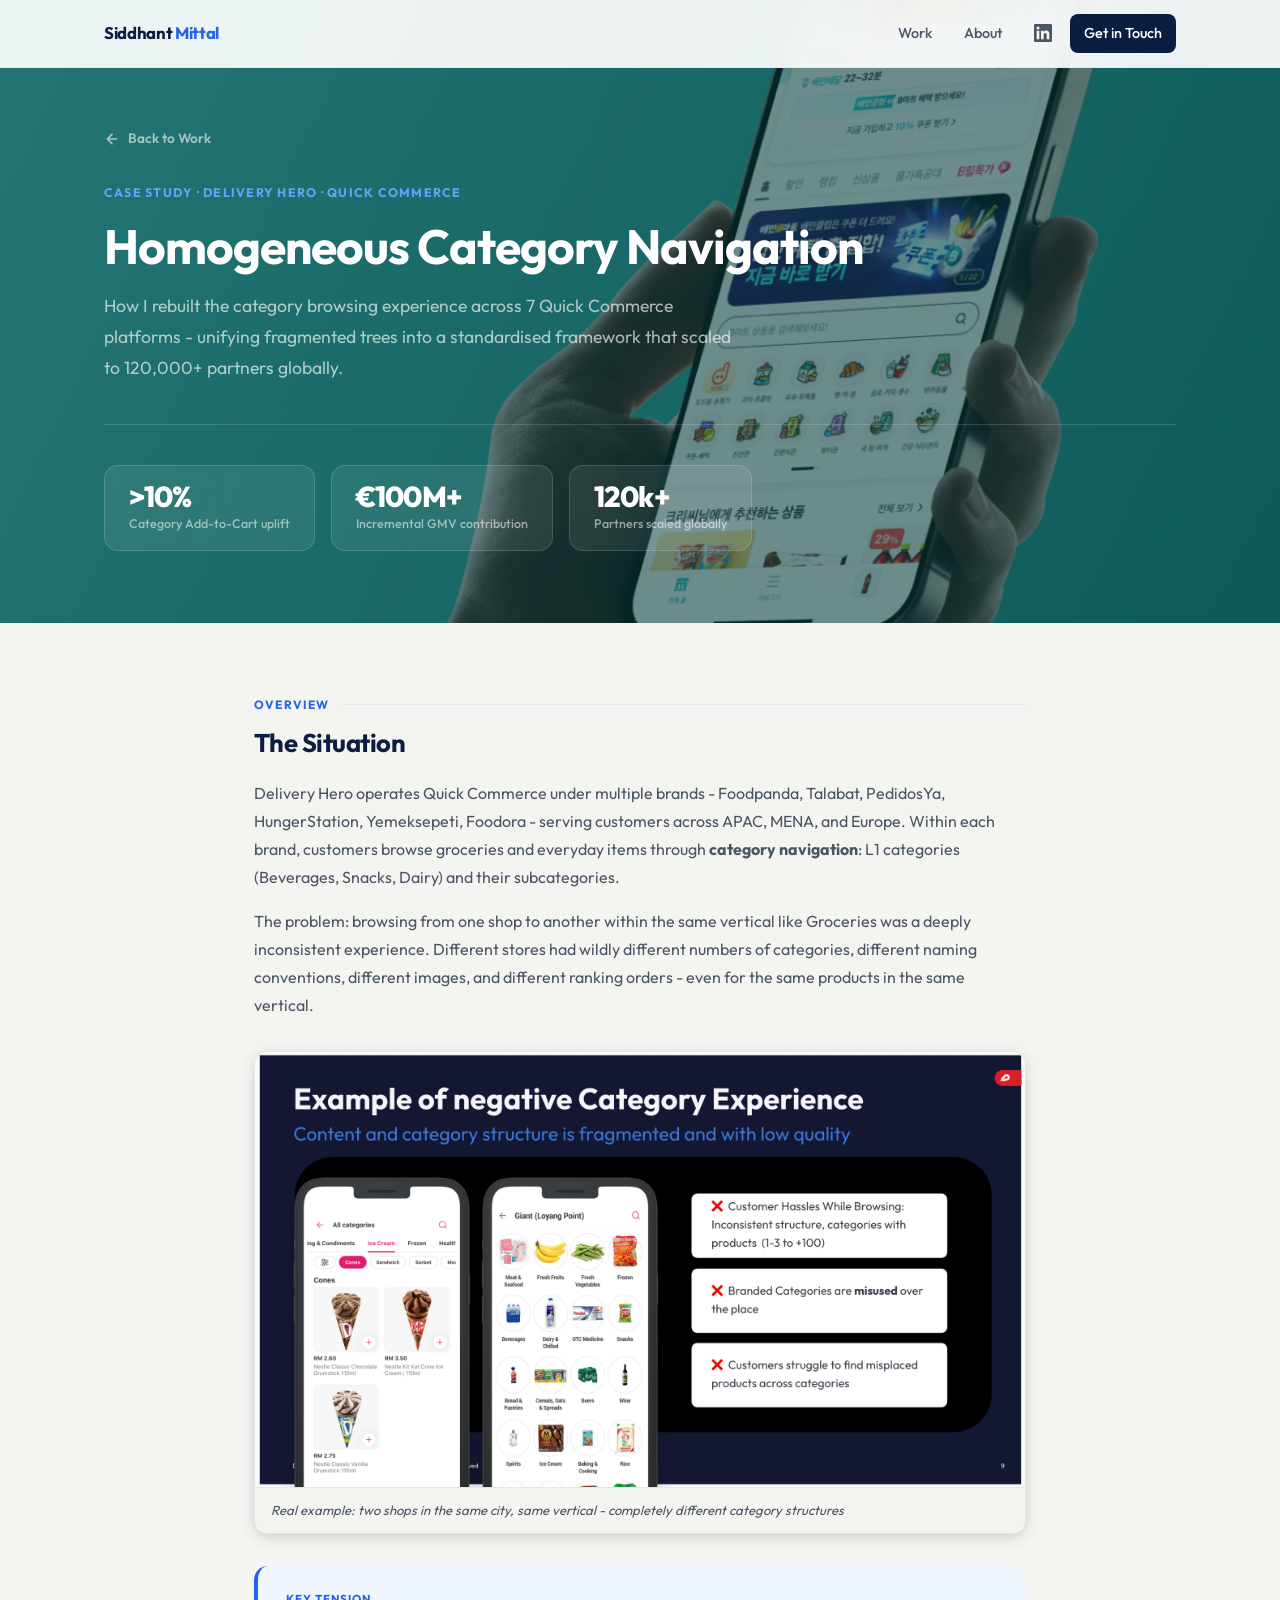
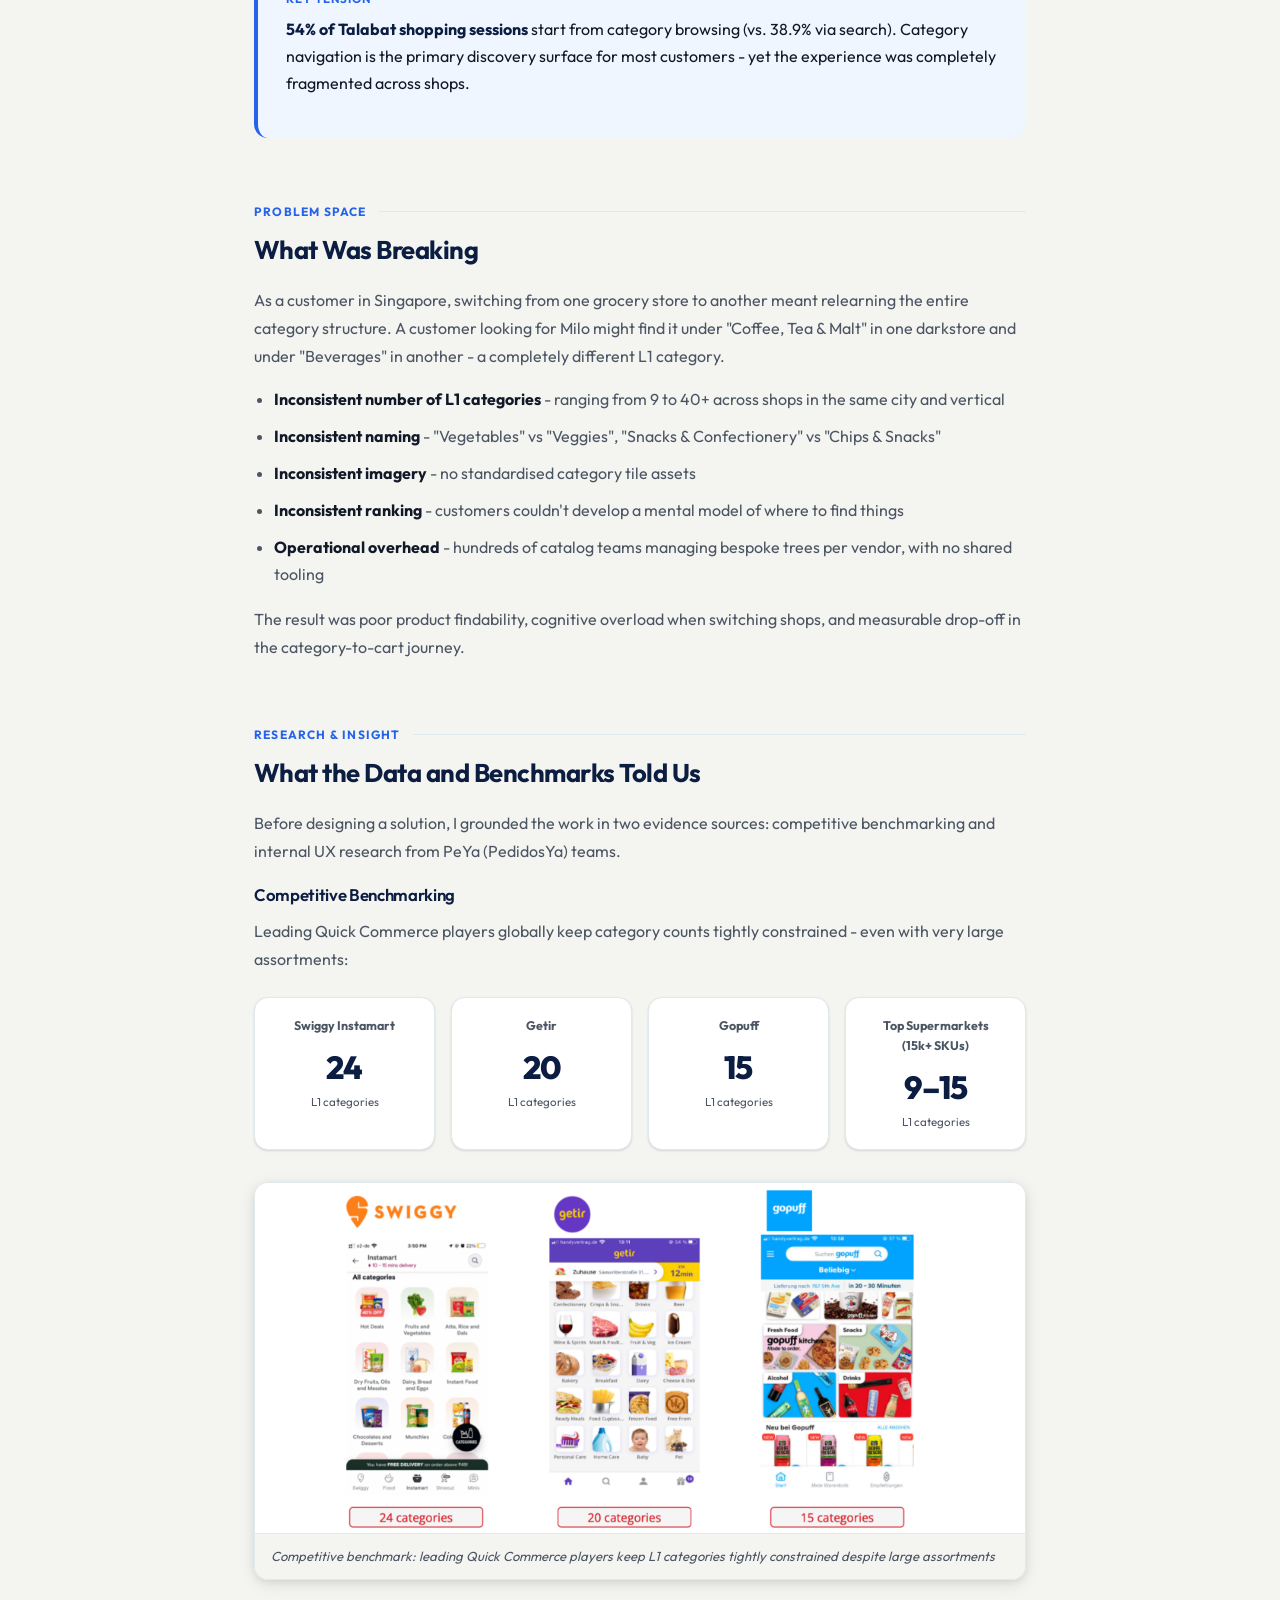
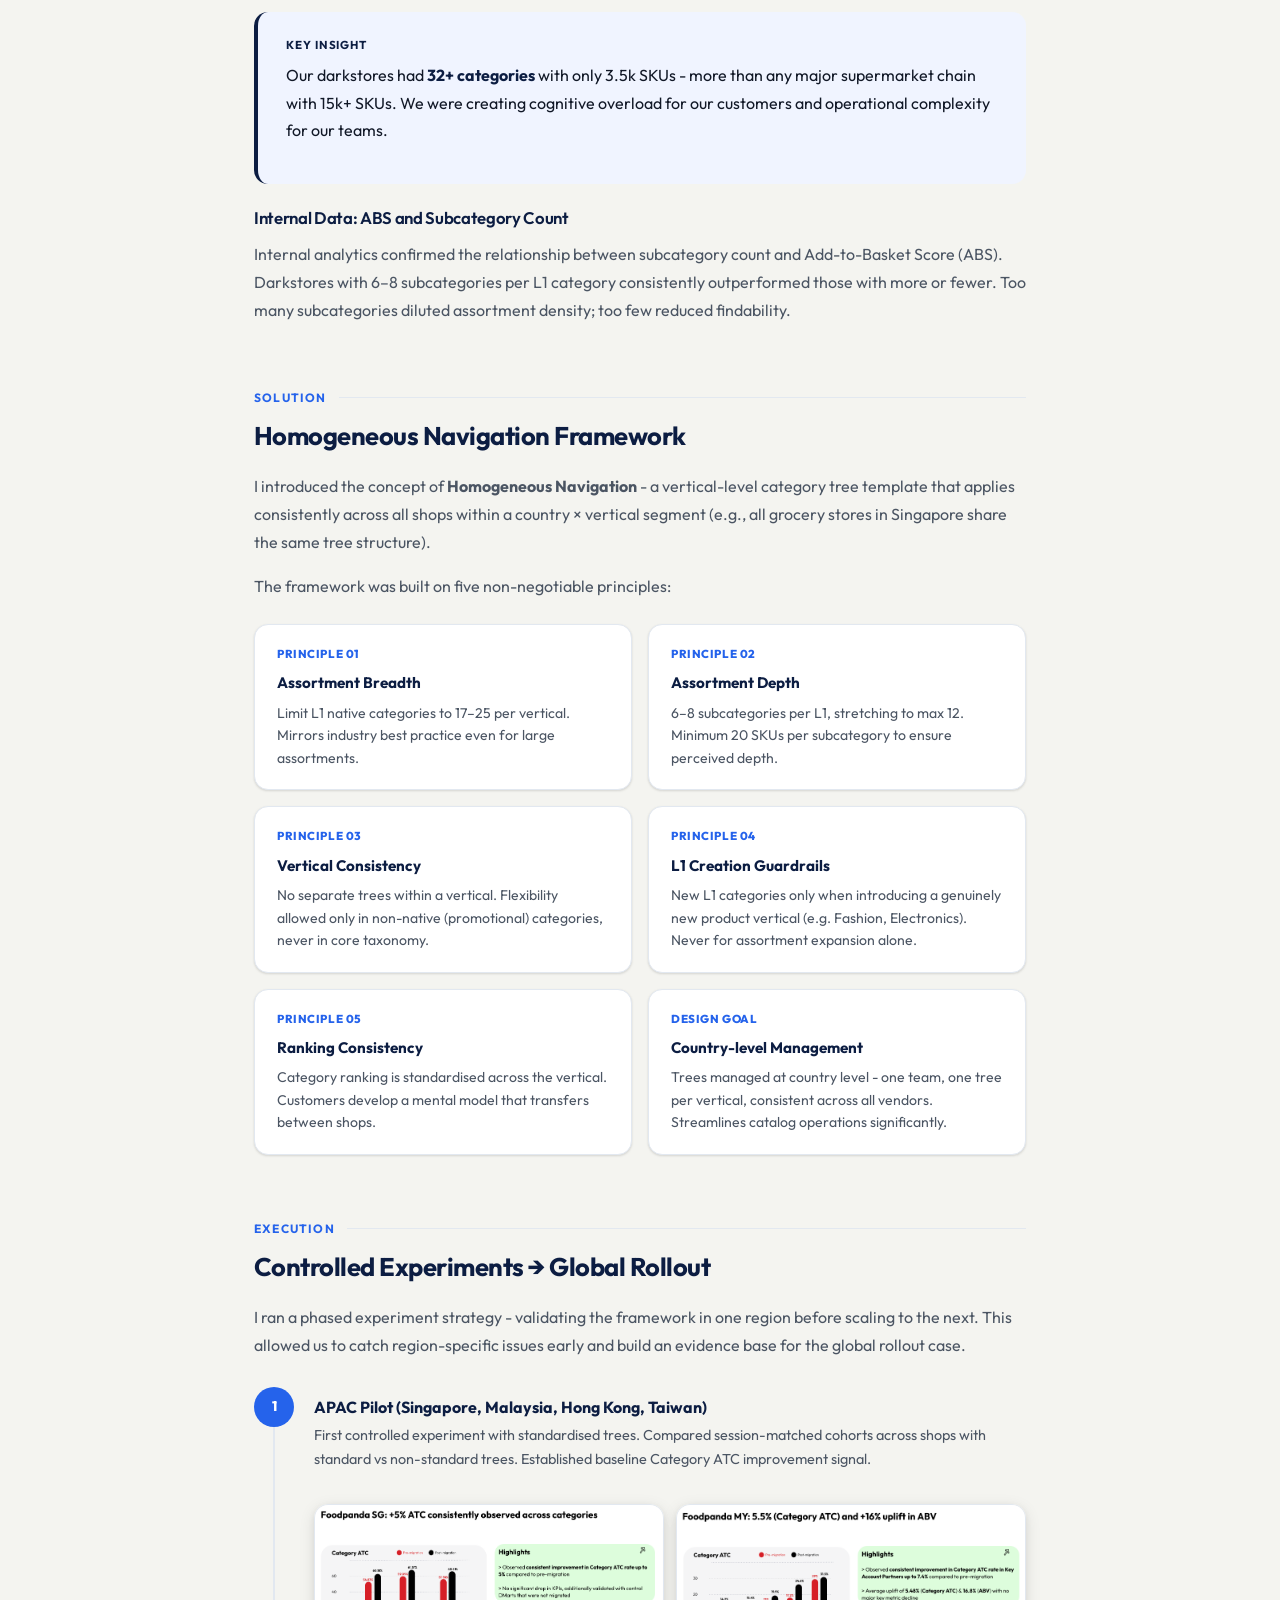
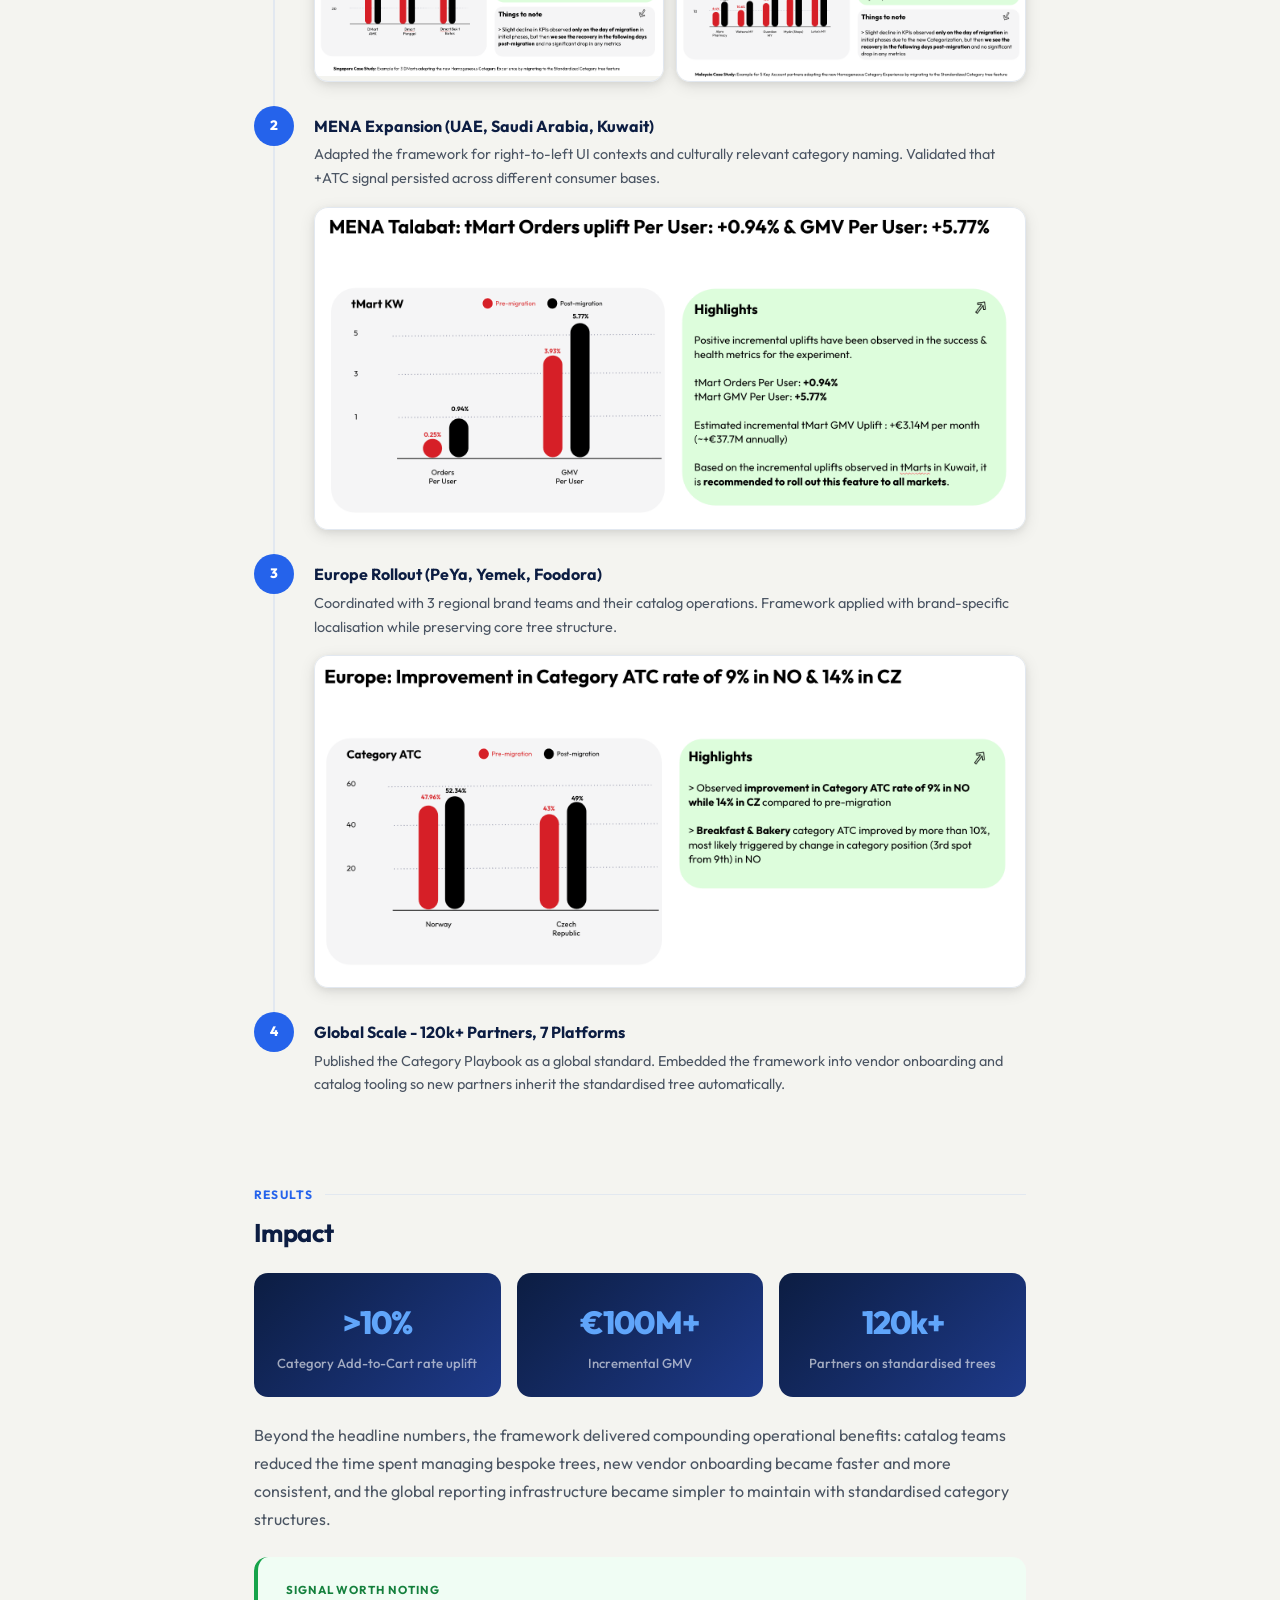
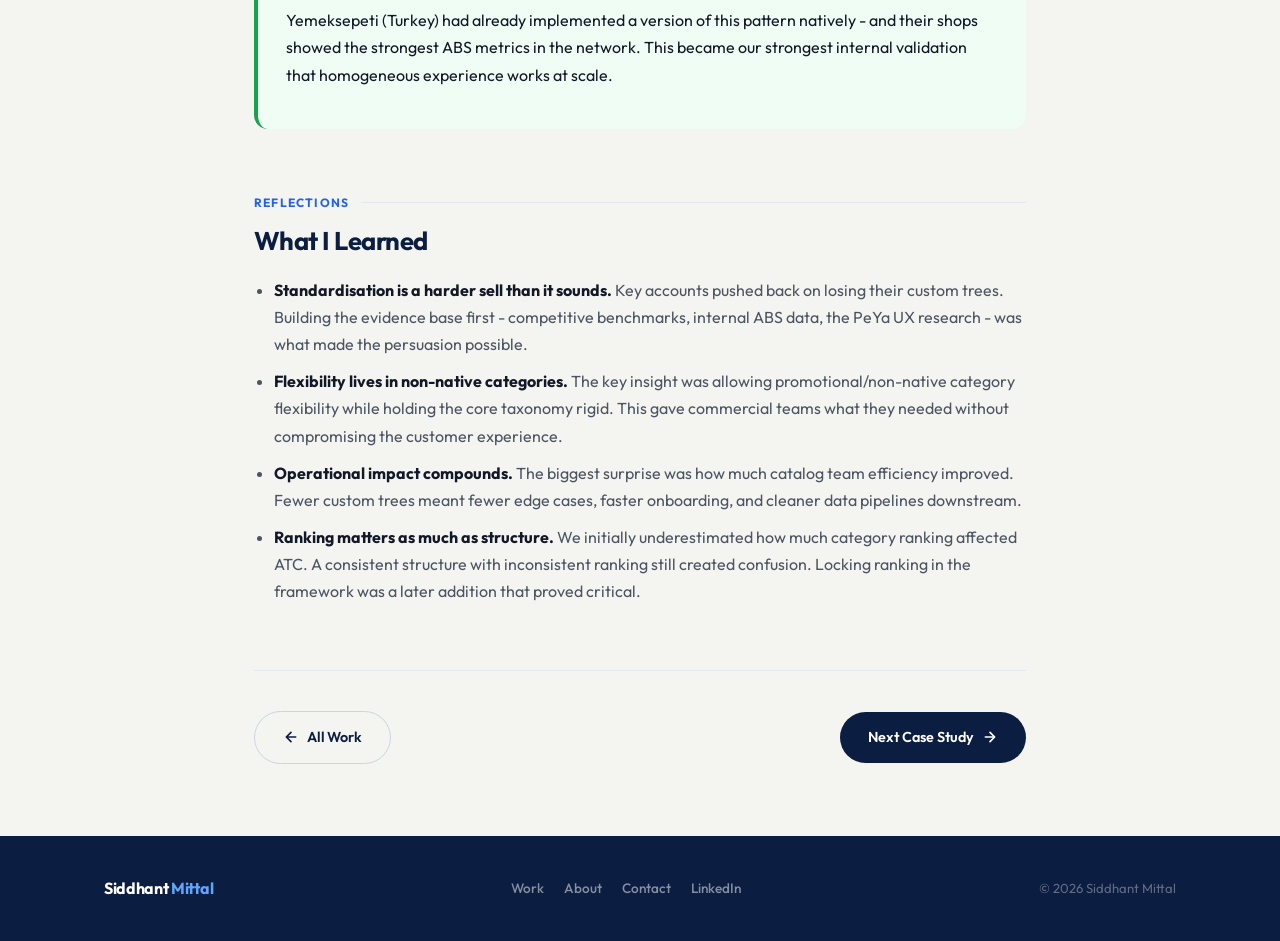
<file: case-study-1.html>
<!DOCTYPE html>
<html lang="en">
<head>
  <meta charset="UTF-8">
  <!-- Google Analytics -->
  <script async src="https://www.googletagmanager.com/gtag/js?id=G-J3C8EJWRNL"></script>
  <script>
    window.dataLayer = window.dataLayer || [];
    function gtag(){dataLayer.push(arguments);}
    gtag('js', new Date());
    gtag('config', 'G-J3C8EJWRNL');
  </script>
  <meta name="viewport" content="width=device-width, initial-scale=1.0">
  <!-- EDIT: Update title and description -->
  <title>Homogeneous Category Navigation · Siddhant Mittal</title>
  <meta name="description" content="How I standardised Quick Commerce category navigation across 7 platforms, delivering >10% Category Add-to-Cart and €100M+ incremental GMV.">
  <!-- Favicon -->
  <link rel="icon" type="image/svg+xml" href="favicon.svg">

  <!-- Open Graph -->
  <meta property="og:type"        content="article">
  <meta property="og:title"       content="Homogeneous Category Navigation · Siddhant Mittal">
  <meta property="og:description" content="How I standardised Quick Commerce category navigation across 7 platforms - >10% Category Add-to-Cart and €100M+ incremental GMV.">
  <meta property="og:image"       content="IMG_1647.jpeg">

  <!-- Twitter Card -->
  <meta name="twitter:card"        content="summary_large_image">
  <meta name="twitter:title"       content="Homogeneous Category Navigation · Siddhant Mittal">
  <meta name="twitter:description" content="How I standardised Quick Commerce category navigation across 7 platforms - >10% Category Add-to-Cart and €100M+ incremental GMV.">
  <meta name="twitter:image"       content="IMG_1647.jpeg">

  <link rel="preconnect" href="https://fonts.googleapis.com">
  <link rel="preconnect" href="https://fonts.gstatic.com" crossorigin>
  <link href="https://fonts.googleapis.com/css2?family=Outfit:wght@400;500;600;700;800&display=swap" rel="stylesheet">
  <link rel="stylesheet" href="styles.css?v=2">
</head>
<body>

  <!-- ── NAVIGATION ───────────────────────────────────────── -->
  <nav class="nav" role="navigation" aria-label="Main navigation">
    <div class="nav__inner">
      <a href="index.html" class="nav__logo">
        <span class="nav__logo-name">Siddhant <span>Mittal</span></span>
      </a>
      <div class="nav__links">
        <a href="index.html#work">Work</a>

        <a href="about.html">About</a>
        <a href="https://www.linkedin.com/in/siddhant-mittal-5813b082/" target="_blank" rel="noopener noreferrer" class="nav__linkedin" aria-label="LinkedIn"><svg viewBox="0 0 24 24" fill="currentColor" aria-hidden="true"><path d="M20.447 20.452h-3.554v-5.569c0-1.328-.027-3.037-1.852-3.037-1.853 0-2.136 1.445-2.136 2.939v5.667H9.351V9h3.414v1.561h.046c.477-.9 1.637-1.85 3.37-1.85 3.601 0 4.267 2.37 4.267 5.455v6.286zM5.337 7.433a2.062 2.062 0 01-2.063-2.065 2.064 2.064 0 112.063 2.065zm1.782 13.019H3.555V9h3.564v11.452zM22.225 0H1.771C.792 0 0 .774 0 1.729v20.542C0 23.227.792 24 1.771 24h20.451C23.2 24 24 23.227 24 22.271V1.729C24 .774 23.2 0 22.222 0h.003z"/></svg></a>
        <a href="contact.html" class="nav__cta">Get in Touch</a>
      </div>
      <button class="nav__hamburger" aria-label="Toggle menu" aria-expanded="false">
        <span></span><span></span><span></span>
      </button>
    </div>
  </nav>

  <!-- ── CASE STUDY HERO ───────────────────────────────────── -->
  <!-- EDIT: Update title, subtitle, role, dates, and the three metrics -->
  <header class="cs-hero" role="banner" style="position:relative; overflow:hidden;">
    <img src="nav_backdrop.png" aria-hidden="true" style="position:absolute; inset:0; width:100%; height:100%; object-fit:cover; object-position:center center; opacity:1; pointer-events:none;">
    <!-- Dark overlay so text stays readable -->
    <div aria-hidden="true" style="position:absolute; inset:0; background:rgba(8,60,60,0.55); pointer-events:none; z-index:0;"></div>
    <div class="cs-hero__inner" style="position:relative; z-index:1;">
      <a href="index.html" class="cs-hero__back" aria-label="Back to homepage">
        <svg viewBox="0 0 24 24" fill="none" stroke="currentColor" stroke-width="2.5" stroke-linecap="round" stroke-linejoin="round" aria-hidden="true"><path d="M19 12H5M12 19l-7-7 7-7"/></svg>
        Back to Work
      </a>
      <p class="cs-hero__label">Case Study · Delivery Hero · Quick Commerce</p>
      <h1 class="cs-hero__title">Homogeneous Category Navigation</h1>
      <p class="cs-hero__subtitle">
        How I rebuilt the category browsing experience across 7 Quick Commerce platforms - unifying fragmented trees into a standardised framework that scaled to 120,000+ partners globally.
      </p>
      <div class="cs-metrics" aria-label="Key outcomes">
        <div class="cs-metric">
          <div class="cs-metric__value">>10%</div>
          <div class="cs-metric__label">Category Add-to-Cart uplift</div>
        </div>
        <div class="cs-metric">
          <div class="cs-metric__value">€100M+</div>
          <div class="cs-metric__label">Incremental GMV contribution</div>
        </div>
        <div class="cs-metric">
          <div class="cs-metric__value">120k+</div>
          <div class="cs-metric__label">Partners scaled globally</div>
        </div>
      </div>
    </div>
  </header>

  <!-- ── CASE STUDY BODY ───────────────────────────────────── -->
  <!-- EDIT: Edit or add sections below. Each section uses class="cs-section" -->
  <!-- To add a section: copy one <section class="cs-section"> block and change the content -->
  <main class="cs-body" id="main-content">

    <!-- SECTION: Overview -->
    <section class="cs-section fade-up" aria-labelledby="overview-heading">
      <div class="cs-section__label">Overview</div>
      <h2 id="overview-heading">The Situation</h2>
      <p>
        Delivery Hero operates Quick Commerce under multiple brands - Foodpanda, Talabat, PedidosYa, HungerStation, Yemeksepeti, Foodora - serving customers across APAC, MENA, and Europe. Within each brand, customers browse groceries and everyday items through <strong>category navigation</strong>: L1 categories (Beverages, Snacks, Dairy) and their subcategories.
      </p>
      <p>
        The problem: browsing from one shop to another within the same vertical like Groceries was a deeply inconsistent experience. Different stores had wildly different numbers of categories, different naming conventions, different images, and different ranking orders - even for the same products in the same vertical.
      </p>
      <figure class="cs-figure fade-up">
        <img src="case_study_1.png" alt="Example of negative Category Experience - fragmented category structure across shops" class="cs-figure__img">
        <figcaption class="cs-figure__caption">Real example: two shops in the same city, same vertical - completely different category structures</figcaption>
      </figure>
      <div class="callout callout--blue">
        <div class="callout__label">Key tension</div>
        <p class="callout__text">
          <strong>54% of Talabat shopping sessions</strong> start from category browsing (vs. 38.9% via search). Category navigation is the primary discovery surface for most customers - yet the experience was completely fragmented across shops.
        </p>
      </div>
    </section>

    <!-- SECTION: Problem -->
    <section class="cs-section fade-up" aria-labelledby="problem-heading">
      <div class="cs-section__label">Problem Space</div>
      <h2 id="problem-heading">What Was Breaking</h2>
      <p>
        As a customer in Singapore, switching from one grocery store to another meant relearning the entire category structure. A customer looking for Milo might find it under "Coffee, Tea &amp; Malt" in one darkstore and under "Beverages" in another - a completely different L1 category.
      </p>
      <ul>
        <li><strong>Inconsistent number of L1 categories</strong> - ranging from 9 to 40+ across shops in the same city and vertical</li>
        <li><strong>Inconsistent naming</strong> - "Vegetables" vs "Veggies", "Snacks &amp; Confectionery" vs "Chips &amp; Snacks"</li>
        <li><strong>Inconsistent imagery</strong> - no standardised category tile assets</li>
        <li><strong>Inconsistent ranking</strong> - customers couldn't develop a mental model of where to find things</li>
        <li><strong>Operational overhead</strong> - hundreds of catalog teams managing bespoke trees per vendor, with no shared tooling</li>
      </ul>
      <p>
        The result was poor product findability, cognitive overload when switching shops, and measurable drop-off in the category-to-cart journey.
      </p>
    </section>

    <!-- SECTION: Research & Insight -->
    <section class="cs-section fade-up" aria-labelledby="research-heading">
      <div class="cs-section__label">Research &amp; Insight</div>
      <h2 id="research-heading">What the Data and Benchmarks Told Us</h2>
      <p>
        Before designing a solution, I grounded the work in two evidence sources: competitive benchmarking and internal UX research from PeYa (PedidosYa) teams.
      </p>
      <h4 style="margin: 20px 0 12px; color: var(--navy);">Competitive Benchmarking</h4>
      <p>Leading Quick Commerce players globally keep category counts tightly constrained - even with very large assortments:</p>
      <div class="benchmark-row">
        <div class="benchmark-item">
          <div class="benchmark-item__brand">Swiggy Instamart</div>
          <div class="benchmark-item__number">24</div>
          <div class="benchmark-item__label">L1 categories</div>
        </div>
        <div class="benchmark-item">
          <div class="benchmark-item__brand">Getir</div>
          <div class="benchmark-item__number">20</div>
          <div class="benchmark-item__label">L1 categories</div>
        </div>
        <div class="benchmark-item">
          <div class="benchmark-item__brand">Gopuff</div>
          <div class="benchmark-item__number">15</div>
          <div class="benchmark-item__label">L1 categories</div>
        </div>
        <div class="benchmark-item">
          <div class="benchmark-item__brand">Top Supermarkets<br>(15k+ SKUs)</div>
          <div class="benchmark-item__number">9–15</div>
          <div class="benchmark-item__label">L1 categories</div>
        </div>
      </div>
      <figure class="cs-figure fade-up">
        <img src="benchmark_phones.png" alt="Competitive benchmark: Swiggy 24 categories, Getir 20, Gopuff 15" class="cs-figure__img">
        <figcaption class="cs-figure__caption">Competitive benchmark: leading Quick Commerce players keep L1 categories tightly constrained despite large assortments</figcaption>
      </figure>
      <div class="callout callout--navy">
        <div class="callout__label">Key insight</div>
        <p class="callout__text">
          Our darkstores had <strong>32+ categories</strong> with only 3.5k SKUs - more than any major supermarket chain with 15k+ SKUs. We were creating cognitive overload for our customers and operational complexity for our teams.
        </p>
      </div>
      <h4 style="margin: 24px 0 12px; color: var(--navy);">Internal Data: ABS and Subcategory Count</h4>
      <p>
        Internal analytics confirmed the relationship between subcategory count and Add-to-Basket Score (ABS). Darkstores with 6–8 subcategories per L1 category consistently outperformed those with more or fewer. Too many subcategories diluted assortment density; too few reduced findability.
      </p>
    </section>

    <!-- SECTION: Solution Framework -->
    <section class="cs-section fade-up" aria-labelledby="solution-heading">
      <div class="cs-section__label">Solution</div>
      <h2 id="solution-heading">Homogeneous Navigation Framework</h2>
      <p>
        I introduced the concept of <strong>Homogeneous Navigation</strong> - a vertical-level category tree template that applies consistently across all shops within a country × vertical segment (e.g., all grocery stores in Singapore share the same tree structure).
      </p>
      <p>
        The framework was built on five non-negotiable principles:
      </p>
      <div class="principles-grid">
        <div class="principle-card">
          <div class="principle-card__number">Principle 01</div>
          <div class="principle-card__title">Assortment Breadth</div>
          <div class="principle-card__desc">Limit L1 native categories to 17–25 per vertical. Mirrors industry best practice even for large assortments.</div>
        </div>
        <div class="principle-card">
          <div class="principle-card__number">Principle 02</div>
          <div class="principle-card__title">Assortment Depth</div>
          <div class="principle-card__desc">6–8 subcategories per L1, stretching to max 12. Minimum 20 SKUs per subcategory to ensure perceived depth.</div>
        </div>
        <div class="principle-card">
          <div class="principle-card__number">Principle 03</div>
          <div class="principle-card__title">Vertical Consistency</div>
          <div class="principle-card__desc">No separate trees within a vertical. Flexibility allowed only in non-native (promotional) categories, never in core taxonomy.</div>
        </div>
        <div class="principle-card">
          <div class="principle-card__number">Principle 04</div>
          <div class="principle-card__title">L1 Creation Guardrails</div>
          <div class="principle-card__desc">New L1 categories only when introducing a genuinely new product vertical (e.g. Fashion, Electronics). Never for assortment expansion alone.</div>
        </div>
        <div class="principle-card">
          <div class="principle-card__number">Principle 05</div>
          <div class="principle-card__title">Ranking Consistency</div>
          <div class="principle-card__desc">Category ranking is standardised across the vertical. Customers develop a mental model that transfers between shops.</div>
        </div>
        <div class="principle-card">
          <div class="principle-card__number">Design goal</div>
          <div class="principle-card__title">Country-level Management</div>
          <div class="principle-card__desc">Trees managed at country level - one team, one tree per vertical, consistent across all vendors. Streamlines catalog operations significantly.</div>
        </div>
      </div>
    </section>

    <!-- SECTION: Execution -->
    <section class="cs-section fade-up" aria-labelledby="execution-heading">
      <div class="cs-section__label">Execution</div>
      <h2 id="execution-heading">Controlled Experiments → Global Rollout</h2>
      <p>
        I ran a phased experiment strategy - validating the framework in one region before scaling to the next. This allowed us to catch region-specific issues early and build an evidence base for the global rollout case.
      </p>
      <div class="flow">
        <div class="flow-step">
          <div class="flow-step__number">1</div>
          <div class="flow-step__content">
            <div class="flow-step__title">APAC Pilot (Singapore, Malaysia, Hong Kong, Taiwan)</div>
            <div class="flow-step__desc">First controlled experiment with standardised trees. Compared session-matched cohorts across shops with standard vs non-standard trees. Established baseline Category ATC improvement signal.</div>
            <div class="flow-step__figures">
              <figure class="cs-figure cs-figure--inline">
                <img src="foodpanda_sg.png" alt="Foodpanda SG: +5% ATC" class="cs-figure__img">
              </figure>
              <figure class="cs-figure cs-figure--inline">
                <img src="foodpanda_my.png" alt="Foodpanda MY: +5.5% ATC, +16% ABV" class="cs-figure__img">
              </figure>
            </div>
          </div>
        </div>
        <div class="flow-step">
          <div class="flow-step__number">2</div>
          <div class="flow-step__content">
            <div class="flow-step__title">MENA Expansion (UAE, Saudi Arabia, Kuwait)</div>
            <div class="flow-step__desc">Adapted the framework for right-to-left UI contexts and culturally relevant category naming. Validated that +ATC signal persisted across different consumer bases.</div>
            <figure class="cs-figure cs-figure--inline">
              <img src="mena_talabat.png" alt="MENA Talabat rollout results" class="cs-figure__img">
            </figure>
          </div>
        </div>
        <div class="flow-step">
          <div class="flow-step__number">3</div>
          <div class="flow-step__content">
            <div class="flow-step__title">Europe Rollout (PeYa, Yemek, Foodora)</div>
            <div class="flow-step__desc">Coordinated with 3 regional brand teams and their catalog operations. Framework applied with brand-specific localisation while preserving core tree structure.</div>
            <figure class="cs-figure cs-figure--inline">
              <img src="europe.png" alt="Europe rollout results" class="cs-figure__img">
            </figure>
          </div>
        </div>
        <div class="flow-step">
          <div class="flow-step__number">4</div>
          <div class="flow-step__content">
            <div class="flow-step__title">Global Scale - 120k+ Partners, 7 Platforms</div>
            <div class="flow-step__desc">Published the Category Playbook as a global standard. Embedded the framework into vendor onboarding and catalog tooling so new partners inherit the standardised tree automatically.</div>
          </div>
        </div>
      </div>
    </section>

    <!-- SECTION: Results -->
    <section class="cs-section fade-up" aria-labelledby="results-heading">
      <div class="cs-section__label">Results</div>
      <h2 id="results-heading">Impact</h2>
      <div class="impact-grid">
        <div class="impact-item">
          <div class="impact-item__value">>10%</div>
          <div class="impact-item__label">Category Add-to-Cart rate uplift</div>
        </div>
        <div class="impact-item">
          <div class="impact-item__value">€100M+</div>
          <div class="impact-item__label">Incremental GMV</div>
        </div>
        <div class="impact-item">
          <div class="impact-item__value">120k+</div>
          <div class="impact-item__label">Partners on standardised trees</div>
        </div>
      </div>
      <p style="margin-top: 24px;">
        Beyond the headline numbers, the framework delivered compounding operational benefits: catalog teams reduced the time spent managing bespoke trees, new vendor onboarding became faster and more consistent, and the global reporting infrastructure became simpler to maintain with standardised category structures.
      </p>
      <div class="callout callout--green">
        <div class="callout__label">Signal worth noting</div>
        <p class="callout__text">
          Yemeksepeti (Turkey) had already implemented a version of this pattern natively - and their shops showed the strongest ABS metrics in the network. This became our strongest internal validation that homogeneous experience works at scale.
        </p>
      </div>
    </section>

    <!-- SECTION: Learnings -->
    <section class="cs-section fade-up" aria-labelledby="learnings-heading">
      <div class="cs-section__label">Reflections</div>
      <h2 id="learnings-heading">What I Learned</h2>
      <ul>
        <li><strong>Standardisation is a harder sell than it sounds.</strong> Key accounts pushed back on losing their custom trees. Building the evidence base first - competitive benchmarks, internal ABS data, the PeYa UX research - was what made the persuasion possible.</li>
        <li><strong>Flexibility lives in non-native categories.</strong> The key insight was allowing promotional/non-native category flexibility while holding the core taxonomy rigid. This gave commercial teams what they needed without compromising the customer experience.</li>
        <li><strong>Operational impact compounds.</strong> The biggest surprise was how much catalog team efficiency improved. Fewer custom trees meant fewer edge cases, faster onboarding, and cleaner data pipelines downstream.</li>
        <li><strong>Ranking matters as much as structure.</strong> We initially underestimated how much category ranking affected ATC. A consistent structure with inconsistent ranking still created confusion. Locking ranking in the framework was a later addition that proved critical.</li>
      </ul>
    </section>

    <!-- Navigation between case studies -->
    <div style="display:flex; justify-content:space-between; align-items:center; padding-top:40px; border-top: 1px solid var(--border); margin-top: 24px;">
      <a href="index.html" class="btn btn--outline">
        <svg viewBox="0 0 24 24" fill="none" stroke="currentColor" stroke-width="2.5" stroke-linecap="round" stroke-linejoin="round" aria-hidden="true" style="width:16px;height:16px;"><path d="M19 12H5M12 19l-7-7 7-7"/></svg>
        All Work
      </a>
      <a href="case-study-2.html" class="btn btn--primary">
        Next Case Study
        <svg viewBox="0 0 24 24" fill="none" stroke="currentColor" stroke-width="2.5" stroke-linecap="round" stroke-linejoin="round" aria-hidden="true" style="width:16px;height:16px;"><path d="M5 12h14M12 5l7 7-7 7"/></svg>
      </a>
    </div>

  </main>

  <!-- ── FOOTER ────────────────────────────────────────────── -->
  <footer class="footer" role="contentinfo">
    <div class="footer__inner">
      <span class="footer__logo">Siddhant <span>Mittal</span></span>
      <div class="footer__links">
        <a href="index.html#work">Work</a>

        <a href="about.html">About</a>
        <a href="contact.html">Contact</a>
        <a href="https://www.linkedin.com/in/siddhant-mittal-5813b082/" target="_blank" rel="noopener noreferrer">LinkedIn</a>
      </div>
      <span class="footer__copy">© 2026 Siddhant Mittal</span>
    </div>
  </footer>

  <script src="data.js"></script>
  <script src="script.js"></script>
</body>
</html>
</file>
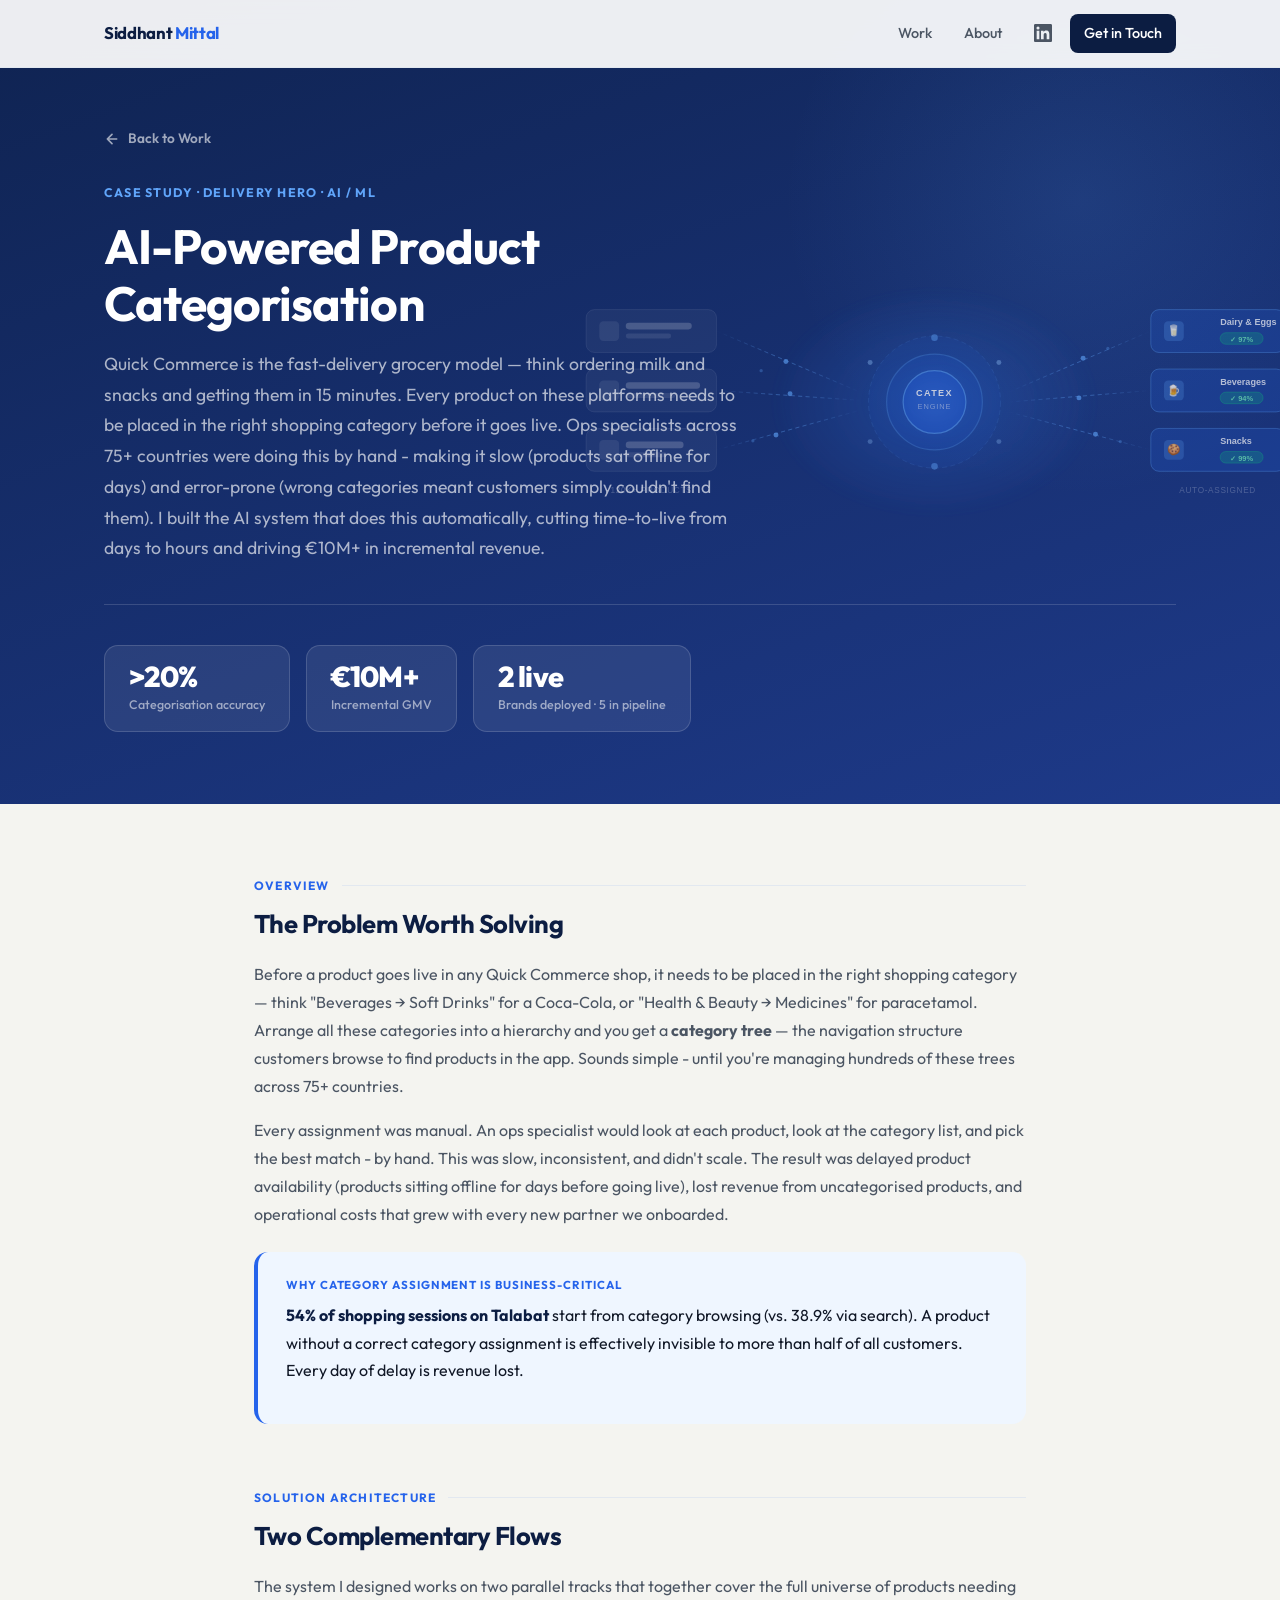
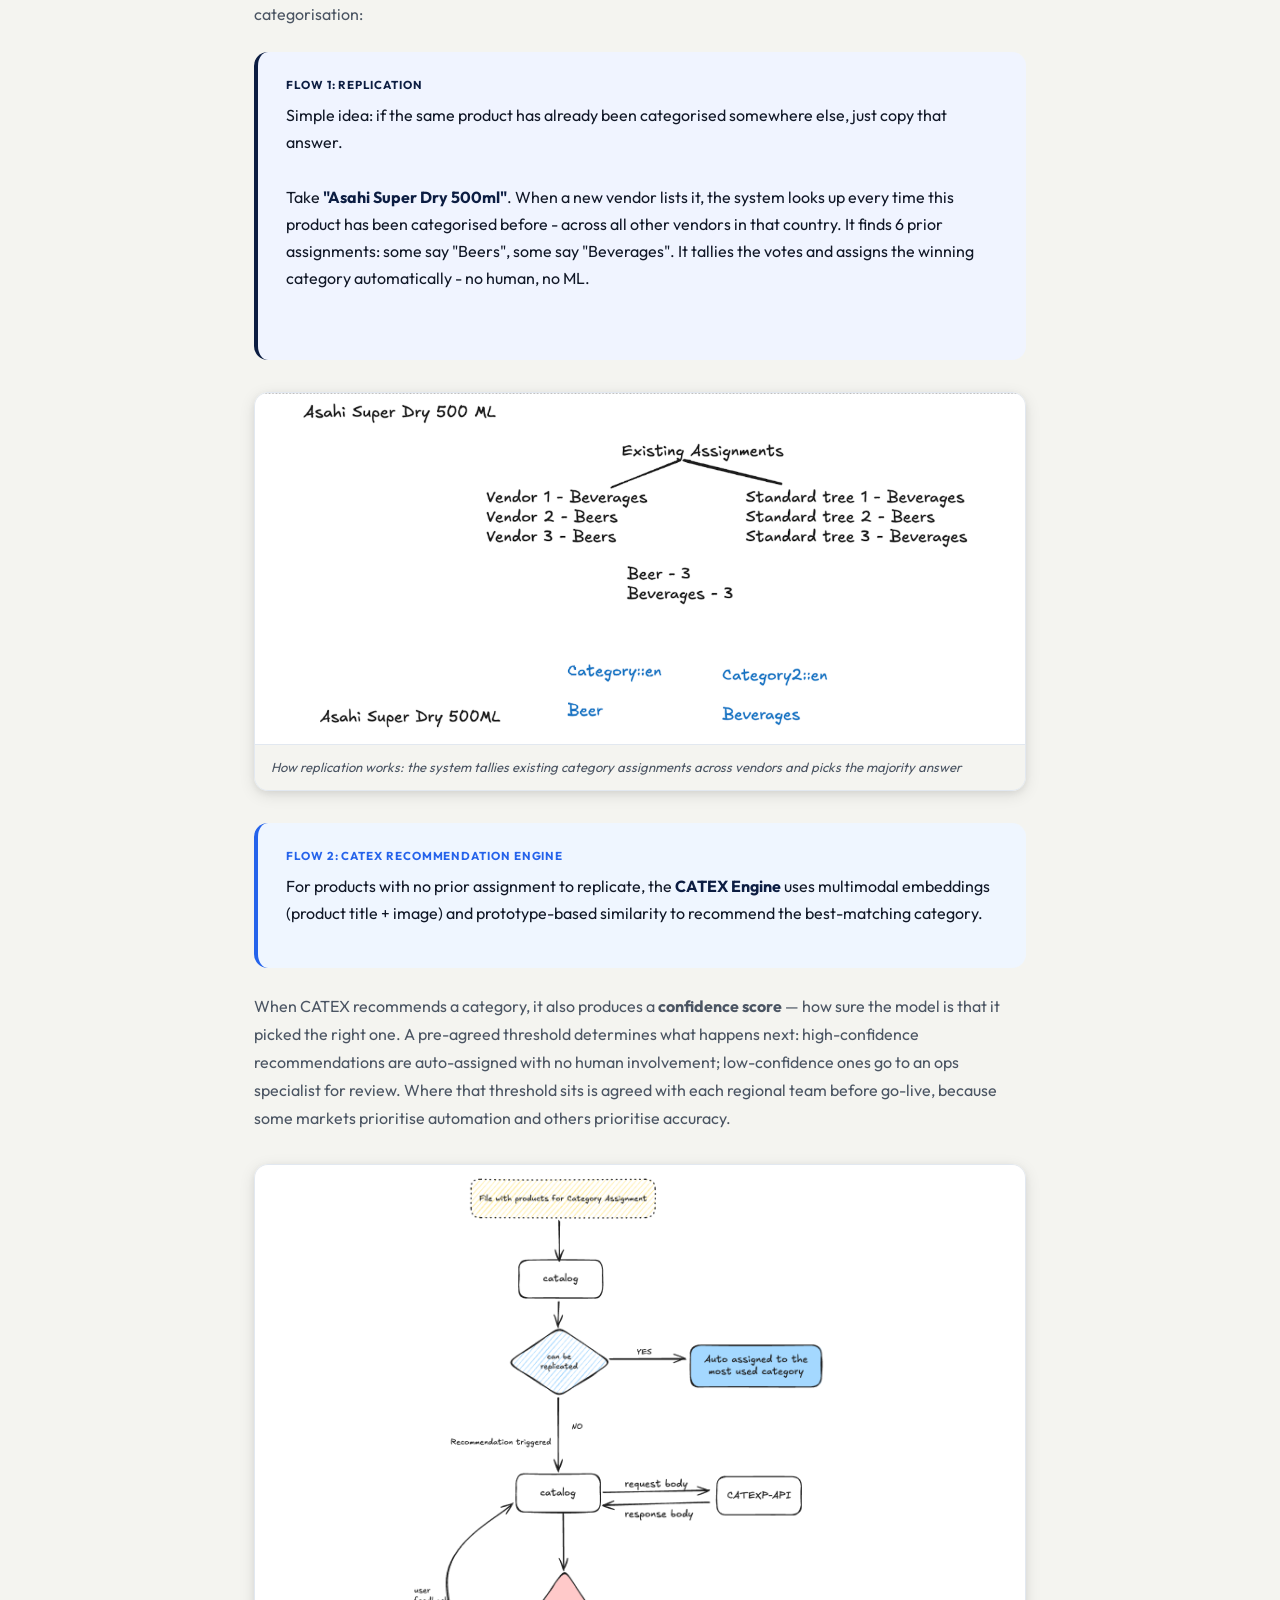
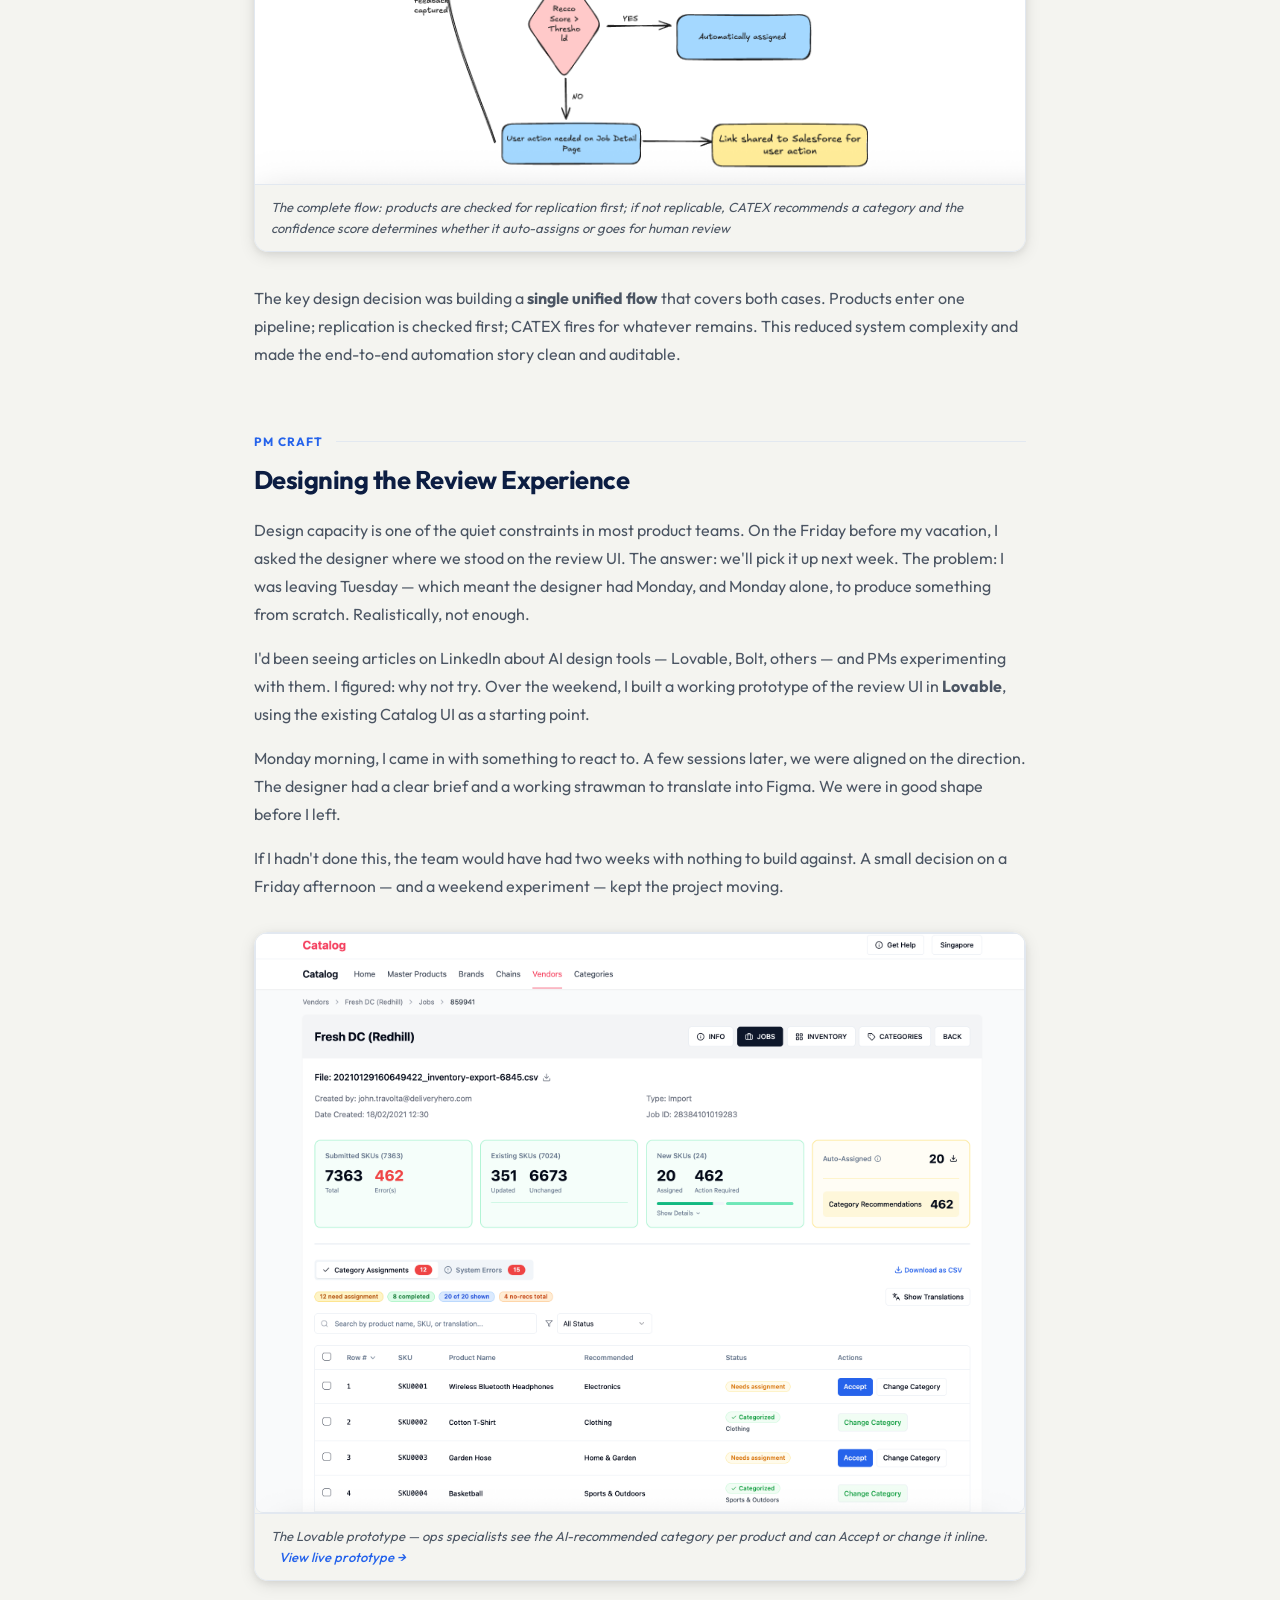
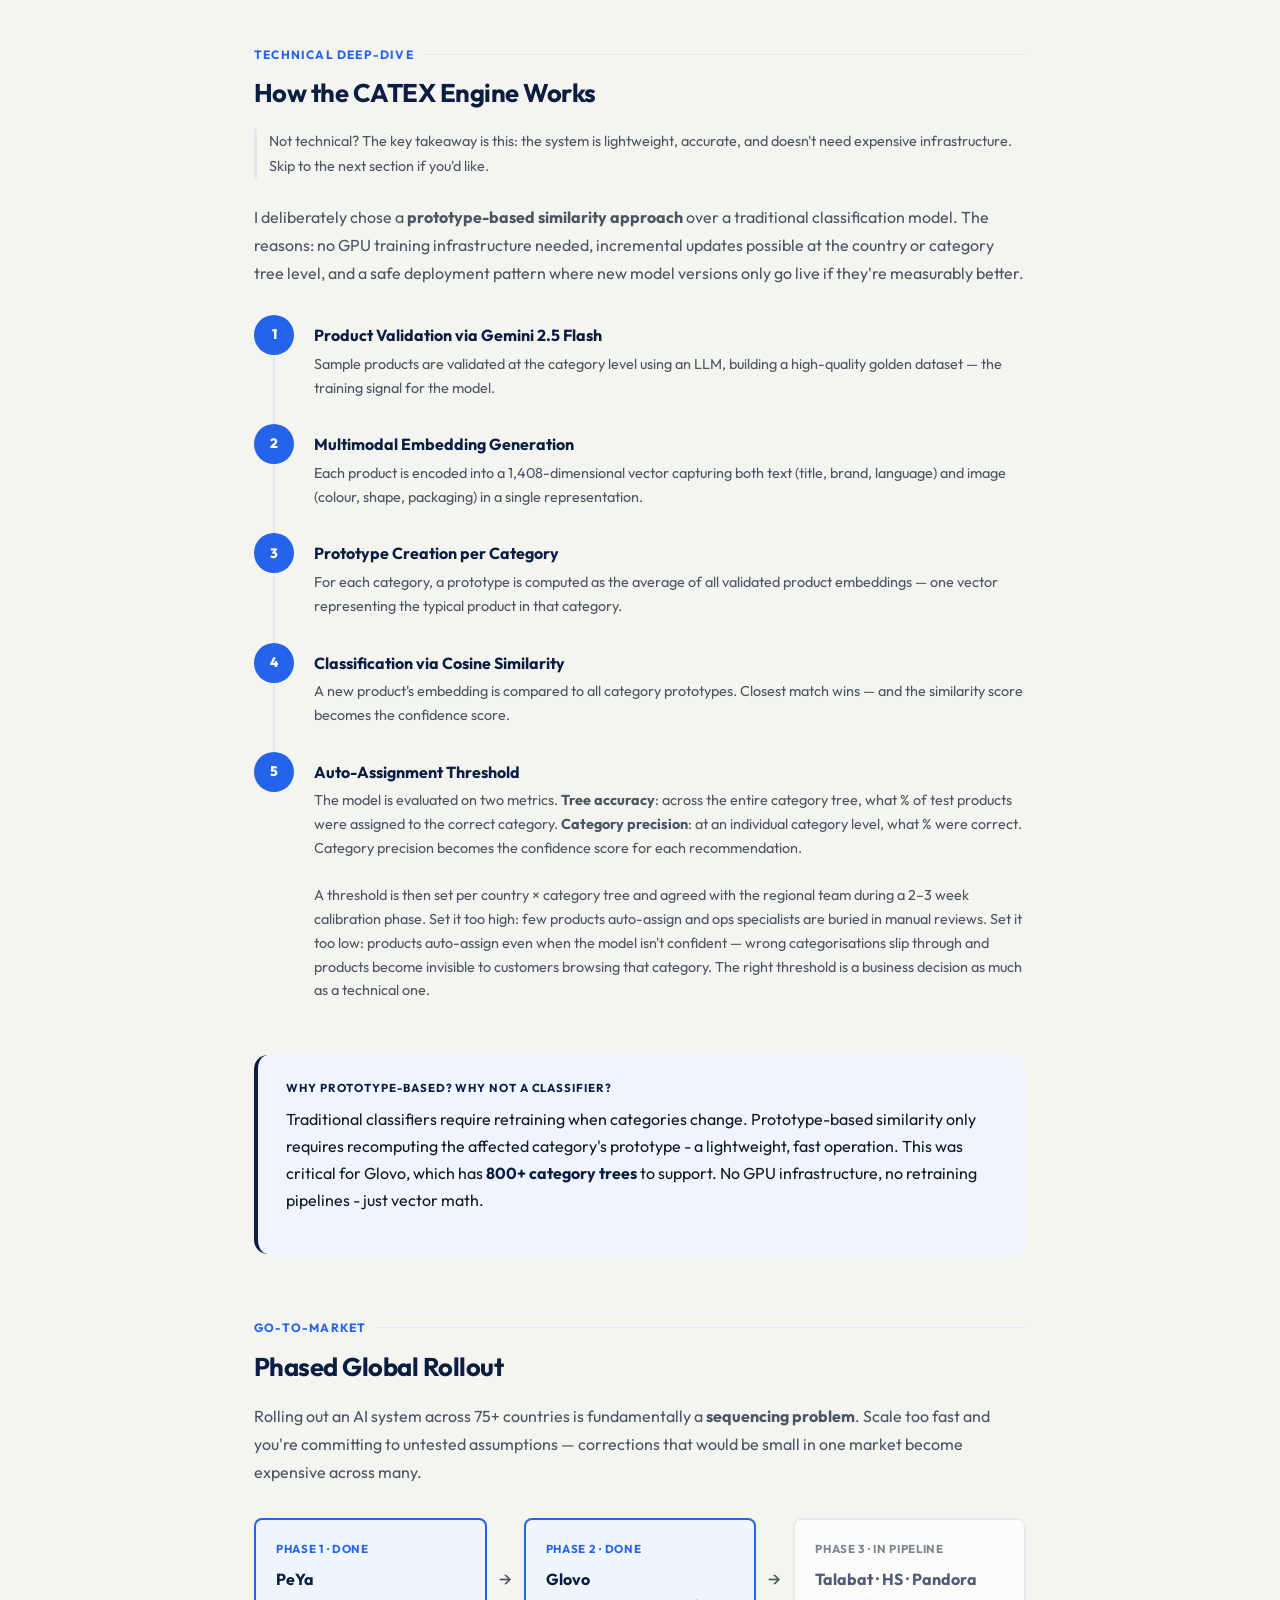
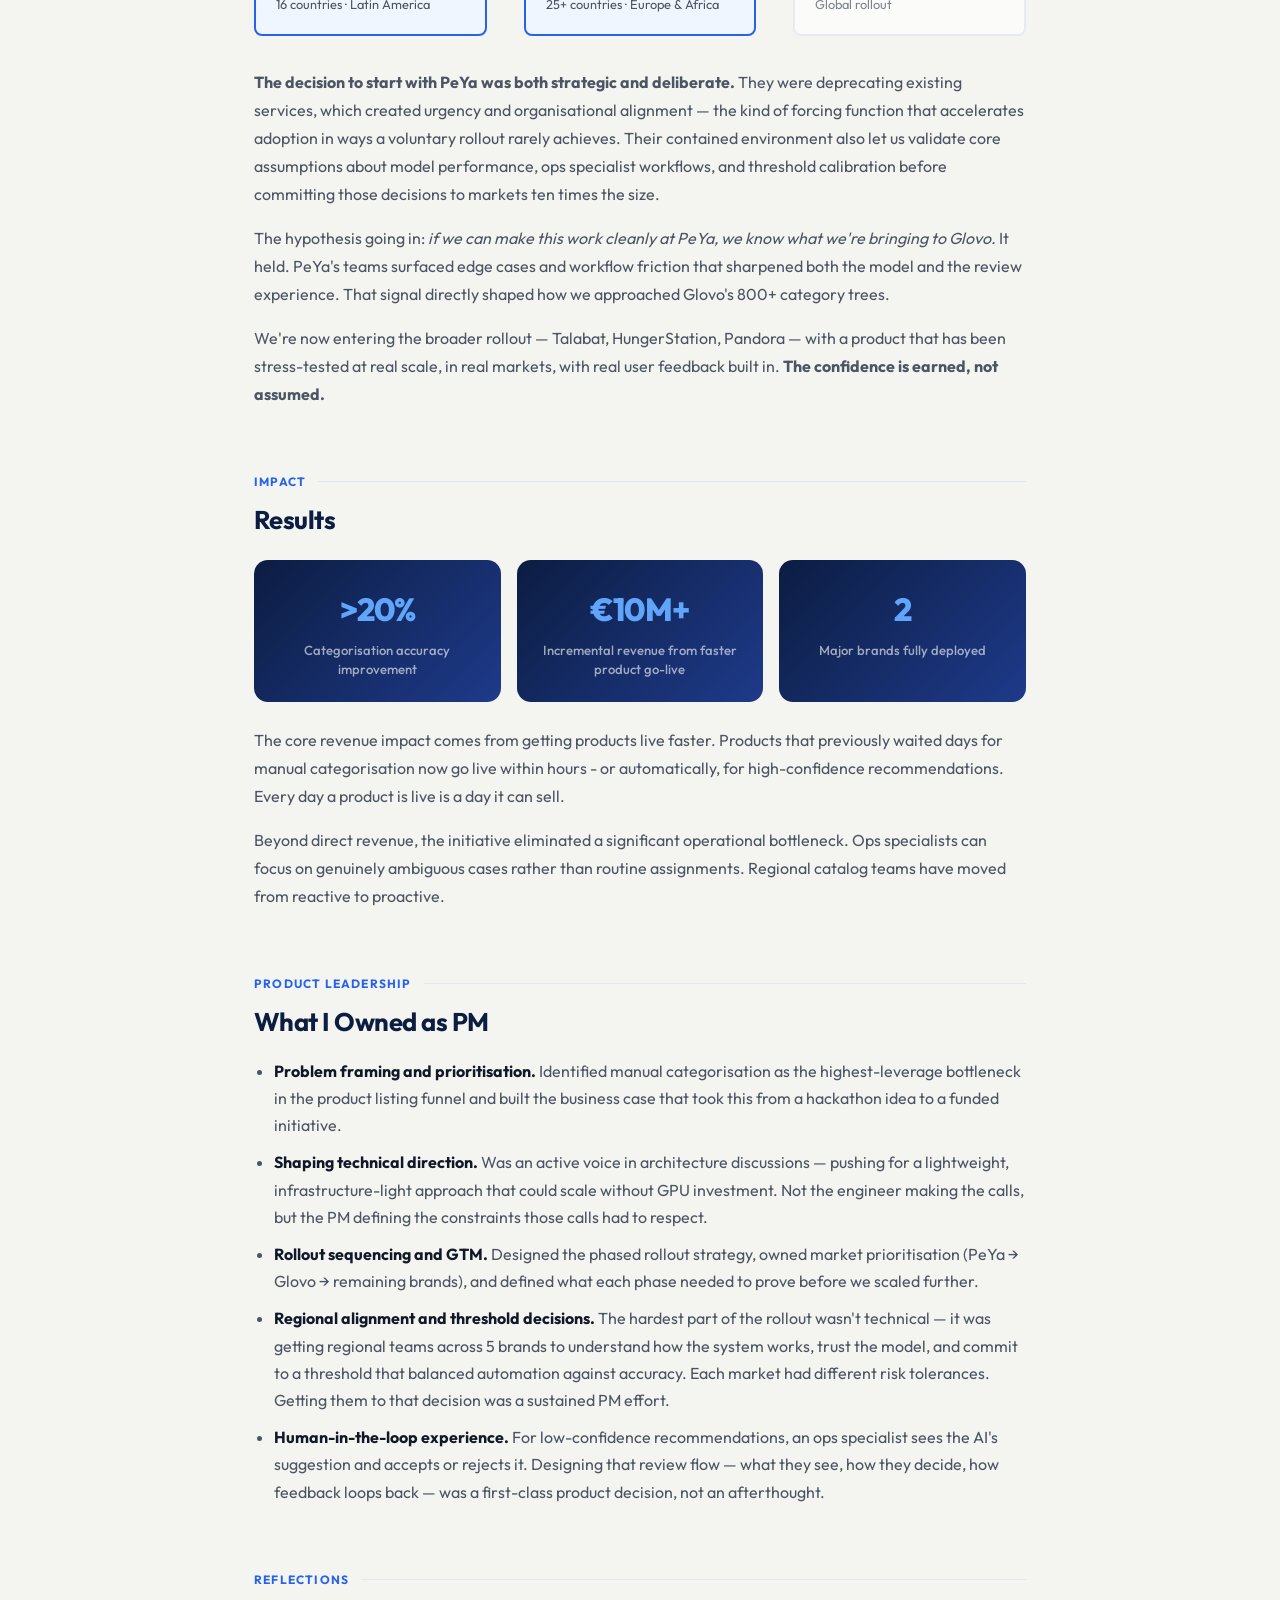
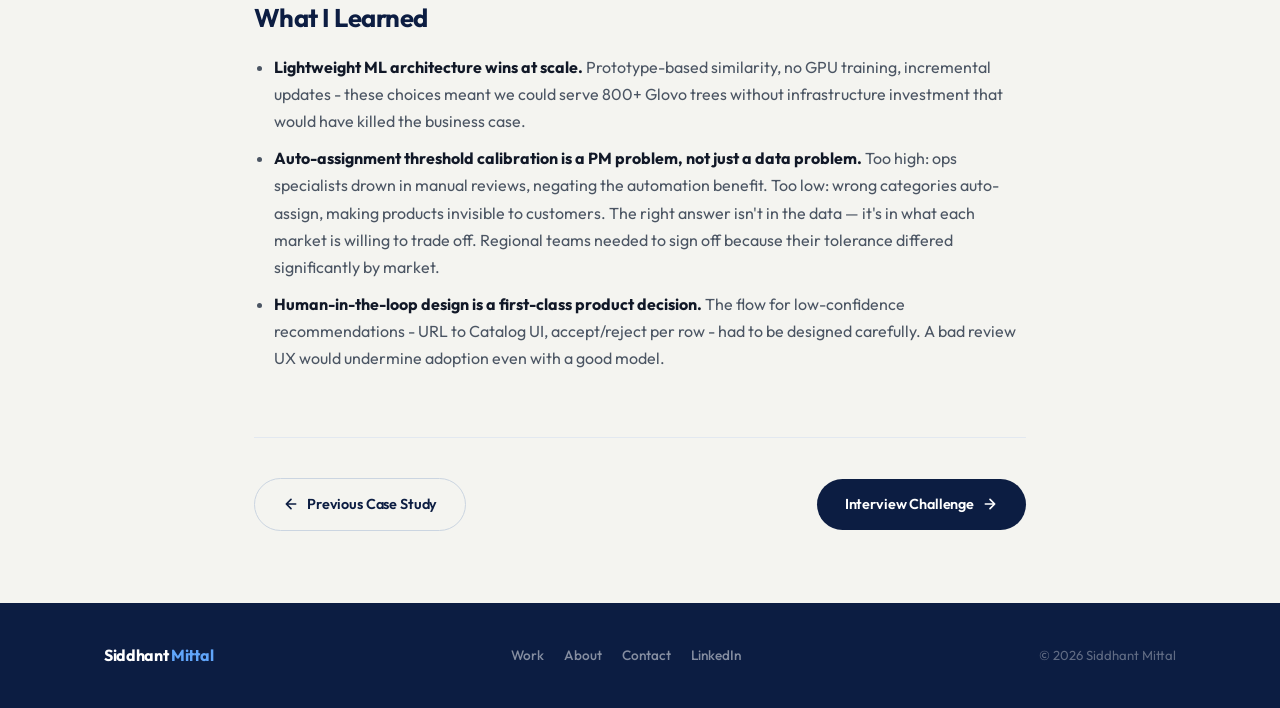
<file: case-study-2.html>
<!DOCTYPE html>
<html lang="en">
<head>
  <meta charset="UTF-8">
  <!-- Google Analytics -->
  <script async src="https://www.googletagmanager.com/gtag/js?id=G-J3C8EJWRNL"></script>
  <script>
    window.dataLayer = window.dataLayer || [];
    function gtag(){dataLayer.push(arguments);}
    gtag('js', new Date());
    gtag('config', 'G-J3C8EJWRNL');
  </script>
  <meta name="viewport" content="width=device-width, initial-scale=1.0">
  <!-- EDIT: Update title and description -->
  <title>AI-Powered Product Categorisation · Siddhant Mittal</title>
  <meta name="description" content="How I built an AI system using Gemini LLMs and prototype-based ML to automate product categorisation at Delivery Hero, boosting accuracy by over 20% and contributing €10M+ incremental GMV.">
  <!-- Favicon -->
  <link rel="icon" type="image/svg+xml" href="favicon.svg">

  <!-- Open Graph -->
  <meta property="og:type"        content="article">
  <meta property="og:title"       content="AI-Powered Product Categorisation · Siddhant Mittal">
  <meta property="og:description" content="How I built an AI system using Gemini LLMs and prototype-based ML to automate product categorisation at Delivery Hero - >20% accuracy, €10M+ incremental GMV.">
  <meta property="og:image"       content="IMG_1647.jpeg">

  <!-- Twitter Card -->
  <meta name="twitter:card"        content="summary_large_image">
  <meta name="twitter:title"       content="AI-Powered Product Categorisation · Siddhant Mittal">
  <meta name="twitter:description" content="How I built an AI system using Gemini LLMs and prototype-based ML to automate product categorisation at Delivery Hero - >20% accuracy, €10M+ incremental GMV.">
  <meta name="twitter:image"       content="IMG_1647.jpeg">

  <link rel="preconnect" href="https://fonts.googleapis.com">
  <link rel="preconnect" href="https://fonts.gstatic.com" crossorigin>
  <link href="https://fonts.googleapis.com/css2?family=Outfit:wght@400;500;600;700;800&display=swap" rel="stylesheet">
  <link rel="stylesheet" href="styles.css?v=2">
</head>
<body>

  <!-- ── NAVIGATION ───────────────────────────────────────── -->
  <nav class="nav" role="navigation" aria-label="Main navigation">
    <div class="nav__inner">
      <a href="index.html" class="nav__logo">
        <span class="nav__logo-name">Siddhant <span>Mittal</span></span>
      </a>
      <div class="nav__links">
        <a href="index.html#work">Work</a>

        <a href="about.html">About</a>
        <a href="https://www.linkedin.com/in/siddhant-mittal-5813b082/" target="_blank" rel="noopener noreferrer" class="nav__linkedin" aria-label="LinkedIn"><svg viewBox="0 0 24 24" fill="currentColor" aria-hidden="true"><path d="M20.447 20.452h-3.554v-5.569c0-1.328-.027-3.037-1.852-3.037-1.853 0-2.136 1.445-2.136 2.939v5.667H9.351V9h3.414v1.561h.046c.477-.9 1.637-1.85 3.37-1.85 3.601 0 4.267 2.37 4.267 5.455v6.286zM5.337 7.433a2.062 2.062 0 01-2.063-2.065 2.064 2.064 0 112.063 2.065zm1.782 13.019H3.555V9h3.564v11.452zM22.225 0H1.771C.792 0 0 .774 0 1.729v20.542C0 23.227.792 24 1.771 24h20.451C23.2 24 24 23.227 24 22.271V1.729C24 .774 23.2 0 22.222 0h.003z"/></svg></a>
        <a href="contact.html" class="nav__cta">Get in Touch</a>
      </div>
      <button class="nav__hamburger" aria-label="Toggle menu" aria-expanded="false">
        <span></span><span></span><span></span>
      </button>
    </div>
  </nav>

  <!-- ── CASE STUDY HERO ───────────────────────────────────── -->
  <!-- EDIT: Update title, subtitle, role, dates, and the three metrics -->
  <header class="cs-hero" role="banner" style="background: linear-gradient(160deg, #0f2351 0%, #1e3a8a 100%); position: relative; overflow: hidden;">
    <img src="ai_backdrop.svg" aria-hidden="true" style="position:absolute; top:50%; right:-2%; transform:translateY(-50%); width:58%; height:auto; opacity:0.75; pointer-events:none;">
    <div class="cs-hero__inner" style="position:relative; z-index:1;">
      <a href="index.html" class="cs-hero__back" aria-label="Back to homepage">
        <svg viewBox="0 0 24 24" fill="none" stroke="currentColor" stroke-width="2.5" stroke-linecap="round" stroke-linejoin="round" aria-hidden="true"><path d="M19 12H5M12 19l-7-7 7-7"/></svg>
        Back to Work
      </a>
      <p class="cs-hero__label">Case Study · Delivery Hero · AI / ML</p>
      <h1 class="cs-hero__title">AI-Powered Product Categorisation</h1>
      <p class="cs-hero__subtitle">
        Quick Commerce is the fast-delivery grocery model — think ordering milk and snacks and getting them in 15 minutes. Every product on these platforms needs to be placed in the right shopping category before it goes live. Ops specialists across 75+ countries were doing this by hand - making it slow (products sat offline for days) and error-prone (wrong categories meant customers simply couldn't find them). I built the AI system that does this automatically, cutting time-to-live from days to hours and driving €10M+ in incremental revenue.
      </p>
      <div class="cs-metrics" aria-label="Key outcomes">
        <div class="cs-metric">
          <div class="cs-metric__value">>20%</div>
          <div class="cs-metric__label">Categorisation accuracy</div>
        </div>
        <div class="cs-metric">
          <div class="cs-metric__value">€10M+</div>
          <div class="cs-metric__label">Incremental GMV</div>
        </div>
        <div class="cs-metric">
          <div class="cs-metric__value">2 live</div>
          <div class="cs-metric__label">Brands deployed · 5 in pipeline</div>
        </div>
      </div>
    </div>
  </header>

  <!-- ── CASE STUDY BODY ───────────────────────────────────── -->
  <!-- EDIT: Edit or add sections below. Each section uses class="cs-section" -->
  <main class="cs-body" id="main-content">

    <!-- SECTION: Overview -->
    <section class="cs-section fade-up" aria-labelledby="overview-heading">
      <div class="cs-section__label">Overview</div>
      <h2 id="overview-heading">The Problem Worth Solving</h2>
      <p>
        Before a product goes live in any Quick Commerce shop, it needs to be placed in the right shopping category — think "Beverages → Soft Drinks" for a Coca-Cola, or "Health &amp; Beauty → Medicines" for paracetamol. Arrange all these categories into a hierarchy and you get a <strong>category tree</strong> — the navigation structure customers browse to find products in the app. Sounds simple - until you're managing hundreds of these trees across 75+ countries.
      </p>
      <p>
        Every assignment was manual. An ops specialist would look at each product, look at the category list, and pick the best match - by hand. This was slow, inconsistent, and didn't scale. The result was delayed product availability (products sitting offline for days before going live), lost revenue from uncategorised products, and operational costs that grew with every new partner we onboarded.
      </p>
      <div class="callout callout--blue">
        <div class="callout__label">Why category assignment is business-critical</div>
        <p class="callout__text">
          <strong>54% of shopping sessions on Talabat</strong> start from category browsing (vs. 38.9% via search). A product without a correct category assignment is effectively invisible to more than half of all customers. Every day of delay is revenue lost.
        </p>
      </div>
    </section>

    <!-- SECTION: Two-Flow Architecture -->
    <section class="cs-section fade-up" aria-labelledby="architecture-heading">
      <div class="cs-section__label">Solution Architecture</div>
      <h2 id="architecture-heading">Two Complementary Flows</h2>
      <p>
        The system I designed works on two parallel tracks that together cover the full universe of products needing categorisation:
      </p>
      <div class="callout callout--navy" style="margin-bottom: 20px;">
        <div class="callout__label">Flow 1: Replication</div>
        <p class="callout__text">
          Simple idea: if the same product has already been categorised somewhere else, just copy that answer.
          <br><br>
          Take <strong>"Asahi Super Dry 500ml"</strong>. When a new vendor lists it, the system looks up every time this product has been categorised before - across all other vendors in that country. It finds 6 prior assignments: some say "Beers", some say "Beverages". It tallies the votes and assigns the winning category automatically - no human, no ML.
          <br><br>
        </p>
      </div>
      <figure class="cs-figure fade-up">
        <img src="Replication.png" alt="Replication flow: Asahi Super Dry example showing majority-vote category assignment" class="cs-figure__img">
        <figcaption class="cs-figure__caption">How replication works: the system tallies existing category assignments across vendors and picks the majority answer</figcaption>
      </figure>
      <div class="callout callout--blue">
        <div class="callout__label">Flow 2: CATEX Recommendation Engine</div>
        <p class="callout__text">
          For products with no prior assignment to replicate, the <strong>CATEX Engine</strong> uses multimodal embeddings (product title + image) and prototype-based similarity to recommend the best-matching category.
        </p>
      </div>
      <p>
        When CATEX recommends a category, it also produces a <strong>confidence score</strong> — how sure the model is that it picked the right one. A pre-agreed threshold determines what happens next: high-confidence recommendations are auto-assigned with no human involvement; low-confidence ones go to an ops specialist for review. Where that threshold sits is agreed with each regional team before go-live, because some markets prioritise automation and others prioritise accuracy.
      </p>
      <figure class="cs-figure fade-up">
        <img src="Auto Assignment flow.png" alt="End-to-end auto assignment flow: replication check, CATEX recommendation, confidence threshold, auto-assign or human review" class="cs-figure__img">
        <figcaption class="cs-figure__caption">The complete flow: products are checked for replication first; if not replicable, CATEX recommends a category and the confidence score determines whether it auto-assigns or goes for human review</figcaption>
      </figure>
      <p>
        The key design decision was building a <strong>single unified flow</strong> that covers both cases. Products enter one pipeline; replication is checked first; CATEX fires for whatever remains. This reduced system complexity and made the end-to-end automation story clean and auditable.
      </p>
    </section>

    <!-- SECTION: PM Craft -->
    <section class="cs-section fade-up" aria-labelledby="pmcraft-heading">
      <div class="cs-section__label">PM Craft</div>
      <h2 id="pmcraft-heading">Designing the Review Experience</h2>
      <p>
        Design capacity is one of the quiet constraints in most product teams. On the Friday before my vacation, I asked the designer where we stood on the review UI. The answer: we'll pick it up next week. The problem: I was leaving Tuesday — which meant the designer had Monday, and Monday alone, to produce something from scratch. Realistically, not enough.
      </p>
      <p>
        I'd been seeing articles on LinkedIn about AI design tools — Lovable, Bolt, others — and PMs experimenting with them. I figured: why not try. Over the weekend, I built a working prototype of the review UI in <strong>Lovable</strong>, using the existing Catalog UI as a starting point.
      </p>
      <p>
        Monday morning, I came in with something to react to. A few sessions later, we were aligned on the direction. The designer had a clear brief and a working strawman to translate into Figma. We were in good shape before I left.
      </p>
      <p>
        If I hadn't done this, the team would have had two weeks with nothing to build against. A small decision on a Friday afternoon — and a weekend experiment — kept the project moving.
      </p>
      <figure class="cs-figure fade-up">
        <img src="Lovable_prototypr.png" alt="Catalog UI prototype built in Lovable showing AI category recommendations with Accept/Change Category actions" class="cs-figure__img" style="border: 1px solid var(--border); border-radius: 8px;">
        <figcaption class="cs-figure__caption">
          The Lovable prototype — ops specialists see the AI-recommended category per product and can Accept or change it inline.
          <a href="https://catalog-job-details-viewer.lovable.app" target="_blank" rel="noopener noreferrer" style="margin-left: 8px; color: var(--blue); font-weight: 500;">View live prototype →</a>
        </figcaption>
      </figure>
    </section>

    <!-- SECTION: How CATEX Works -->
    <section class="cs-section fade-up" aria-labelledby="catex-heading">
      <div class="cs-section__label">Technical Deep-Dive</div>
      <h2 id="catex-heading">How the CATEX Engine Works</h2>
      <p style="font-size:0.9rem; color:var(--text-muted); border-left: 3px solid var(--border); padding-left:12px; margin-bottom:24px;">
        Not technical? The key takeaway is this: the system is lightweight, accurate, and doesn't need expensive infrastructure. Skip to the next section if you'd like.
      </p>
      <p>
        I deliberately chose a <strong>prototype-based similarity approach</strong> over a traditional classification model. The reasons: no GPU training infrastructure needed, incremental updates possible at the country or category tree level, and a safe deployment pattern where new model versions only go live if they're measurably better.
      </p>
      <div class="flow">
        <div class="flow-step">
          <div class="flow-step__number">1</div>
          <div class="flow-step__content">
            <div class="flow-step__title">Product Validation via Gemini 2.5 Flash</div>
            <div class="flow-step__desc">Sample products are validated at the category level using an LLM, building a high-quality golden dataset — the training signal for the model.</div>
          </div>
        </div>
        <div class="flow-step">
          <div class="flow-step__number">2</div>
          <div class="flow-step__content">
            <div class="flow-step__title">Multimodal Embedding Generation</div>
            <div class="flow-step__desc">Each product is encoded into a 1,408-dimensional vector capturing both text (title, brand, language) and image (colour, shape, packaging) in a single representation.</div>
          </div>
        </div>
        <div class="flow-step">
          <div class="flow-step__number">3</div>
          <div class="flow-step__content">
            <div class="flow-step__title">Prototype Creation per Category</div>
            <div class="flow-step__desc">For each category, a prototype is computed as the average of all validated product embeddings — one vector representing the typical product in that category.</div>
          </div>
        </div>
        <div class="flow-step">
          <div class="flow-step__number">4</div>
          <div class="flow-step__content">
            <div class="flow-step__title">Classification via Cosine Similarity</div>
            <div class="flow-step__desc">A new product's embedding is compared to all category prototypes. Closest match wins — and the similarity score becomes the confidence score.</div>
          </div>
        </div>
        <div class="flow-step">
          <div class="flow-step__number">5</div>
          <div class="flow-step__content">
            <div class="flow-step__title">Auto-Assignment Threshold</div>
            <div class="flow-step__desc">The model is evaluated on two metrics. <strong>Tree accuracy</strong>: across the entire category tree, what % of test products were assigned to the correct category. <strong>Category precision</strong>: at an individual category level, what % were correct. Category precision becomes the confidence score for each recommendation.<br><br>A threshold is then set per country × category tree and agreed with the regional team during a 2–3 week calibration phase. Set it too high: few products auto-assign and ops specialists are buried in manual reviews. Set it too low: products auto-assign even when the model isn't confident — wrong categorisations slip through and products become invisible to customers browsing that category. The right threshold is a business decision as much as a technical one.</div>
          </div>
        </div>
      </div>
      <div class="callout callout--navy">
        <div class="callout__label">Why prototype-based? Why not a classifier?</div>
        <p class="callout__text">
          Traditional classifiers require retraining when categories change. Prototype-based similarity only requires recomputing the affected category's prototype - a lightweight, fast operation. This was critical for Glovo, which has <strong>800+ category trees</strong> to support. No GPU infrastructure, no retraining pipelines - just vector math.
        </p>
      </div>
    </section>

    <!-- SECTION: Rollout -->
    <section class="cs-section fade-up" aria-labelledby="rollout-heading">
      <div class="cs-section__label">Go-to-Market</div>
      <h2 id="rollout-heading">Phased Global Rollout</h2>
      <p>
        Rolling out an AI system across 75+ countries is fundamentally a <strong>sequencing problem</strong>. Scale too fast and you're committing to untested assumptions — corrections that would be small in one market become expensive across many.
      </p>
      <div class="rollout-phases">
        <div class="rollout-phase rollout-phase--done">
          <div class="rollout-phase__label">Phase 1 · Done</div>
          <div class="rollout-phase__brand">PeYa</div>
          <div class="rollout-phase__detail">16 countries · Latin America</div>
        </div>
        <div class="rollout-phase__arrow">→</div>
        <div class="rollout-phase rollout-phase--done">
          <div class="rollout-phase__label">Phase 2 · Done</div>
          <div class="rollout-phase__brand">Glovo</div>
          <div class="rollout-phase__detail">25+ countries · Europe &amp; Africa</div>
        </div>
        <div class="rollout-phase__arrow">→</div>
        <div class="rollout-phase rollout-phase--pipeline">
          <div class="rollout-phase__label">Phase 3 · In Pipeline</div>
          <div class="rollout-phase__brand">Talabat · HS · Pandora</div>
          <div class="rollout-phase__detail">Global rollout</div>
        </div>
      </div>
      <p>
        <strong>The decision to start with PeYa was both strategic and deliberate.</strong> They were deprecating existing services, which created urgency and organisational alignment — the kind of forcing function that accelerates adoption in ways a voluntary rollout rarely achieves. Their contained environment also let us validate core assumptions about model performance, ops specialist workflows, and threshold calibration before committing those decisions to markets ten times the size.
      </p>
      <p>
        The hypothesis going in: <em>if we can make this work cleanly at PeYa, we know what we're bringing to Glovo.</em> It held. PeYa's teams surfaced edge cases and workflow friction that sharpened both the model and the review experience. That signal directly shaped how we approached Glovo's 800+ category trees.
      </p>
      <p>
        We're now entering the broader rollout — Talabat, HungerStation, Pandora — with a product that has been stress-tested at real scale, in real markets, with real user feedback built in. <strong>The confidence is earned, not assumed.</strong>
      </p>
    </section>

    <!-- SECTION: Results -->
    <section class="cs-section fade-up" aria-labelledby="results-heading">
      <div class="cs-section__label">Impact</div>
      <h2 id="results-heading">Results</h2>
      <div class="impact-grid">
        <div class="impact-item">
          <div class="impact-item__value">>20%</div>
          <div class="impact-item__label">Categorisation accuracy improvement</div>
        </div>
        <div class="impact-item">
          <div class="impact-item__value">€10M+</div>
          <div class="impact-item__label">Incremental revenue from faster product go-live</div>
        </div>
        <div class="impact-item">
          <div class="impact-item__value">2</div>
          <div class="impact-item__label">Major brands fully deployed</div>
        </div>
      </div>
      <p style="margin-top: 24px;">
        The core revenue impact comes from getting products live faster. Products that previously waited days for manual categorisation now go live within hours - or automatically, for high-confidence recommendations. Every day a product is live is a day it can sell.
      </p>
      <p>
        Beyond direct revenue, the initiative eliminated a significant operational bottleneck. Ops specialists can focus on genuinely ambiguous cases rather than routine assignments. Regional catalog teams have moved from reactive to proactive.
      </p>
    </section>

    <!-- SECTION: What I Owned -->
    <section class="cs-section fade-up" aria-labelledby="ownership-heading">
      <div class="cs-section__label">Product Leadership</div>
      <h2 id="ownership-heading">What I Owned as PM</h2>
      <ul>
        <li><strong>Problem framing and prioritisation.</strong> Identified manual categorisation as the highest-leverage bottleneck in the product listing funnel and built the business case that took this from a hackathon idea to a funded initiative.</li>
        <li><strong>Shaping technical direction.</strong> Was an active voice in architecture discussions — pushing for a lightweight, infrastructure-light approach that could scale without GPU investment. Not the engineer making the calls, but the PM defining the constraints those calls had to respect.</li>
        <li><strong>Rollout sequencing and GTM.</strong> Designed the phased rollout strategy, owned market prioritisation (PeYa → Glovo → remaining brands), and defined what each phase needed to prove before we scaled further.</li>
        <li><strong>Regional alignment and threshold decisions.</strong> The hardest part of the rollout wasn't technical — it was getting regional teams across 5 brands to understand how the system works, trust the model, and commit to a threshold that balanced automation against accuracy. Each market had different risk tolerances. Getting them to that decision was a sustained PM effort.</li>
        <li><strong>Human-in-the-loop experience.</strong> For low-confidence recommendations, an ops specialist sees the AI's suggestion and accepts or rejects it. Designing that review flow — what they see, how they decide, how feedback loops back — was a first-class product decision, not an afterthought.</li>
      </ul>
    </section>

    <!-- SECTION: Learnings -->
    <section class="cs-section fade-up" aria-labelledby="learnings-heading">
      <div class="cs-section__label">Reflections</div>
      <h2 id="learnings-heading">What I Learned</h2>
      <ul>
        <li><strong>Lightweight ML architecture wins at scale.</strong> Prototype-based similarity, no GPU training, incremental updates - these choices meant we could serve 800+ Glovo trees without infrastructure investment that would have killed the business case.</li>
        <li><strong>Auto-assignment threshold calibration is a PM problem, not just a data problem.</strong> Too high: ops specialists drown in manual reviews, negating the automation benefit. Too low: wrong categories auto-assign, making products invisible to customers. The right answer isn't in the data — it's in what each market is willing to trade off. Regional teams needed to sign off because their tolerance differed significantly by market.</li>
        <li><strong>Human-in-the-loop design is a first-class product decision.</strong> The flow for low-confidence recommendations - URL to Catalog UI, accept/reject per row - had to be designed carefully. A bad review UX would undermine adoption even with a good model.</li>
      </ul>
    </section>

    <!-- Navigation between case studies -->
    <div style="display:flex; justify-content:space-between; align-items:center; padding-top:40px; border-top: 1px solid var(--border); margin-top: 24px;">
      <a href="case-study-1.html" class="btn btn--outline">
        <svg viewBox="0 0 24 24" fill="none" stroke="currentColor" stroke-width="2.5" stroke-linecap="round" stroke-linejoin="round" aria-hidden="true" style="width:16px;height:16px;"><path d="M19 12H5M12 19l-7-7 7-7"/></svg>
        Previous Case Study
      </a>
      <a href="interview-challenge-1.html" class="btn btn--primary">
        Interview Challenge
        <svg viewBox="0 0 24 24" fill="none" stroke="currentColor" stroke-width="2.5" stroke-linecap="round" stroke-linejoin="round" aria-hidden="true" style="width:16px;height:16px;"><path d="M5 12h14M12 5l7 7-7 7"/></svg>
      </a>
    </div>

  </main>

  <!-- ── FOOTER ────────────────────────────────────────────── -->
  <footer class="footer" role="contentinfo">
    <div class="footer__inner">
      <span class="footer__logo">Siddhant <span>Mittal</span></span>
      <div class="footer__links">
        <a href="index.html#work">Work</a>

        <a href="about.html">About</a>
        <a href="contact.html">Contact</a>
        <a href="https://www.linkedin.com/in/siddhant-mittal-5813b082/" target="_blank" rel="noopener noreferrer">LinkedIn</a>
      </div>
      <span class="footer__copy">© 2026 Siddhant Mittal</span>
    </div>
  </footer>

  <script src="data.js"></script>
  <script src="script.js"></script>
</body>
</html>
</file>
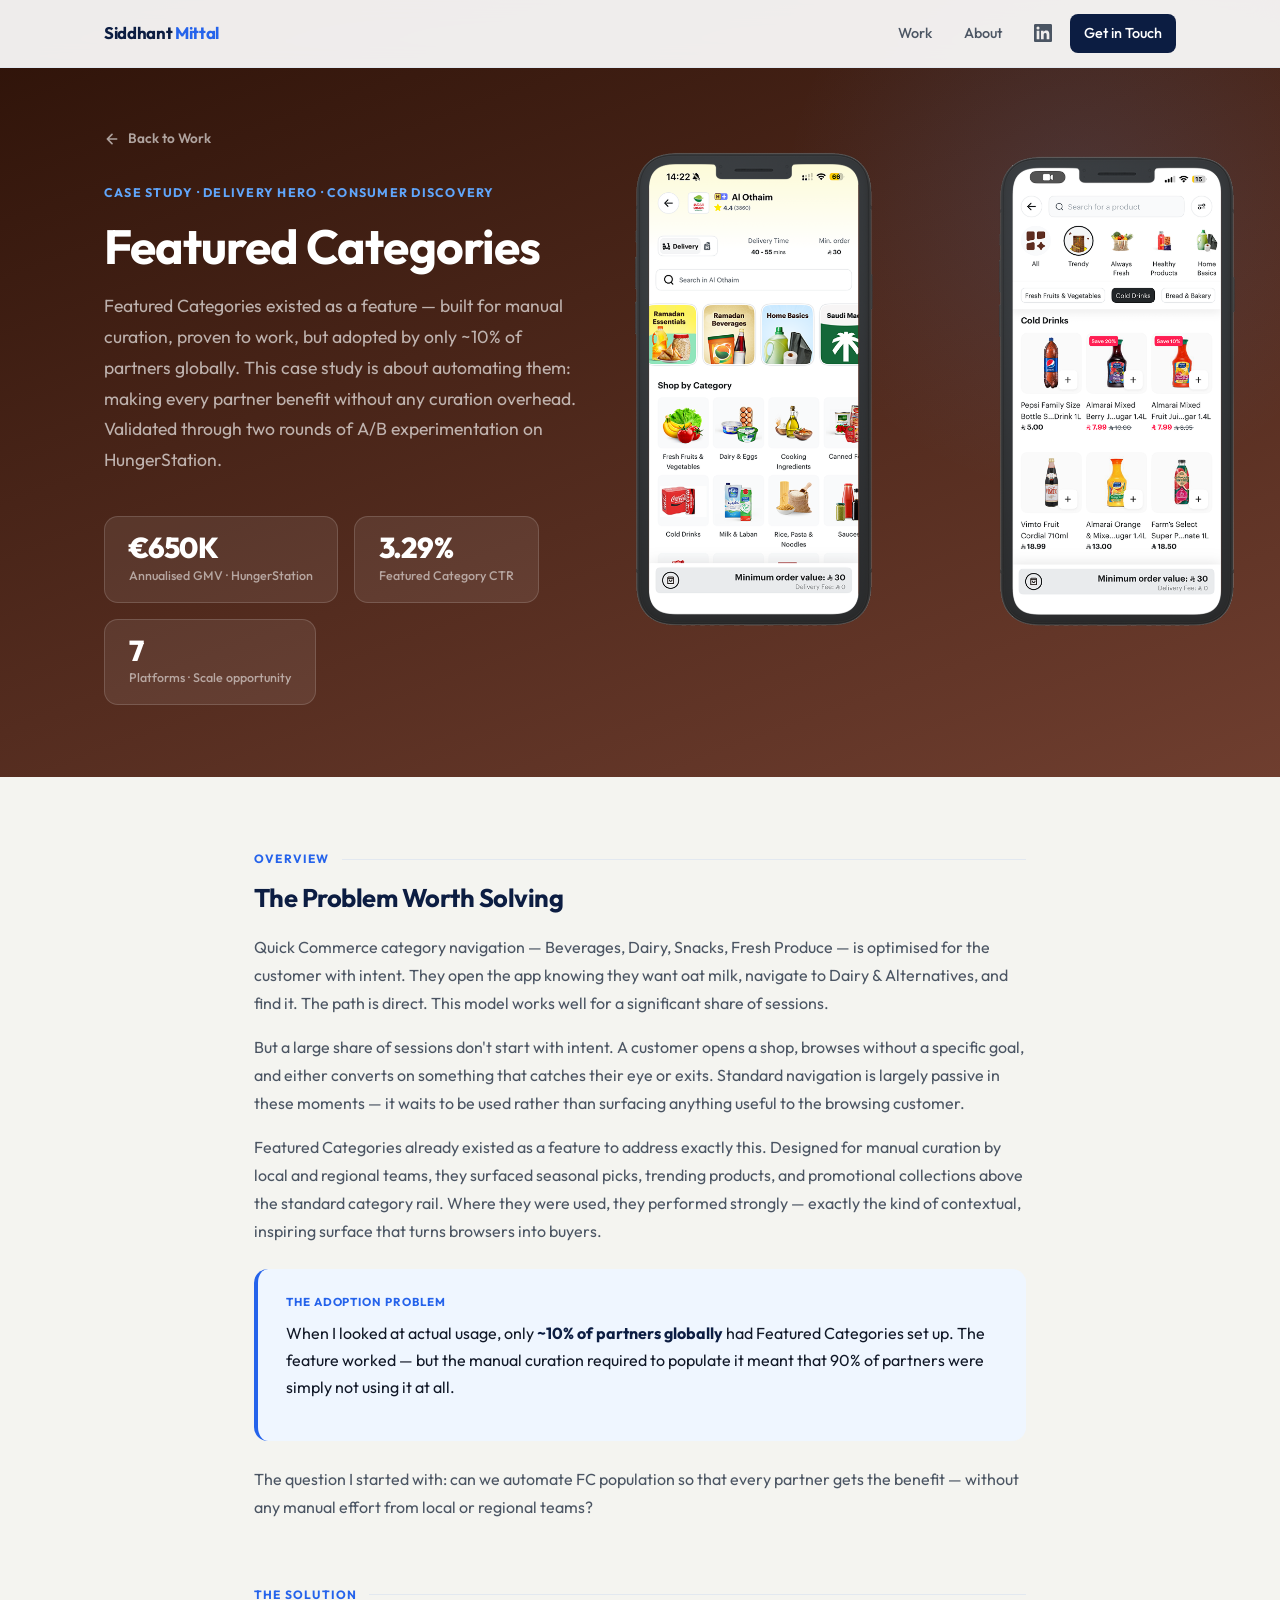
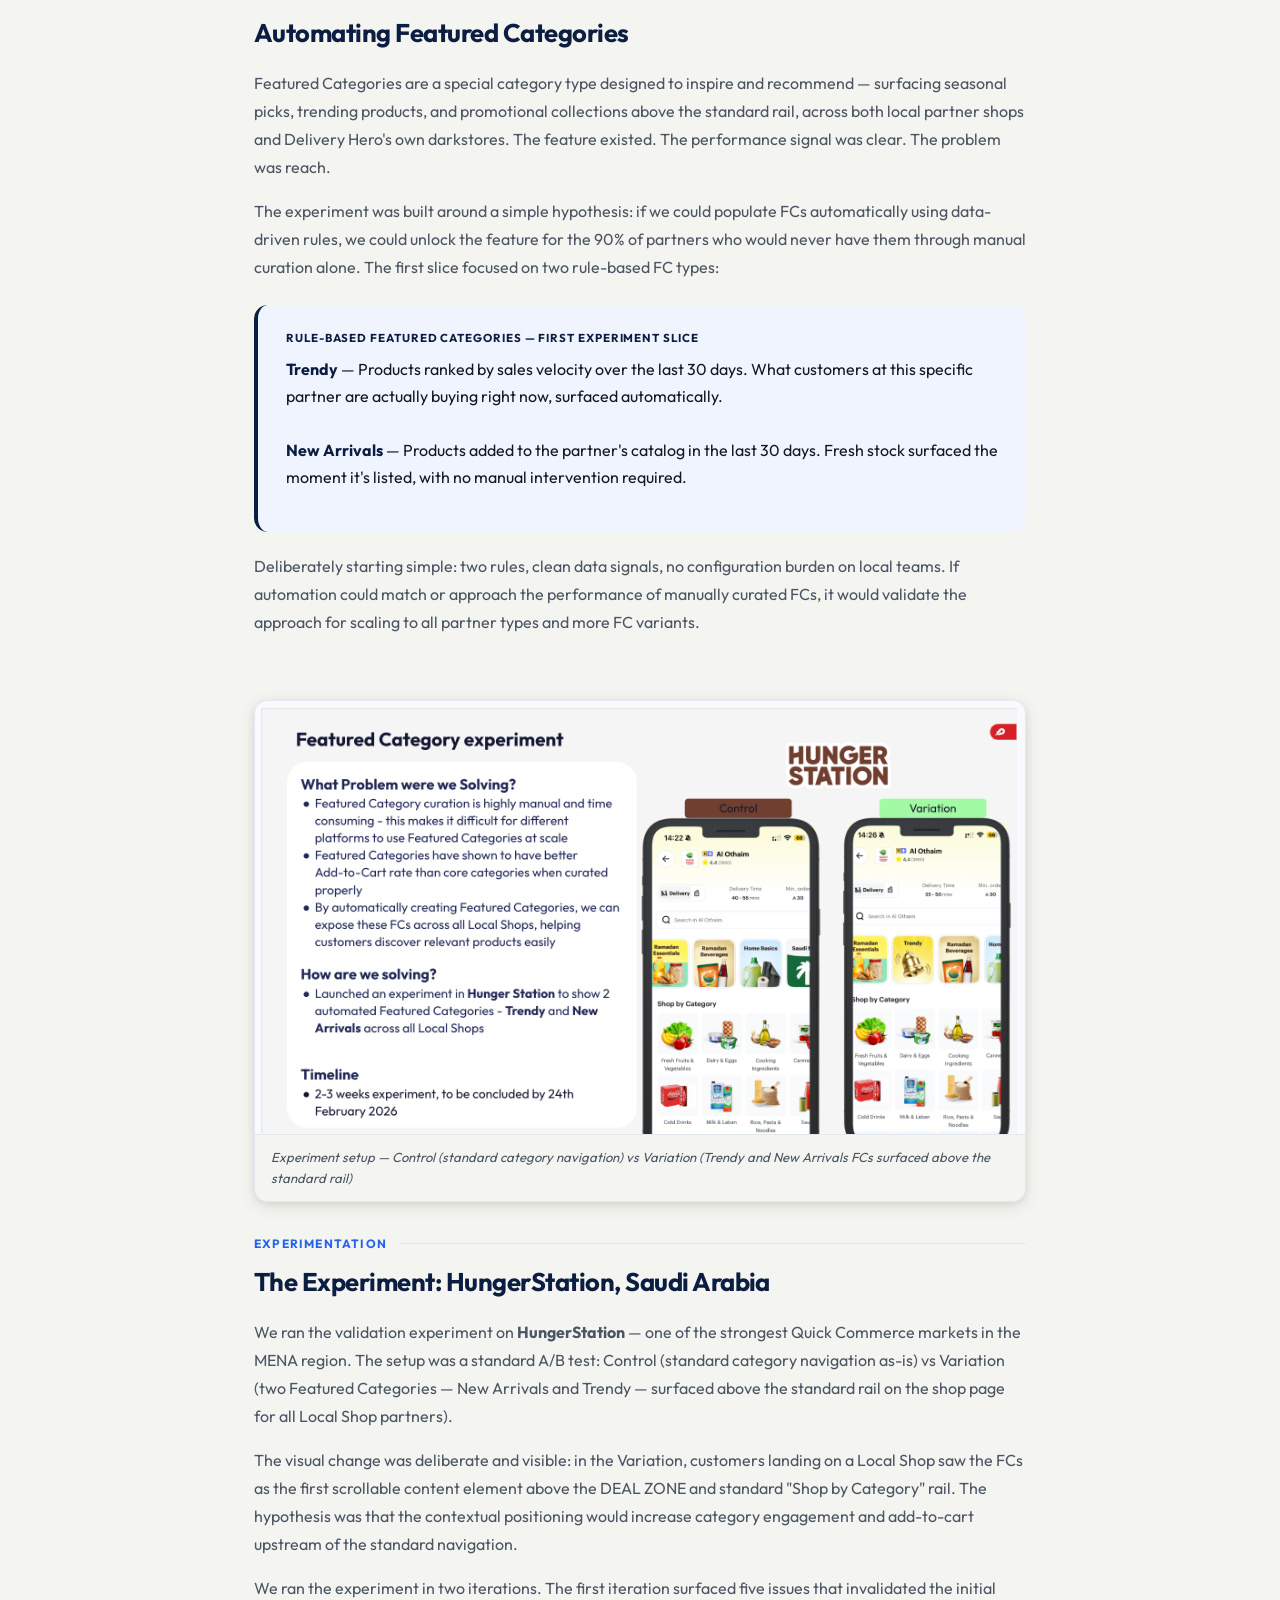
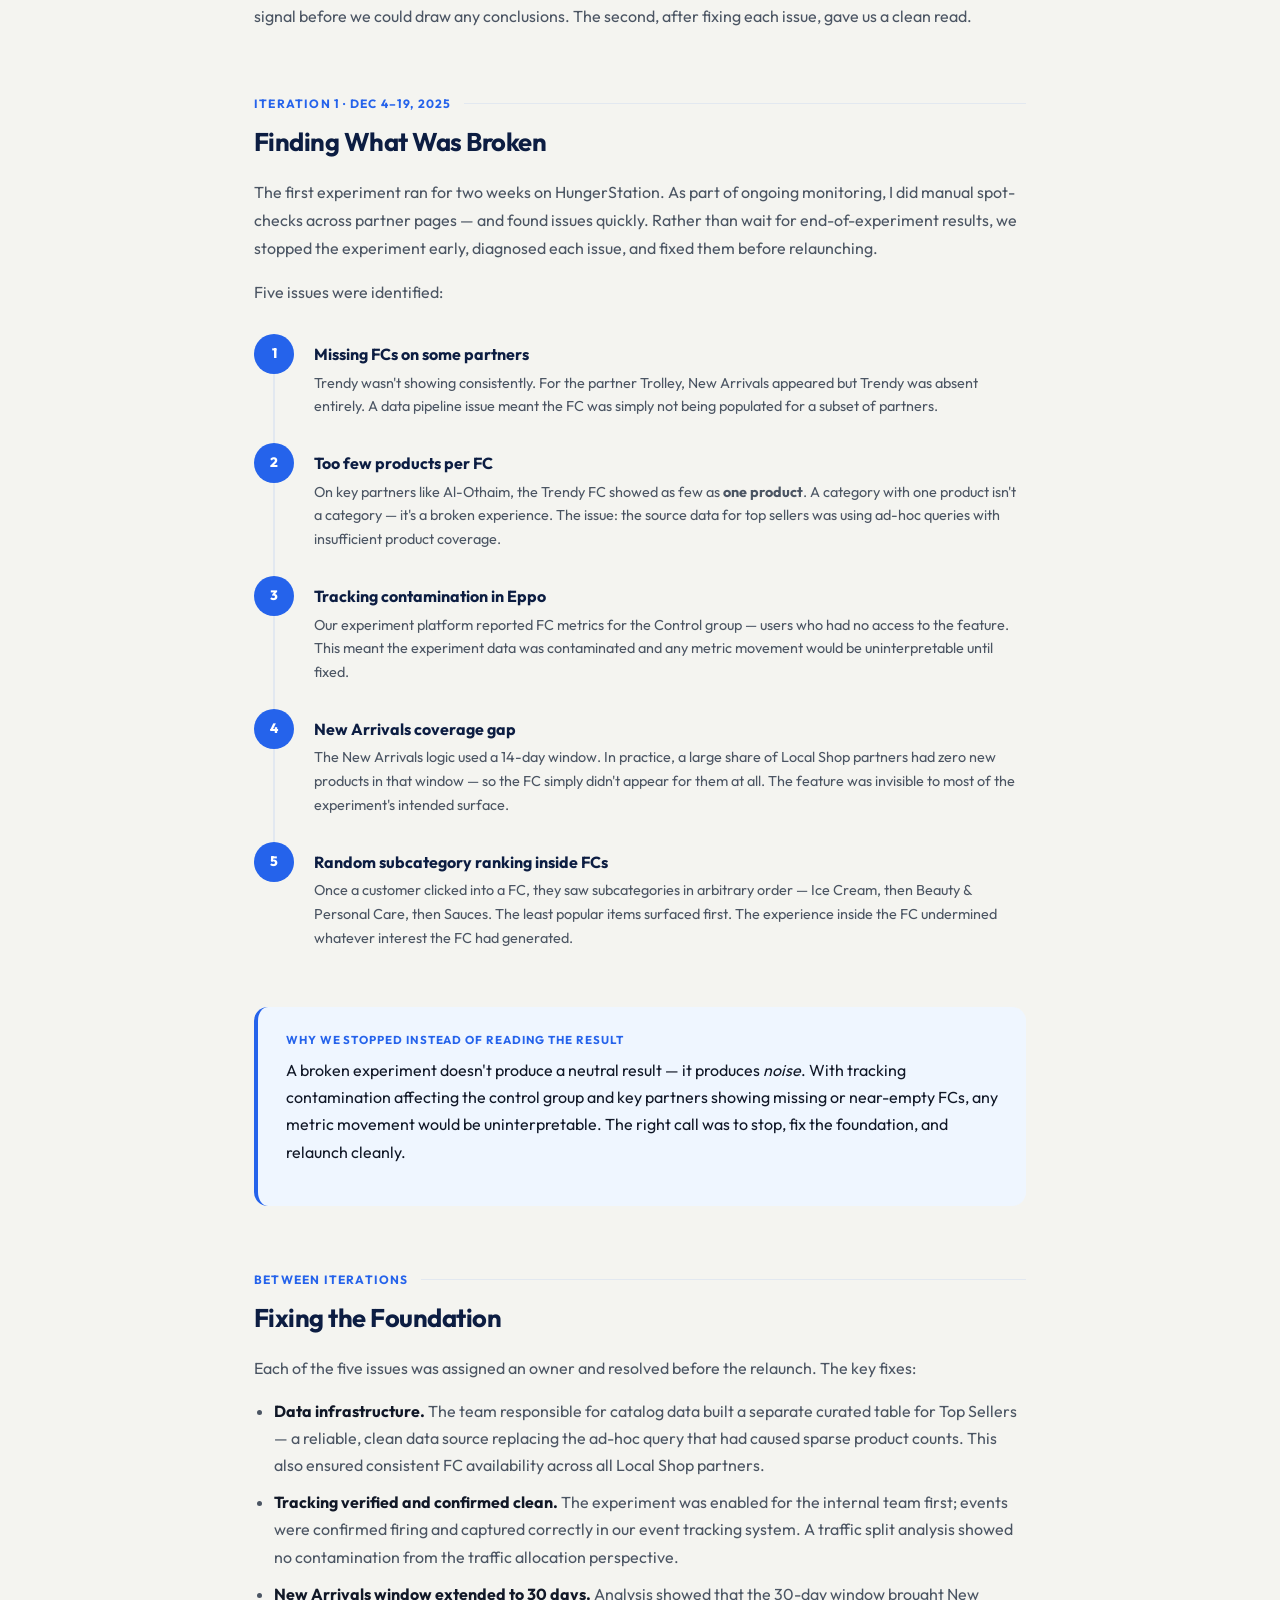
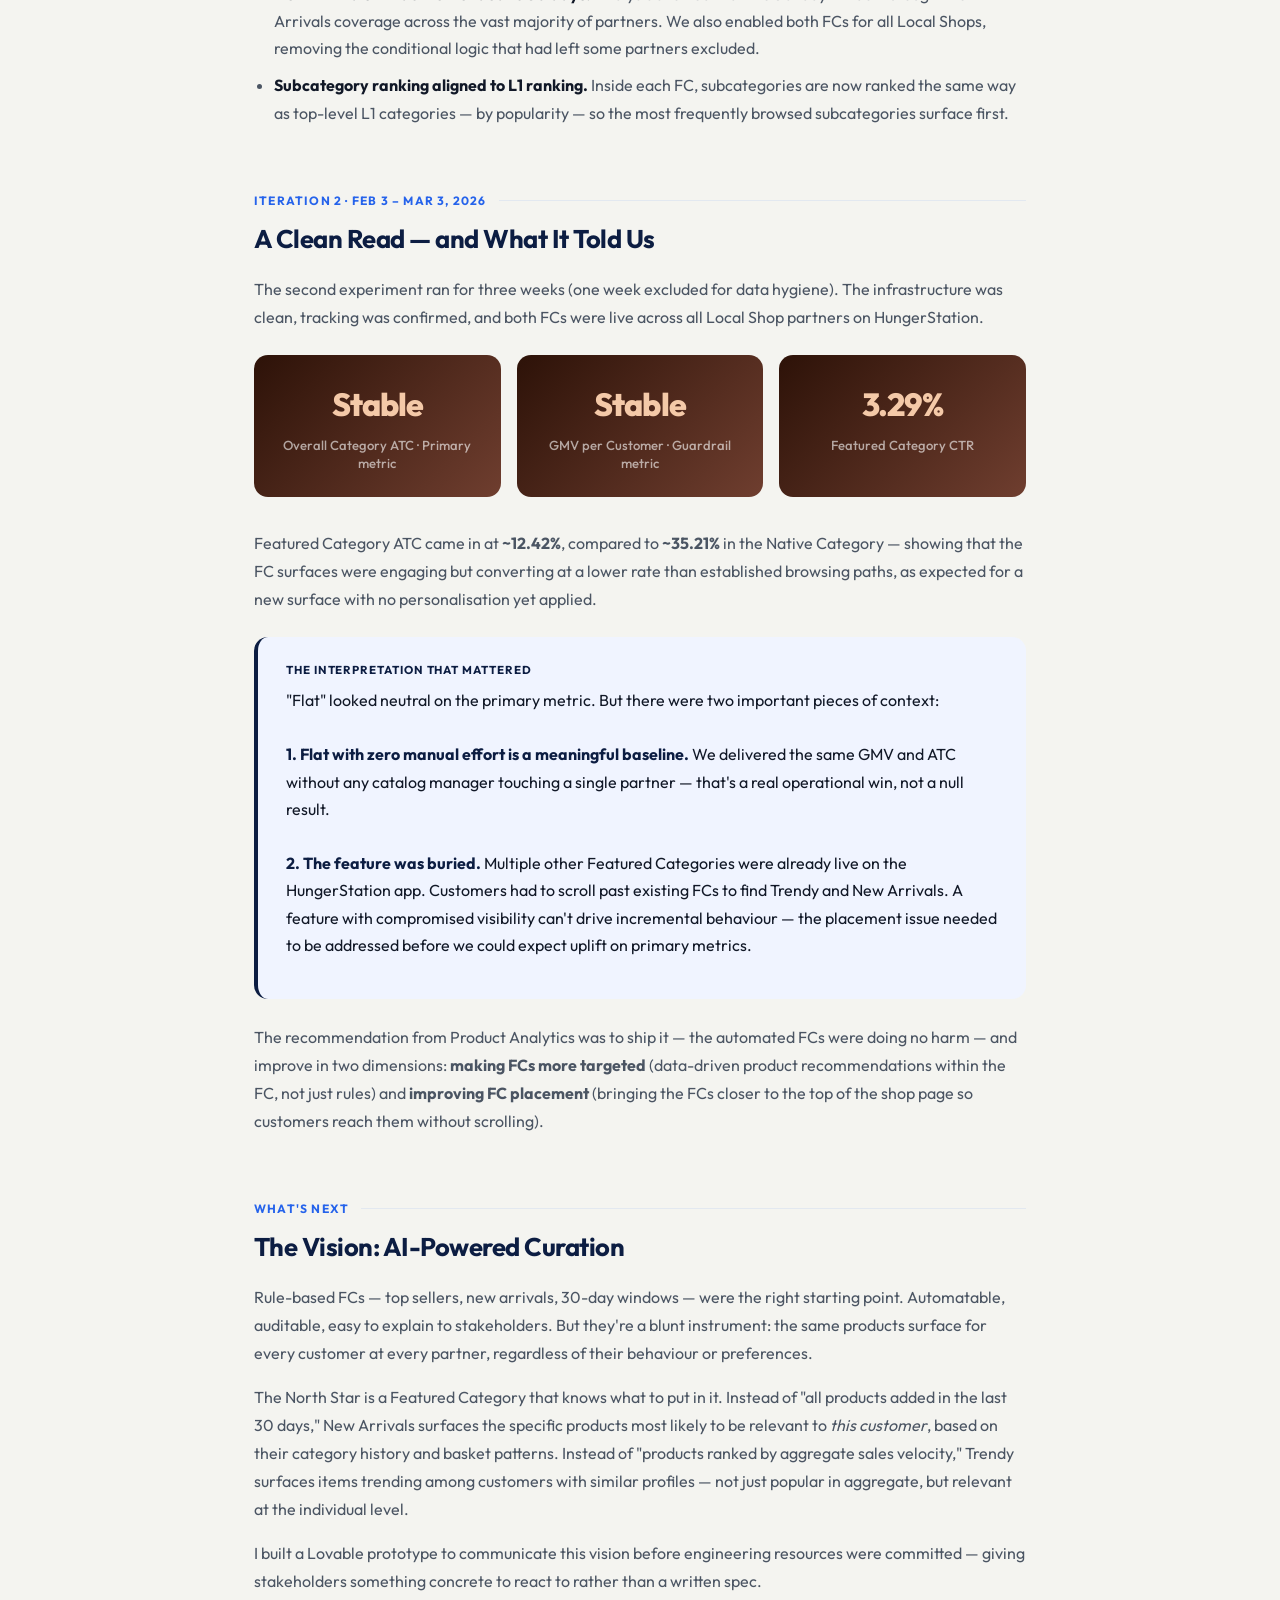
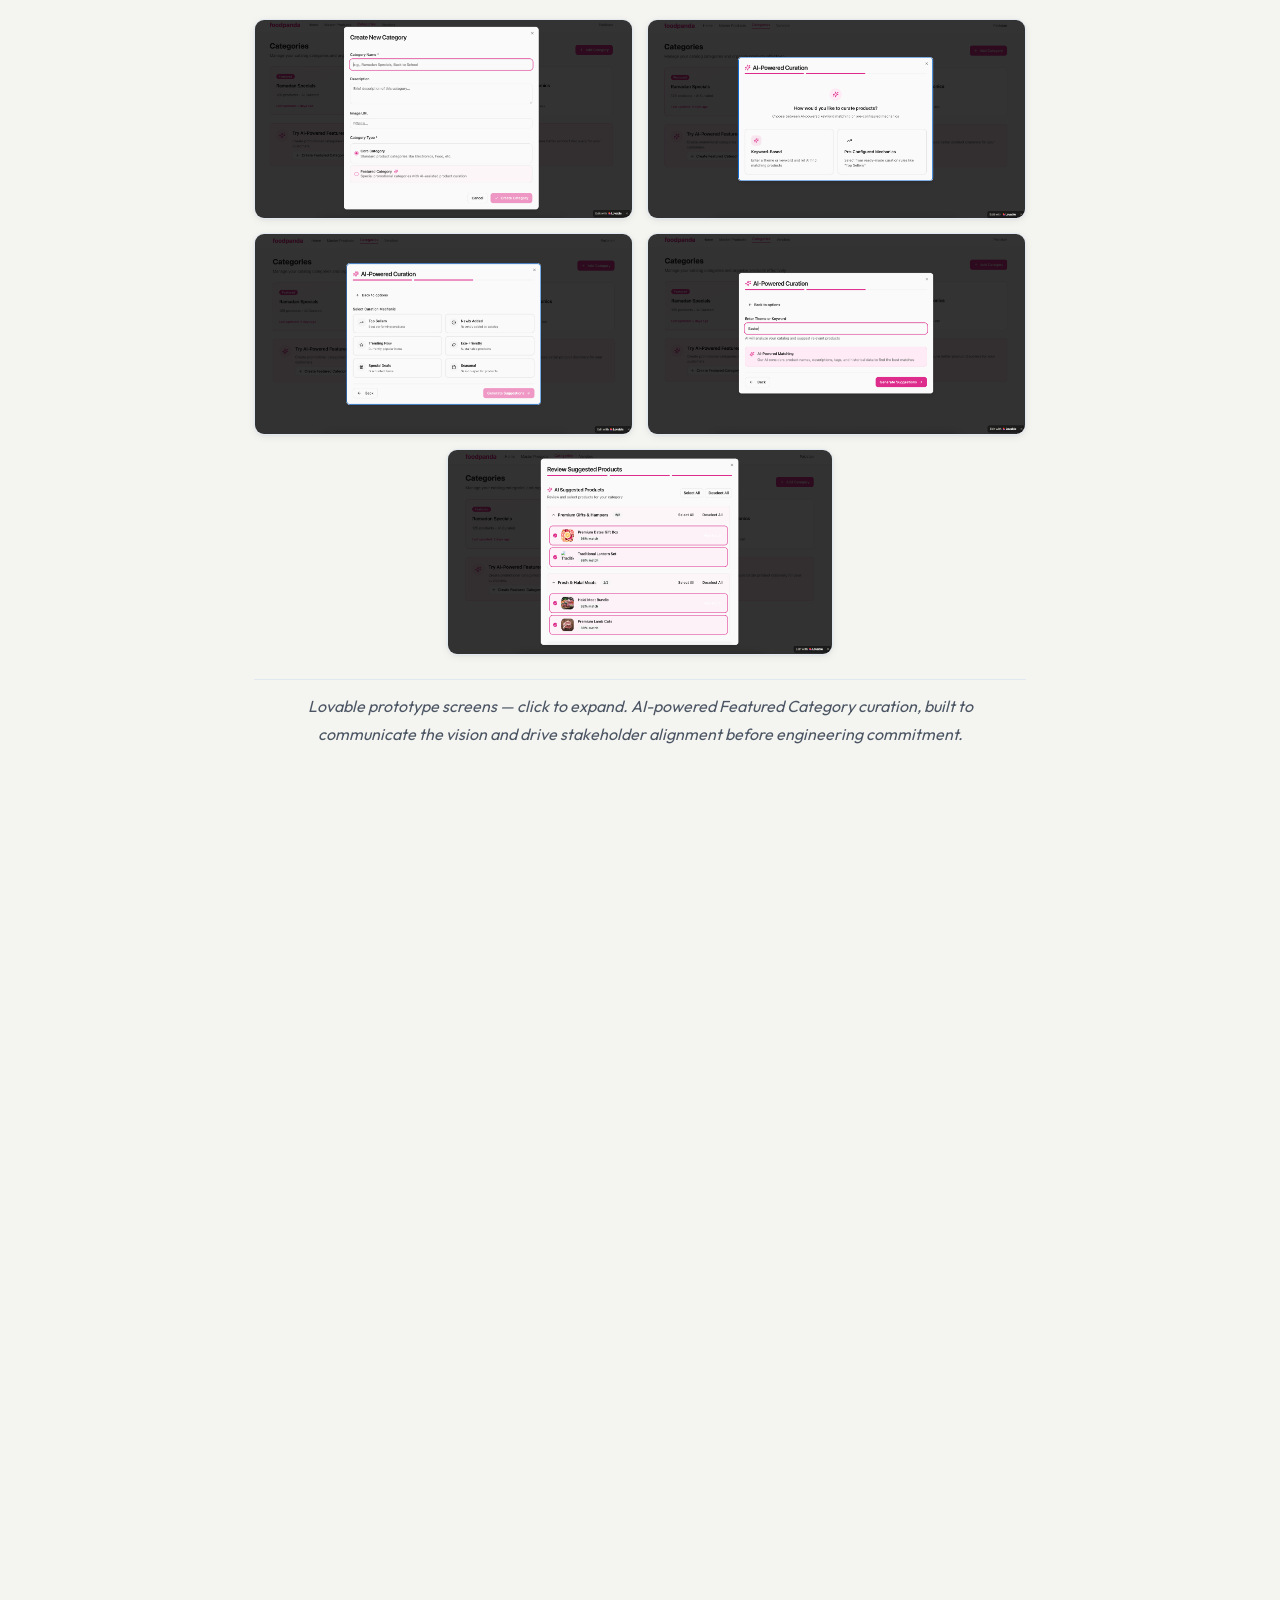
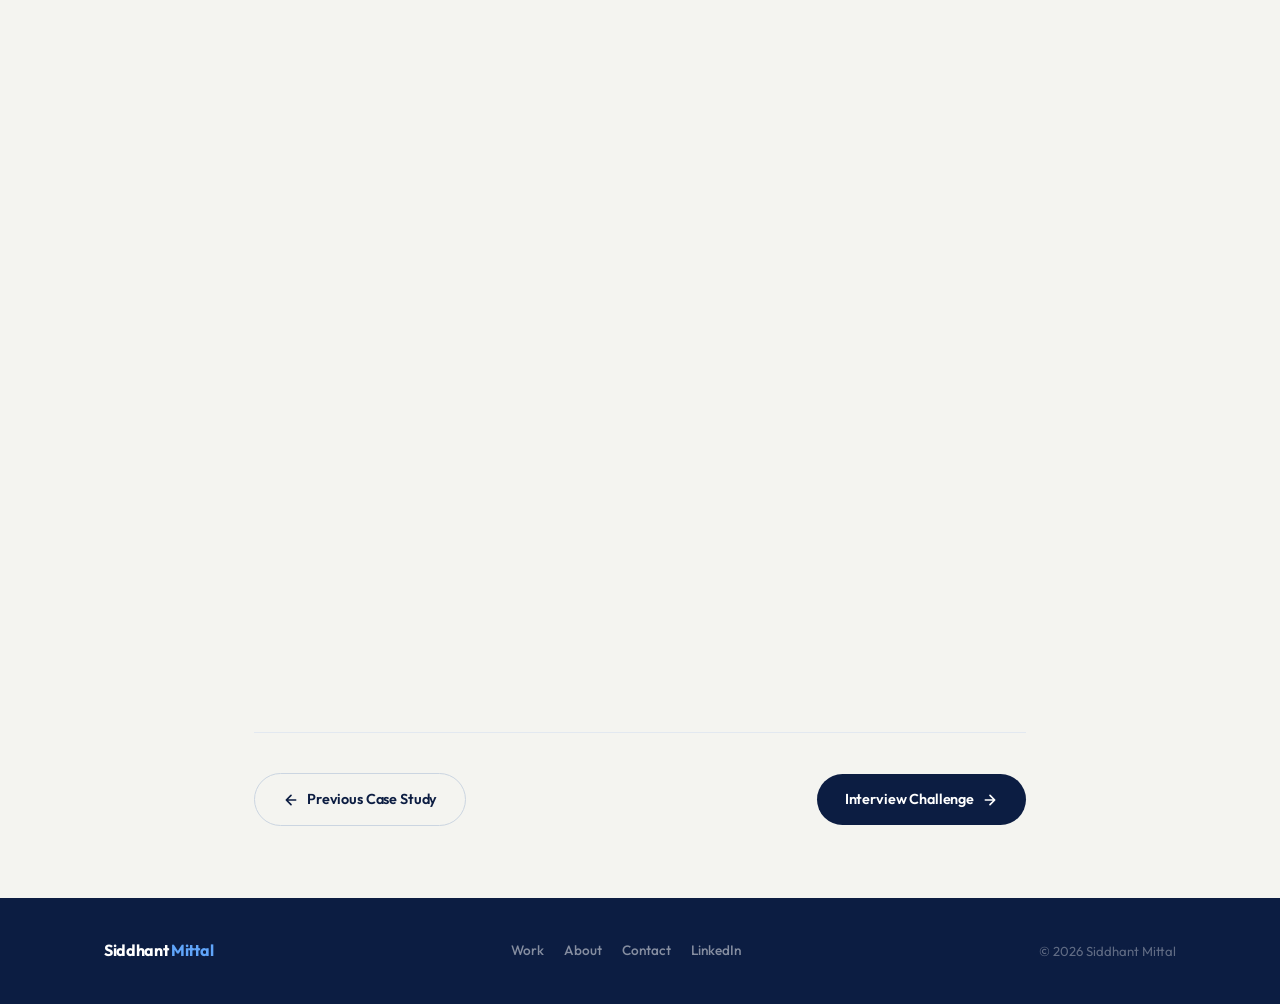
<file: case-study-3.html>
<!DOCTYPE html>
<html lang="en">
<head>
  <meta charset="UTF-8">
  <!-- Google Analytics -->
  <script async src="https://www.googletagmanager.com/gtag/js?id=G-J3C8EJWRNL"></script>
  <script>
    window.dataLayer = window.dataLayer || [];
    function gtag(){dataLayer.push(arguments);}
    gtag('js', new Date());
    gtag('config', 'G-J3C8EJWRNL');
  </script>
  <meta name="viewport" content="width=device-width, initial-scale=1.0">
  <title>Featured Categories · Siddhant Mittal</title>
  <meta name="description" content="How I designed and shipped Featured Categories — automated, contextual product collections that surface trending and new products on Quick Commerce platforms — and what two rounds of experimentation taught me about shipping new discovery features.">
  <!-- Favicon -->
  <link rel="icon" type="image/svg+xml" href="favicon.svg">

  <!-- Open Graph -->
  <meta property="og:type"        content="article">
  <meta property="og:title"       content="Featured Categories · Siddhant Mittal">
  <meta property="og:description" content="Designing automated contextual product collections for Quick Commerce — from concept to A/B experiment, two iterations, and €650K GMV on HungerStation.">
  <meta property="og:image"       content="IMG_1647.jpeg">

  <!-- Twitter Card -->
  <meta name="twitter:card"        content="summary_large_image">
  <meta name="twitter:title"       content="Featured Categories · Siddhant Mittal">
  <meta name="twitter:description" content="Designing automated contextual product collections for Quick Commerce — from concept to A/B experiment, two iterations, and €650K GMV on HungerStation.">
  <meta name="twitter:image"       content="IMG_1647.jpeg">

  <link rel="preconnect" href="https://fonts.googleapis.com">
  <link rel="preconnect" href="https://fonts.gstatic.com" crossorigin>
  <link href="https://fonts.googleapis.com/css2?family=Outfit:wght@400;500;600;700;800&display=swap" rel="stylesheet">
  <link rel="stylesheet" href="styles.css?v=2">
  <style>
    .cs3-text-col { max-width: 45%; }
    .cs3-screens   { display: block; }
    @media (max-width: 900px) {
      .cs3-text-col { max-width: 100%; }
      .cs3-screens  { display: none; }
    }
  </style>
</head>
<body>

  <!-- ── NAVIGATION ───────────────────────────────────────── -->
  <nav class="nav" role="navigation" aria-label="Main navigation">
    <div class="nav__inner">
      <a href="index.html" class="nav__logo">
        <span class="nav__logo-name">Siddhant <span>Mittal</span></span>
      </a>
      <div class="nav__links">
        <a href="index.html#work">Work</a>
        <a href="about.html">About</a>
        <a href="https://www.linkedin.com/in/siddhant-mittal-5813b082/" target="_blank" rel="noopener noreferrer" class="nav__linkedin" aria-label="LinkedIn"><svg viewBox="0 0 24 24" fill="currentColor" aria-hidden="true"><path d="M20.447 20.452h-3.554v-5.569c0-1.328-.027-3.037-1.852-3.037-1.853 0-2.136 1.445-2.136 2.939v5.667H9.351V9h3.414v1.561h.046c.477-.9 1.637-1.85 3.37-1.85 3.601 0 4.267 2.37 4.267 5.455v6.286zM5.337 7.433a2.062 2.062 0 01-2.063-2.065 2.064 2.064 0 112.063 2.065zm1.782 13.019H3.555V9h3.564v11.452zM22.225 0H1.771C.792 0 0 .774 0 1.729v20.542C0 23.227.792 24 1.771 24h20.451C23.2 24 24 23.227 24 22.271V1.729C24 .774 23.2 0 22.222 0h.003z"/></svg></a>
        <a href="contact.html" class="nav__cta">Get in Touch</a>
      </div>
      <button class="nav__hamburger" aria-label="Toggle menu" aria-expanded="false">
        <span></span><span></span><span></span>
      </button>
    </div>
  </nav>

  <!-- ── CASE STUDY HERO ───────────────────────────────────── -->
  <header class="cs-hero" role="banner" style="background: linear-gradient(160deg, #2d1208 0%, #6f3e2f 100%); position: relative; overflow: hidden;">
    <img src="twoscreens.png" class="cs3-screens" aria-hidden="true" style="position:absolute; top:50%; right:-8%; transform:translateY(-50%); width:70%; height:auto; pointer-events:none; z-index:0;">
    <div class="cs-hero__inner" style="position:relative; z-index:1;">
      <div class="cs3-text-col">
        <a href="index.html" class="cs-hero__back" aria-label="Back to homepage">
          <svg viewBox="0 0 24 24" fill="none" stroke="currentColor" stroke-width="2.5" stroke-linecap="round" stroke-linejoin="round" aria-hidden="true"><path d="M19 12H5M12 19l-7-7 7-7"/></svg>
          Back to Work
        </a>
        <p class="cs-hero__label">Case Study · Delivery Hero · Consumer Discovery</p>
        <h1 class="cs-hero__title">Featured Categories</h1>
        <p class="cs-hero__subtitle">
          Featured Categories existed as a feature — built for manual curation, proven to work, but adopted by only ~10% of partners globally. This case study is about automating them: making every partner benefit without any curation overhead. Validated through two rounds of A/B experimentation on HungerStation.
        </p>
        <div class="cs-metrics" aria-label="Key outcomes" style="border-top:none; padding-top:0;">
          <div class="cs-metric">
            <div class="cs-metric__value">€650K</div>
            <div class="cs-metric__label">Annualised GMV · HungerStation</div>
          </div>
          <div class="cs-metric">
            <div class="cs-metric__value">3.29%</div>
            <div class="cs-metric__label">Featured Category CTR</div>
          </div>
          <div class="cs-metric">
            <div class="cs-metric__value">7</div>
            <div class="cs-metric__label">Platforms · Scale opportunity</div>
          </div>
        </div>
      </div>
    </div>
  </header>

  <!-- ── CASE STUDY BODY ───────────────────────────────────── -->
  <main class="cs-body" id="main-content">

    <!-- SECTION: The Problem -->
    <section class="cs-section fade-up" aria-labelledby="problem-heading">
      <div class="cs-section__label">Overview</div>
      <h2 id="problem-heading">The Problem Worth Solving</h2>
      <p>
        Quick Commerce category navigation — Beverages, Dairy, Snacks, Fresh Produce — is optimised for the customer with intent. They open the app knowing they want oat milk, navigate to Dairy &amp; Alternatives, and find it. The path is direct. This model works well for a significant share of sessions.
      </p>
      <p>
        But a large share of sessions don't start with intent. A customer opens a shop, browses without a specific goal, and either converts on something that catches their eye or exits. Standard navigation is largely passive in these moments — it waits to be used rather than surfacing anything useful to the browsing customer.
      </p>
      <p>
        Featured Categories already existed as a feature to address exactly this. Designed for manual curation by local and regional teams, they surfaced seasonal picks, trending products, and promotional collections above the standard category rail. Where they were used, they performed strongly — exactly the kind of contextual, inspiring surface that turns browsers into buyers.
      </p>
      <div class="callout callout--blue">
        <div class="callout__label">The adoption problem</div>
        <p class="callout__text">
          When I looked at actual usage, only <strong>~10% of partners globally</strong> had Featured Categories set up. The feature worked — but the manual curation required to populate it meant that 90% of partners were simply not using it at all.
        </p>
      </div>
      <p>
        The question I started with: can we automate FC population so that every partner gets the benefit — without any manual effort from local or regional teams?
      </p>
    </section>

    <!-- SECTION: The Solution -->
    <section class="cs-section fade-up" aria-labelledby="solution-heading">
      <div class="cs-section__label">The Solution</div>
      <h2 id="solution-heading">Automating Featured Categories</h2>
      <p>
        Featured Categories are a special category type designed to inspire and recommend — surfacing seasonal picks, trending products, and promotional collections above the standard rail, across both local partner shops and Delivery Hero's own darkstores. The feature existed. The performance signal was clear. The problem was reach.
      </p>
      <p>
        The experiment was built around a simple hypothesis: if we could populate FCs automatically using data-driven rules, we could unlock the feature for the 90% of partners who would never have them through manual curation alone. The first slice focused on two rule-based FC types:
      </p>

      <div class="callout callout--navy" style="margin-bottom: 20px;">
        <div class="callout__label">Rule-Based Featured Categories — first experiment slice</div>
        <p class="callout__text">
          <strong>Trendy</strong> — Products ranked by sales velocity over the last 30 days. What customers at this specific partner are actually buying right now, surfaced automatically.<br><br>
          <strong>New Arrivals</strong> — Products added to the partner's catalog in the last 30 days. Fresh stock surfaced the moment it's listed, with no manual intervention required.
        </p>
      </div>

      <p>
        Deliberately starting simple: two rules, clean data signals, no configuration burden on local teams. If automation could match or approach the performance of manually curated FCs, it would validate the approach for scaling to all partner types and more FC variants.
      </p>
    </section>

    <!-- SECTION: Experiment visual -->
    <figure class="cs-figure fade-up">
      <img src="fc_screenshot_2.png" alt="Experiment setup: control vs variation with Featured Categories" class="cs-figure__img">
      <figcaption class="cs-figure__caption">Experiment setup — Control (standard category navigation) vs Variation (Trendy and New Arrivals FCs surfaced above the standard rail)</figcaption>
    </figure>

    <!-- SECTION: The Experiment — Setup -->
    <section class="cs-section fade-up" aria-labelledby="experiment-heading">
      <div class="cs-section__label">Experimentation</div>
      <h2 id="experiment-heading">The Experiment: HungerStation, Saudi Arabia</h2>
      <p>
        We ran the validation experiment on <strong>HungerStation</strong> — one of the strongest Quick Commerce markets in the MENA region. The setup was a standard A/B test: Control (standard category navigation as-is) vs Variation (two Featured Categories — New Arrivals and Trendy — surfaced above the standard rail on the shop page for all Local Shop partners).
      </p>
      <p>
        The visual change was deliberate and visible: in the Variation, customers landing on a Local Shop saw the FCs as the first scrollable content element above the DEAL ZONE and standard "Shop by Category" rail. The hypothesis was that the contextual positioning would increase category engagement and add-to-cart upstream of the standard navigation.
      </p>
      <p>
        We ran the experiment in two iterations. The first iteration surfaced five issues that invalidated the initial signal before we could draw any conclusions. The second, after fixing each issue, gave us a clean read.
      </p>
    </section>

    <!-- SECTION: Iteration 1 -->
    <section class="cs-section fade-up" aria-labelledby="iteration1-heading">
      <div class="cs-section__label">Iteration 1 · Dec 4–19, 2025</div>
      <h2 id="iteration1-heading">Finding What Was Broken</h2>
      <p>
        The first experiment ran for two weeks on HungerStation. As part of ongoing monitoring, I did manual spot-checks across partner pages — and found issues quickly. Rather than wait for end-of-experiment results, we stopped the experiment early, diagnosed each issue, and fixed them before relaunching.
      </p>
      <p>
        Five issues were identified:
      </p>
      <div class="flow">
        <div class="flow-step">
          <div class="flow-step__number">1</div>
          <div class="flow-step__content">
            <div class="flow-step__title">Missing FCs on some partners</div>
            <div class="flow-step__desc">Trendy wasn't showing consistently. For the partner Trolley, New Arrivals appeared but Trendy was absent entirely. A data pipeline issue meant the FC was simply not being populated for a subset of partners.</div>
          </div>
        </div>
        <div class="flow-step">
          <div class="flow-step__number">2</div>
          <div class="flow-step__content">
            <div class="flow-step__title">Too few products per FC</div>
            <div class="flow-step__desc">On key partners like Al-Othaim, the Trendy FC showed as few as <strong>one product</strong>. A category with one product isn't a category — it's a broken experience. The issue: the source data for top sellers was using ad-hoc queries with insufficient product coverage.</div>
          </div>
        </div>
        <div class="flow-step">
          <div class="flow-step__number">3</div>
          <div class="flow-step__content">
            <div class="flow-step__title">Tracking contamination in Eppo</div>
            <div class="flow-step__desc">Our experiment platform reported FC metrics for the Control group — users who had no access to the feature. This meant the experiment data was contaminated and any metric movement would be uninterpretable until fixed.</div>
          </div>
        </div>
        <div class="flow-step">
          <div class="flow-step__number">4</div>
          <div class="flow-step__content">
            <div class="flow-step__title">New Arrivals coverage gap</div>
            <div class="flow-step__desc">The New Arrivals logic used a 14-day window. In practice, a large share of Local Shop partners had zero new products in that window — so the FC simply didn't appear for them at all. The feature was invisible to most of the experiment's intended surface.</div>
          </div>
        </div>
        <div class="flow-step">
          <div class="flow-step__number">5</div>
          <div class="flow-step__content">
            <div class="flow-step__title">Random subcategory ranking inside FCs</div>
            <div class="flow-step__desc">Once a customer clicked into a FC, they saw subcategories in arbitrary order — Ice Cream, then Beauty &amp; Personal Care, then Sauces. The least popular items surfaced first. The experience inside the FC undermined whatever interest the FC had generated.</div>
          </div>
        </div>
      </div>

      <div class="callout callout--blue" style="margin-top: 32px;">
        <div class="callout__label">Why we stopped instead of reading the result</div>
        <p class="callout__text">
          A broken experiment doesn't produce a neutral result — it produces <em>noise</em>. With tracking contamination affecting the control group and key partners showing missing or near-empty FCs, any metric movement would be uninterpretable. The right call was to stop, fix the foundation, and relaunch cleanly.
        </p>
      </div>
    </section>

    <!-- SECTION: The Fixes -->
    <section class="cs-section fade-up" aria-labelledby="fixes-heading">
      <div class="cs-section__label">Between Iterations</div>
      <h2 id="fixes-heading">Fixing the Foundation</h2>
      <p>
        Each of the five issues was assigned an owner and resolved before the relaunch. The key fixes:
      </p>
      <ul>
        <li><strong>Data infrastructure.</strong> The team responsible for catalog data built a separate curated table for Top Sellers — a reliable, clean data source replacing the ad-hoc query that had caused sparse product counts. This also ensured consistent FC availability across all Local Shop partners.</li>
        <li><strong>Tracking verified and confirmed clean.</strong> The experiment was enabled for the internal team first; events were confirmed firing and captured correctly in our event tracking system. A traffic split analysis showed no contamination from the traffic allocation perspective.</li>
        <li><strong>New Arrivals window extended to 30 days.</strong> Analysis showed that the 30-day window brought New Arrivals coverage across the vast majority of partners. We also enabled both FCs for all Local Shops, removing the conditional logic that had left some partners excluded.</li>
        <li><strong>Subcategory ranking aligned to L1 ranking.</strong> Inside each FC, subcategories are now ranked the same way as top-level L1 categories — by popularity — so the most frequently browsed subcategories surface first.</li>
      </ul>
    </section>

    <!-- SECTION: Iteration 2 Results -->
    <section class="cs-section fade-up" aria-labelledby="results-heading">
      <div class="cs-section__label">Iteration 2 · Feb 3 – Mar 3, 2026</div>
      <h2 id="results-heading">A Clean Read — and What It Told Us</h2>
      <p>
        The second experiment ran for three weeks (one week excluded for data hygiene). The infrastructure was clean, tracking was confirmed, and both FCs were live across all Local Shop partners on HungerStation.
      </p>
      <div class="impact-grid" style="margin-bottom: 32px;">
        <div class="impact-item" style="background: linear-gradient(135deg, #2d1208 0%, #6f3e2f 100%);">
          <div class="impact-item__value" style="color: #f4c9a8;">Stable</div>
          <div class="impact-item__label">Overall Category ATC · Primary metric</div>
        </div>
        <div class="impact-item" style="background: linear-gradient(135deg, #2d1208 0%, #6f3e2f 100%);">
          <div class="impact-item__value" style="color: #f4c9a8;">Stable</div>
          <div class="impact-item__label">GMV per Customer · Guardrail metric</div>
        </div>
        <div class="impact-item" style="background: linear-gradient(135deg, #2d1208 0%, #6f3e2f 100%);">
          <div class="impact-item__value" style="color: #f4c9a8;">3.29%</div>
          <div class="impact-item__label">Featured Category CTR</div>
        </div>
      </div>
      <p>
        Featured Category ATC came in at <strong>~12.42%</strong>, compared to <strong>~35.21%</strong> in the Native Category — showing that the FC surfaces were engaging but converting at a lower rate than established browsing paths, as expected for a new surface with no personalisation yet applied.
      </p>

      <div class="callout callout--navy">
        <div class="callout__label">The interpretation that mattered</div>
        <p class="callout__text">
          "Flat" looked neutral on the primary metric. But there were two important pieces of context:
          <br><br>
          <strong>1. Flat with zero manual effort is a meaningful baseline.</strong> We delivered the same GMV and ATC without any catalog manager touching a single partner — that's a real operational win, not a null result.
          <br><br>
          <strong>2. The feature was buried.</strong> Multiple other Featured Categories were already live on the HungerStation app. Customers had to scroll past existing FCs to find Trendy and New Arrivals. A feature with compromised visibility can't drive incremental behaviour — the placement issue needed to be addressed before we could expect uplift on primary metrics.
        </p>
      </div>

      <p>
        The recommendation from Product Analytics was to ship it — the automated FCs were doing no harm — and improve in two dimensions: <strong>making FCs more targeted</strong> (data-driven product recommendations within the FC, not just rules) and <strong>improving FC placement</strong> (bringing the FCs closer to the top of the shop page so customers reach them without scrolling).
      </p>
    </section>

    <!-- SECTION: Vision -->
    <section class="cs-section fade-up" aria-labelledby="vision-heading">
      <div class="cs-section__label">What's Next</div>
      <h2 id="vision-heading">The Vision: AI-Powered Curation</h2>
      <p>
        Rule-based FCs — top sellers, new arrivals, 30-day windows — were the right starting point. Automatable, auditable, easy to explain to stakeholders. But they're a blunt instrument: the same products surface for every customer at every partner, regardless of their behaviour or preferences.
      </p>
      <p>
        The North Star is a Featured Category that knows what to put in it. Instead of "all products added in the last 30 days," New Arrivals surfaces the specific products most likely to be relevant to <em>this customer</em>, based on their category history and basket patterns. Instead of "products ranked by aggregate sales velocity," Trendy surfaces items trending among customers with similar profiles — not just popular in aggregate, but relevant at the individual level.
      </p>
      <p>
        I built a Lovable prototype to communicate this vision before engineering resources were committed — giving stakeholders something concrete to react to rather than a written spec.
      </p>

      <!-- Lovable prototype screenshots -->
      <div class="fade-up" style="display:grid; grid-template-columns: repeat(2, 1fr); gap: 14px; margin: 24px 0;">
        <img src="FC_Lovable1.png"  alt="Lovable prototype — screen 1" class="lovable-thumb" style="width:100%; border-radius: 10px; border: 1px solid var(--border); box-shadow: var(--shadow-card);">
        <img src="FC_Lovable_2.png" alt="Lovable prototype — screen 2" class="lovable-thumb" style="width:100%; border-radius: 10px; border: 1px solid var(--border); box-shadow: var(--shadow-card);">
        <img src="FC_Lovable_3.png" alt="Lovable prototype — screen 3" class="lovable-thumb" style="width:100%; border-radius: 10px; border: 1px solid var(--border); box-shadow: var(--shadow-card);">
        <img src="FC_Lovable_4.png" alt="Lovable prototype — screen 4" class="lovable-thumb" style="width:100%; border-radius: 10px; border: 1px solid var(--border); box-shadow: var(--shadow-card);">
        <img src="FC_Lovable_5.png" alt="Lovable prototype — screen 5" class="lovable-thumb" style="width:100%; border-radius: 10px; border: 1px solid var(--border); box-shadow: var(--shadow-card); grid-column: 1 / -1; max-width: 50%; justify-self: center;">
      </div>
      <p class="cs-figure__caption" style="text-align:center; margin-bottom: 24px;">Lovable prototype screens — click to expand. AI-powered Featured Category curation, built to communicate the vision and drive stakeholder alignment before engineering commitment.</p>

      <figure class="cs-figure fade-up">
        <div style="background: linear-gradient(135deg, #ecfdf5 0%, #d1fae5 100%); border: 1px solid #a7f3d0; border-radius: 12px; padding: 32px; text-align: center;">
          <p style="font-size: 1rem; color: #065f46; margin-bottom: 20px; font-weight: 500;">
            AI-powered Featured Category curation — dynamically selecting which products appear in each FC for each customer, based on behaviour and context.
          </p>
          <a href="https://auto-curate-magic.lovable.app" target="_blank" rel="noopener noreferrer" class="btn btn--primary" style="background: #047857; border-color: #047857; display: inline-flex; align-items: center; gap: 8px;">
            View Live Prototype
            <svg viewBox="0 0 24 24" fill="none" stroke="currentColor" stroke-width="2.5" stroke-linecap="round" stroke-linejoin="round" aria-hidden="true" style="width:16px;height:16px;"><path d="M18 13v6a2 2 0 0 1-2 2H5a2 2 0 0 1-2-2V8a2 2 0 0 1 2-2h6"/><polyline points="15 3 21 3 21 9"/><line x1="10" y1="14" x2="21" y2="3"/></svg>
          </a>
        </div>
        <figcaption class="cs-figure__caption">Built in Lovable to communicate the AI curation vision and drive stakeholder alignment before engineering commitment.</figcaption>
      </figure>
    </section>

    <!-- SECTION: What I Owned -->
    <section class="cs-section fade-up" aria-labelledby="ownership-heading">
      <div class="cs-section__label">Product Leadership</div>
      <h2 id="ownership-heading">What I Owned as PM</h2>
      <ul>
        <li><strong>0→1 product concept and strategy.</strong> Identified the discovery gap in standard Quick Commerce navigation, defined the two-type FC framework (rule-based vs occasion-based), and built the rationale that took this from a backlog idea to a funded experiment.</li>
        <li><strong>Experiment design across both iterations.</strong> Defined hypothesis, metric selection (primary: Category ATC; guardrail: GMV per Customer), traffic allocation, and success criteria. Made the call to stop Iteration 1 early rather than read contaminated results.</li>
        <li><strong>Cross-functional issue resolution after Iteration 1.</strong> Diagnosed all five issues — spanning data engineering, analytics tracking, and product logic — and drove resolution with Category Management, Product Analytics, and engineering before the relaunch. Owned the re-launch readiness checklist.</li>
        <li><strong>Cross-platform vision and stakeholder alignment.</strong> Aligned product teams across 7 platforms (Foodpanda, Talabat, PedidosYa, HungerStation, Glovo, and others) on the FC roadmap and the AI-powered future state. The €4–5M scale estimate across all platforms was the anchor for that alignment conversation.</li>
        <li><strong>Lovable prototype for the AI vision.</strong> Built the interactive prototype to make the AI curation concept tangible to engineering, design, and leadership — faster and more effective than a written document would have been.</li>
      </ul>
    </section>

    <!-- SECTION: Learnings -->
    <section class="cs-section fade-up" aria-labelledby="learnings-heading">
      <div class="cs-section__label">Reflections</div>
      <h2 id="learnings-heading">What I Learned</h2>
      <ul>
        <li><strong>Data quality is a prerequisite, not a given.</strong> Iteration 1 taught us that launching on bad infrastructure produces noise, not results. Five separate issues — data gaps, tracking bugs, logic flaws — all needed to be resolved before any signal was interpretable. The right call was to treat the broken experiment as a QA exercise rather than a failed test.</li>
        <li><strong>"Flat with no manual effort" is a different kind of win.</strong> Product teams are trained to look for upward movement on primary metrics. But for a new surface replacing a manual process, matching existing GMV at zero operational cost is a real baseline — not a failure. The next iteration improves on it; this one establishes that the foundation doesn't hurt.</li>
        <li><strong>Placement is a first-class product variable.</strong> The Iteration 2 signal was suppressed partly because the FCs were buried below other featured content. Discoverability of the feature — where it sits in the page hierarchy — is as important as what the feature does. This is easy to underestimate when you're focused on what's inside the FC.</li>
        <li><strong>A working prototype unlocks alignment faster than a document.</strong> Building the AI curation vision in Lovable gave stakeholders something concrete to react to — and to share with their own engineering teams — in a way that a written spec rarely achieves. The prototype became the shared artefact for cross-platform alignment.</li>
      </ul>
    </section>

    <!-- Navigation between case studies -->
    <div style="display:flex; justify-content:space-between; align-items:center; padding-top:40px; border-top: 1px solid var(--border); margin-top: 24px;">
      <a href="case-study-2.html" class="btn btn--outline">
        <svg viewBox="0 0 24 24" fill="none" stroke="currentColor" stroke-width="2.5" stroke-linecap="round" stroke-linejoin="round" aria-hidden="true" style="width:16px;height:16px;"><path d="M19 12H5M12 19l-7-7 7-7"/></svg>
        Previous Case Study
      </a>
      <a href="interview-challenge-1.html" class="btn btn--primary">
        Interview Challenge
        <svg viewBox="0 0 24 24" fill="none" stroke="currentColor" stroke-width="2.5" stroke-linecap="round" stroke-linejoin="round" aria-hidden="true" style="width:16px;height:16px;"><path d="M5 12h14M12 5l7 7-7 7"/></svg>
      </a>
    </div>

  </main>

  <!-- ── FOOTER ────────────────────────────────────────────── -->
  <footer class="footer" role="contentinfo">
    <div class="footer__inner">
      <span class="footer__logo">Siddhant <span>Mittal</span></span>
      <div class="footer__links">
        <a href="index.html#work">Work</a>
        <a href="about.html">About</a>
        <a href="contact.html">Contact</a>
        <a href="https://www.linkedin.com/in/siddhant-mittal-5813b082/" target="_blank" rel="noopener noreferrer">LinkedIn</a>
      </div>
      <span class="footer__copy">© 2026 Siddhant Mittal</span>
    </div>
  </footer>

  <script src="data.js"></script>
  <script src="script.js"></script>
</body>
</html>
</file>
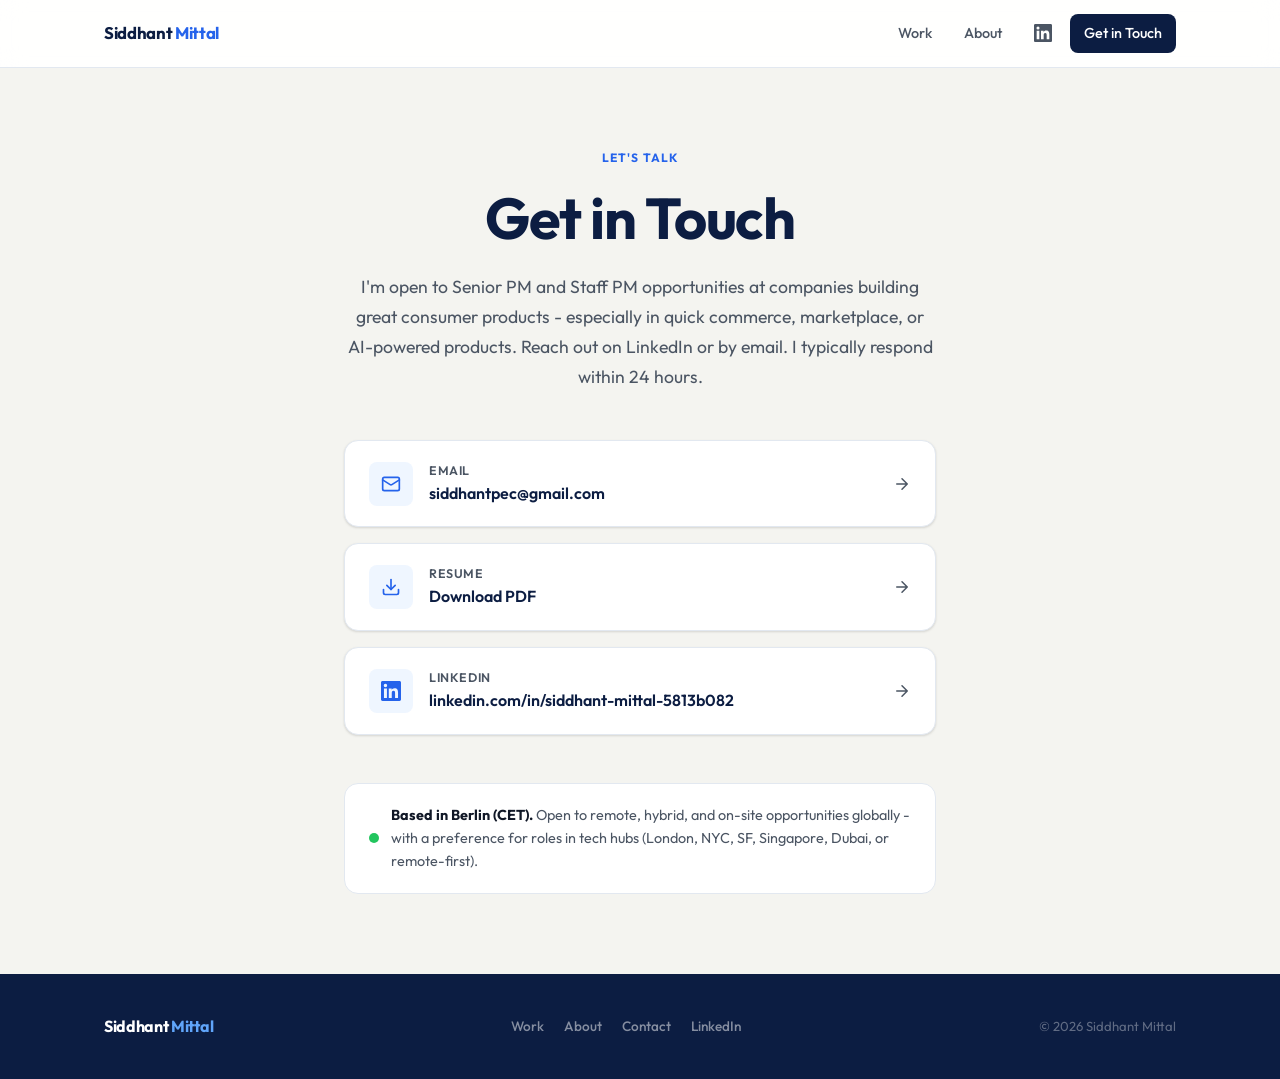
<file: contact.html>
<!DOCTYPE html>
<html lang="en">
<head>
  <meta charset="UTF-8">
  <!-- Google Analytics -->
  <script async src="https://www.googletagmanager.com/gtag/js?id=G-J3C8EJWRNL"></script>
  <script>
    window.dataLayer = window.dataLayer || [];
    function gtag(){dataLayer.push(arguments);}
    gtag('js', new Date());
    gtag('config', 'G-J3C8EJWRNL');
  </script>
  <meta name="viewport" content="width=device-width, initial-scale=1.0">
  <title>Contact · Siddhant Mittal</title>
  <meta name="description" content="Get in touch with Siddhant Mittal - Senior PM at Delivery Hero, open to Senior PM and Staff PM opportunities.">
  <!-- Favicon -->
  <link rel="icon" type="image/svg+xml" href="favicon.svg">

  <!-- Open Graph -->
  <meta property="og:type"        content="website">
  <meta property="og:title"       content="Contact · Siddhant Mittal">
  <meta property="og:description" content="Get in touch with Siddhant Mittal - Senior PM at Delivery Hero, open to Senior PM and Staff PM opportunities globally.">
  <meta property="og:image"       content="IMG_1647.jpeg">

  <!-- Twitter Card -->
  <meta name="twitter:card"        content="summary">
  <meta name="twitter:title"       content="Contact · Siddhant Mittal">
  <meta name="twitter:description" content="Get in touch with Siddhant Mittal - Senior PM at Delivery Hero, open to Senior PM and Staff PM opportunities globally.">

  <link rel="preconnect" href="https://fonts.googleapis.com">
  <link rel="preconnect" href="https://fonts.gstatic.com" crossorigin>
  <link href="https://fonts.googleapis.com/css2?family=Outfit:wght@400;500;600;700;800&display=swap" rel="stylesheet">
  <link rel="stylesheet" href="styles.css?v=2">
</head>
<body>

  <!-- ── NAVIGATION ───────────────────────────────────────── -->
  <nav class="nav" role="navigation" aria-label="Main navigation">
    <div class="nav__inner">
      <a href="index.html" class="nav__logo">
        <span class="nav__logo-name">Siddhant <span>Mittal</span></span>
      </a>
      <div class="nav__links">
        <a href="index.html#work">Work</a>

        <a href="about.html">About</a>
        <a href="https://www.linkedin.com/in/siddhant-mittal-5813b082/" target="_blank" rel="noopener noreferrer" class="nav__linkedin" aria-label="LinkedIn"><svg viewBox="0 0 24 24" fill="currentColor" aria-hidden="true"><path d="M20.447 20.452h-3.554v-5.569c0-1.328-.027-3.037-1.852-3.037-1.853 0-2.136 1.445-2.136 2.939v5.667H9.351V9h3.414v1.561h.046c.477-.9 1.637-1.85 3.37-1.85 3.601 0 4.267 2.37 4.267 5.455v6.286zM5.337 7.433a2.062 2.062 0 01-2.063-2.065 2.064 2.064 0 112.063 2.065zm1.782 13.019H3.555V9h3.564v11.452zM22.225 0H1.771C.792 0 0 .774 0 1.729v20.542C0 23.227.792 24 1.771 24h20.451C23.2 24 24 23.227 24 22.271V1.729C24 .774 23.2 0 22.222 0h.003z"/></svg></a>
        <a href="contact.html" class="active nav__cta">Get in Touch</a>
      </div>
      <button class="nav__hamburger" aria-label="Toggle menu" aria-expanded="false">
        <span></span><span></span><span></span>
      </button>
    </div>
  </nav>

  <!-- ── CONTACT ───────────────────────────────────────────── -->
  <main class="contact-hero" id="main-content" role="main">
    <div class="contact-inner fade-up">
      <span class="section-label" style="display:block; margin-bottom:16px;">Let's Talk</span>
      <h1>Get in Touch</h1>
      <p>
        I'm open to Senior PM and Staff PM opportunities at companies building great consumer products - especially in quick commerce, marketplace, or AI-powered products.
        Reach out on LinkedIn or by email. I typically respond within 24 hours.
      </p>

      <div class="contact-links" role="list">

        <!-- Email -->
        <a href="mailto:siddhantpec@gmail.com" class="contact-link" role="listitem" aria-label="Send email to Siddhant">
          <div class="contact-link__icon">
            <svg viewBox="0 0 24 24" fill="none" stroke="currentColor" stroke-width="2" stroke-linecap="round" stroke-linejoin="round" aria-hidden="true">
              <rect x="2" y="4" width="20" height="16" rx="2"/>
              <path d="m22 7-8.97 5.7a1.94 1.94 0 0 1-2.06 0L2 7"/>
            </svg>
          </div>
          <div class="contact-link__text">
            <div class="contact-link__label">Email</div>
            <div class="contact-link__value">siddhantpec@gmail.com</div>
          </div>
          <svg class="contact-link__arrow" viewBox="0 0 24 24" fill="none" stroke="currentColor" stroke-width="2" stroke-linecap="round" stroke-linejoin="round" aria-hidden="true" style="width:18px;height:18px;">
            <path d="M5 12h14M12 5l7 7-7 7"/>
          </svg>
        </a>

        <!-- Resume -->
        <a href="SiddhantMittal_Resume.pdf" download class="contact-link" role="listitem" aria-label="Download Siddhant's resume">
          <div class="contact-link__icon">
            <svg viewBox="0 0 24 24" fill="none" stroke="currentColor" stroke-width="2" stroke-linecap="round" stroke-linejoin="round" aria-hidden="true">
              <path d="M21 15v4a2 2 0 0 1-2 2H5a2 2 0 0 1-2-2v-4"/>
              <polyline points="7 10 12 15 17 10"/>
              <line x1="12" y1="15" x2="12" y2="3"/>
            </svg>
          </div>
          <div class="contact-link__text">
            <div class="contact-link__label">Resume</div>
            <div class="contact-link__value">Download PDF</div>
          </div>
          <svg class="contact-link__arrow" viewBox="0 0 24 24" fill="none" stroke="currentColor" stroke-width="2" stroke-linecap="round" stroke-linejoin="round" aria-hidden="true" style="width:18px;height:18px;">
            <path d="M5 12h14M12 5l7 7-7 7"/>
          </svg>
        </a>

        <!-- LinkedIn -->
        <a href="https://www.linkedin.com/in/siddhant-mittal-5813b082/" target="_blank" rel="noopener noreferrer" class="contact-link" role="listitem" aria-label="View Siddhant's LinkedIn profile">
          <div class="contact-link__icon">
            <svg viewBox="0 0 24 24" fill="currentColor" aria-hidden="true" style="color: var(--blue);">
              <path d="M20.447 20.452h-3.554v-5.569c0-1.328-.027-3.037-1.852-3.037-1.853 0-2.136 1.445-2.136 2.939v5.667H9.351V9h3.414v1.561h.046c.477-.9 1.637-1.85 3.37-1.85 3.601 0 4.267 2.37 4.267 5.455v6.286zM5.337 7.433a2.062 2.062 0 01-2.063-2.065 2.064 2.064 0 112.063 2.065zm1.782 13.019H3.555V9h3.564v11.452zM22.225 0H1.771C.792 0 0 .774 0 1.729v20.542C0 23.227.792 24 1.771 24h20.451C23.2 24 24 23.227 24 22.271V1.729C24 .774 23.2 0 22.222 0h.003z"/>
            </svg>
          </div>
          <div class="contact-link__text">
            <div class="contact-link__label">LinkedIn</div>
            <div class="contact-link__value">linkedin.com/in/siddhant-mittal-5813b082</div>
          </div>
          <svg class="contact-link__arrow" viewBox="0 0 24 24" fill="none" stroke="currentColor" stroke-width="2" stroke-linecap="round" stroke-linejoin="round" aria-hidden="true" style="width:18px;height:18px;">
            <path d="M5 12h14M12 5l7 7-7 7"/>
          </svg>
        </a>

      </div>

      <!-- Availability -->
      <div class="contact-availability" role="status" aria-live="polite">
        <div class="contact-availability__dot" aria-hidden="true"></div>
        <div class="contact-availability__text">
          <strong>Based in Berlin (CET).</strong> Open to remote, hybrid, and on-site opportunities globally - with a preference for roles in tech hubs (London, NYC, SF, Singapore, Dubai, or remote-first).
        </div>
      </div>

    </div>
  </main>

  <!-- ── FOOTER ────────────────────────────────────────────── -->
  <footer class="footer" role="contentinfo">
    <div class="footer__inner">
      <span class="footer__logo">Siddhant <span>Mittal</span></span>
      <div class="footer__links">
        <a href="index.html#work">Work</a>

        <a href="about.html">About</a>
        <a href="contact.html">Contact</a>
        <a href="https://www.linkedin.com/in/siddhant-mittal-5813b082/" target="_blank" rel="noopener noreferrer">LinkedIn</a>
      </div>
      <span class="footer__copy">© 2026 Siddhant Mittal</span>
    </div>
  </footer>

  <script src="data.js"></script>
  <script src="script.js"></script>
</body>
</html>
</file>
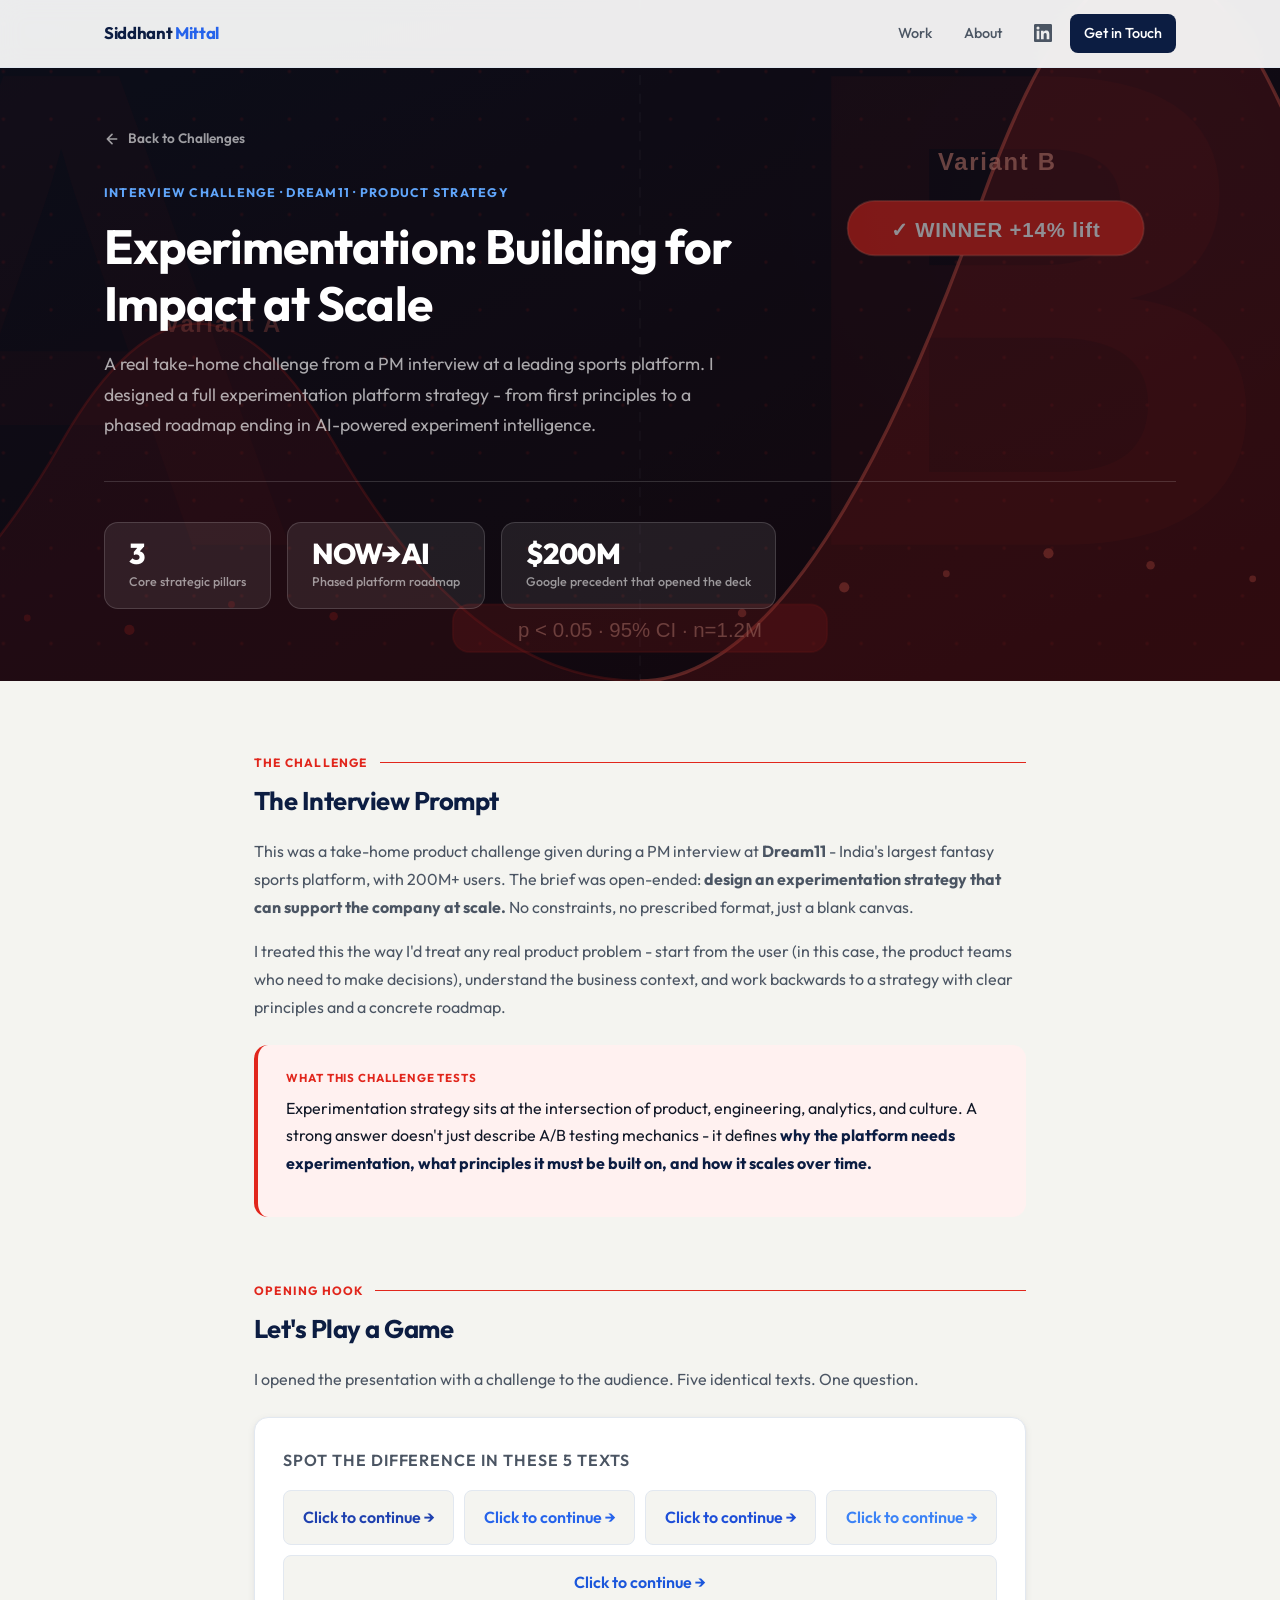
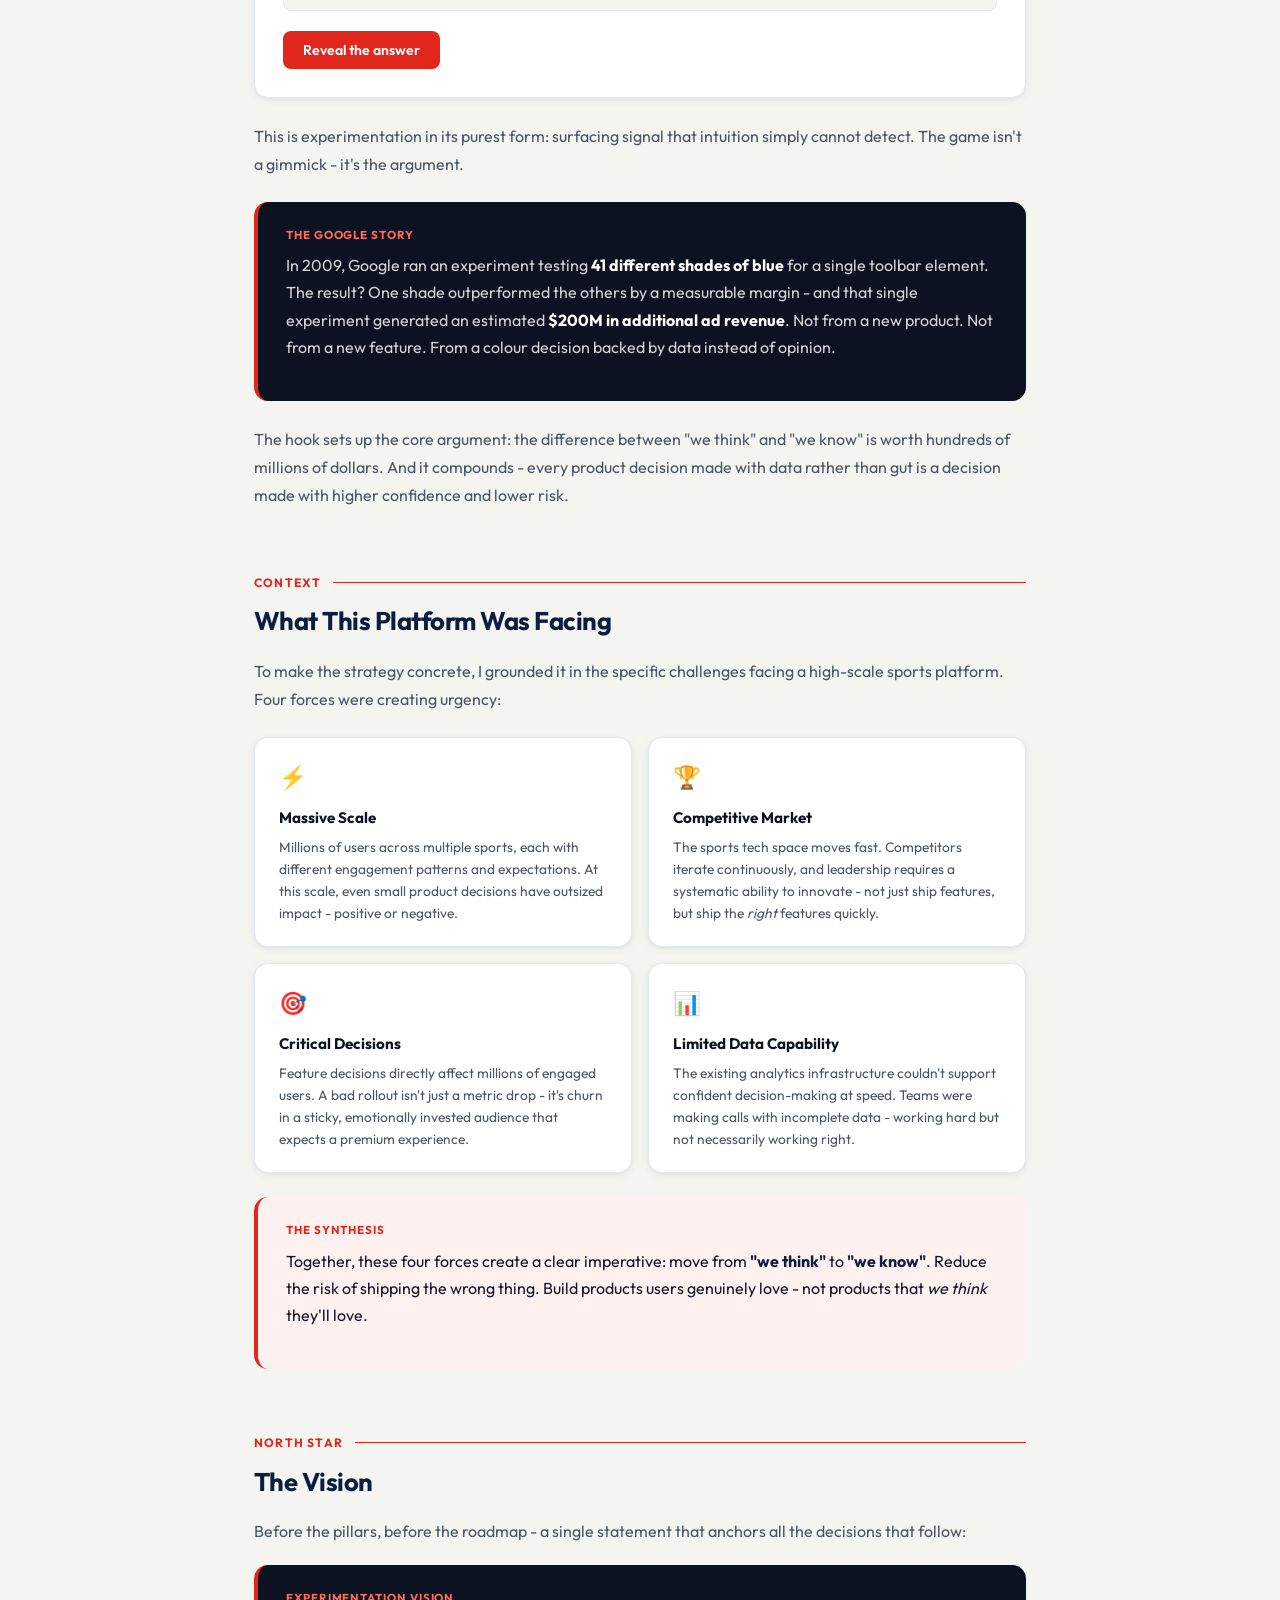
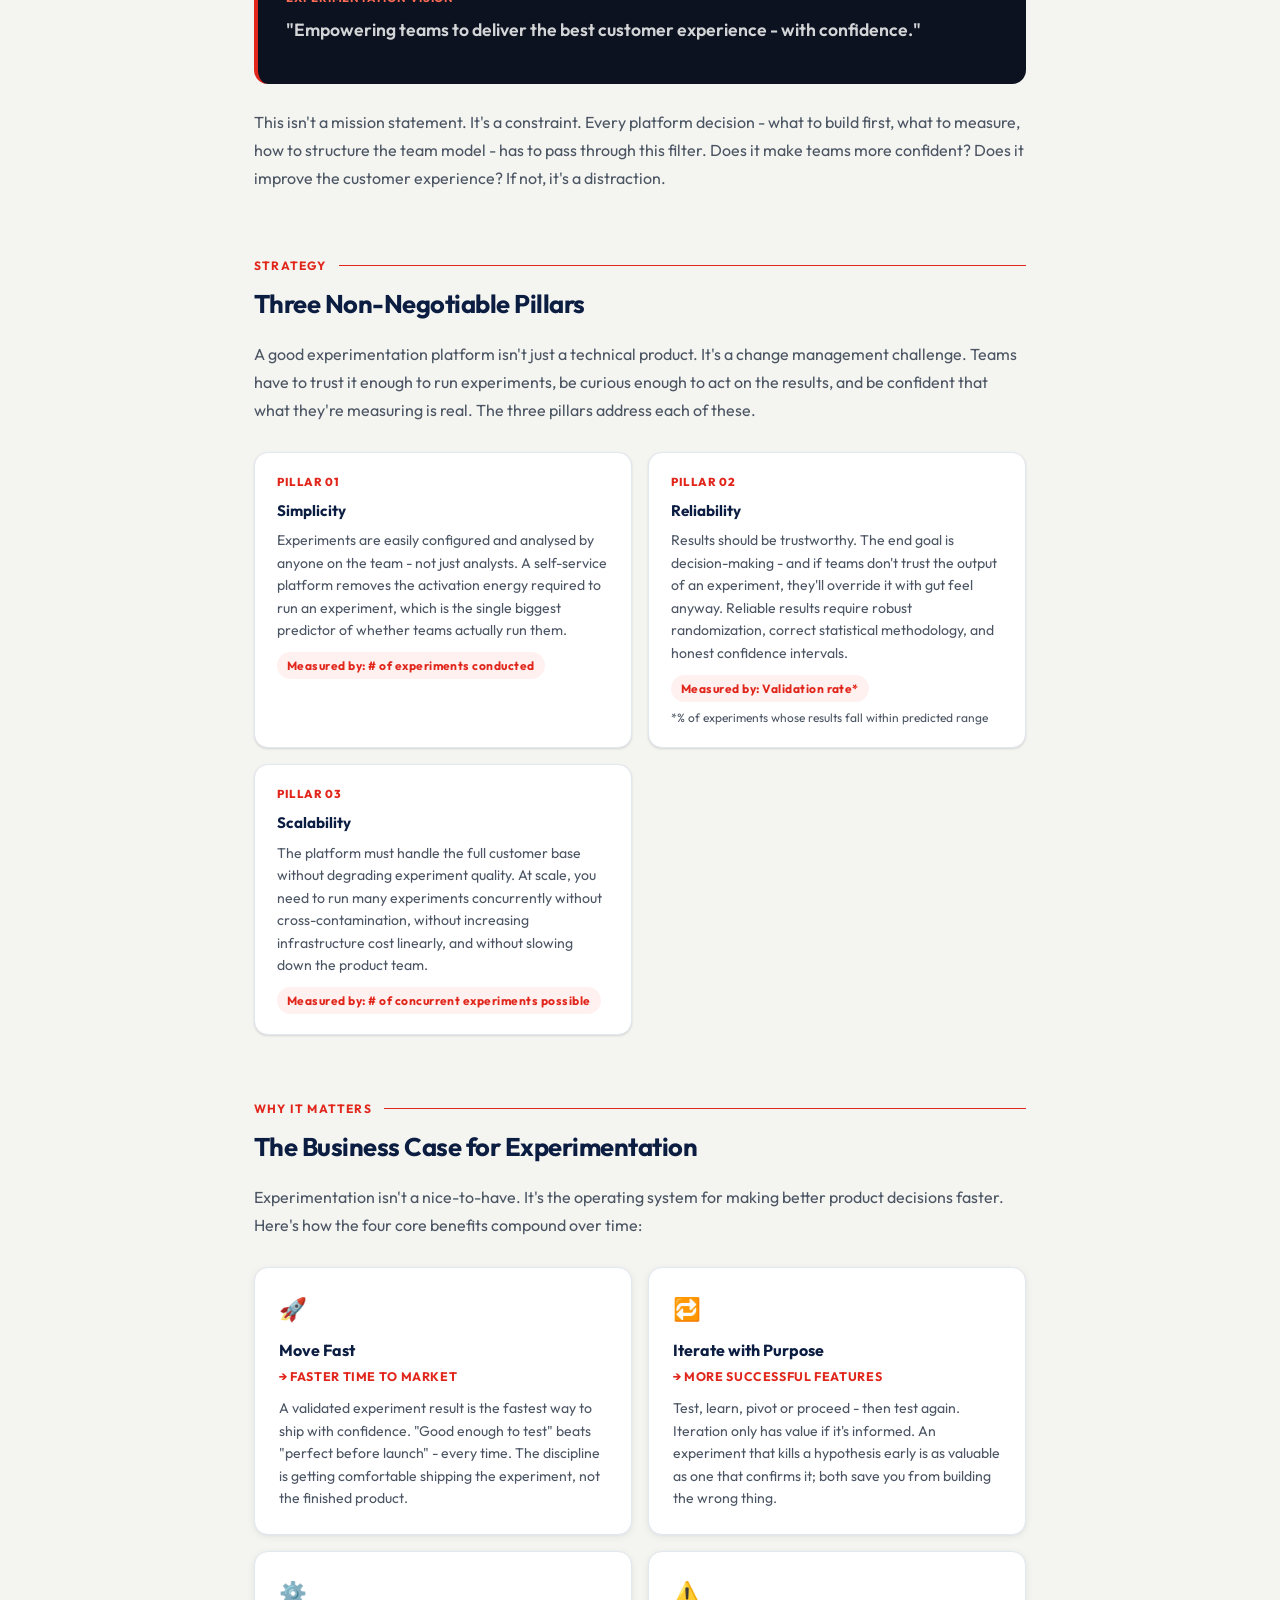
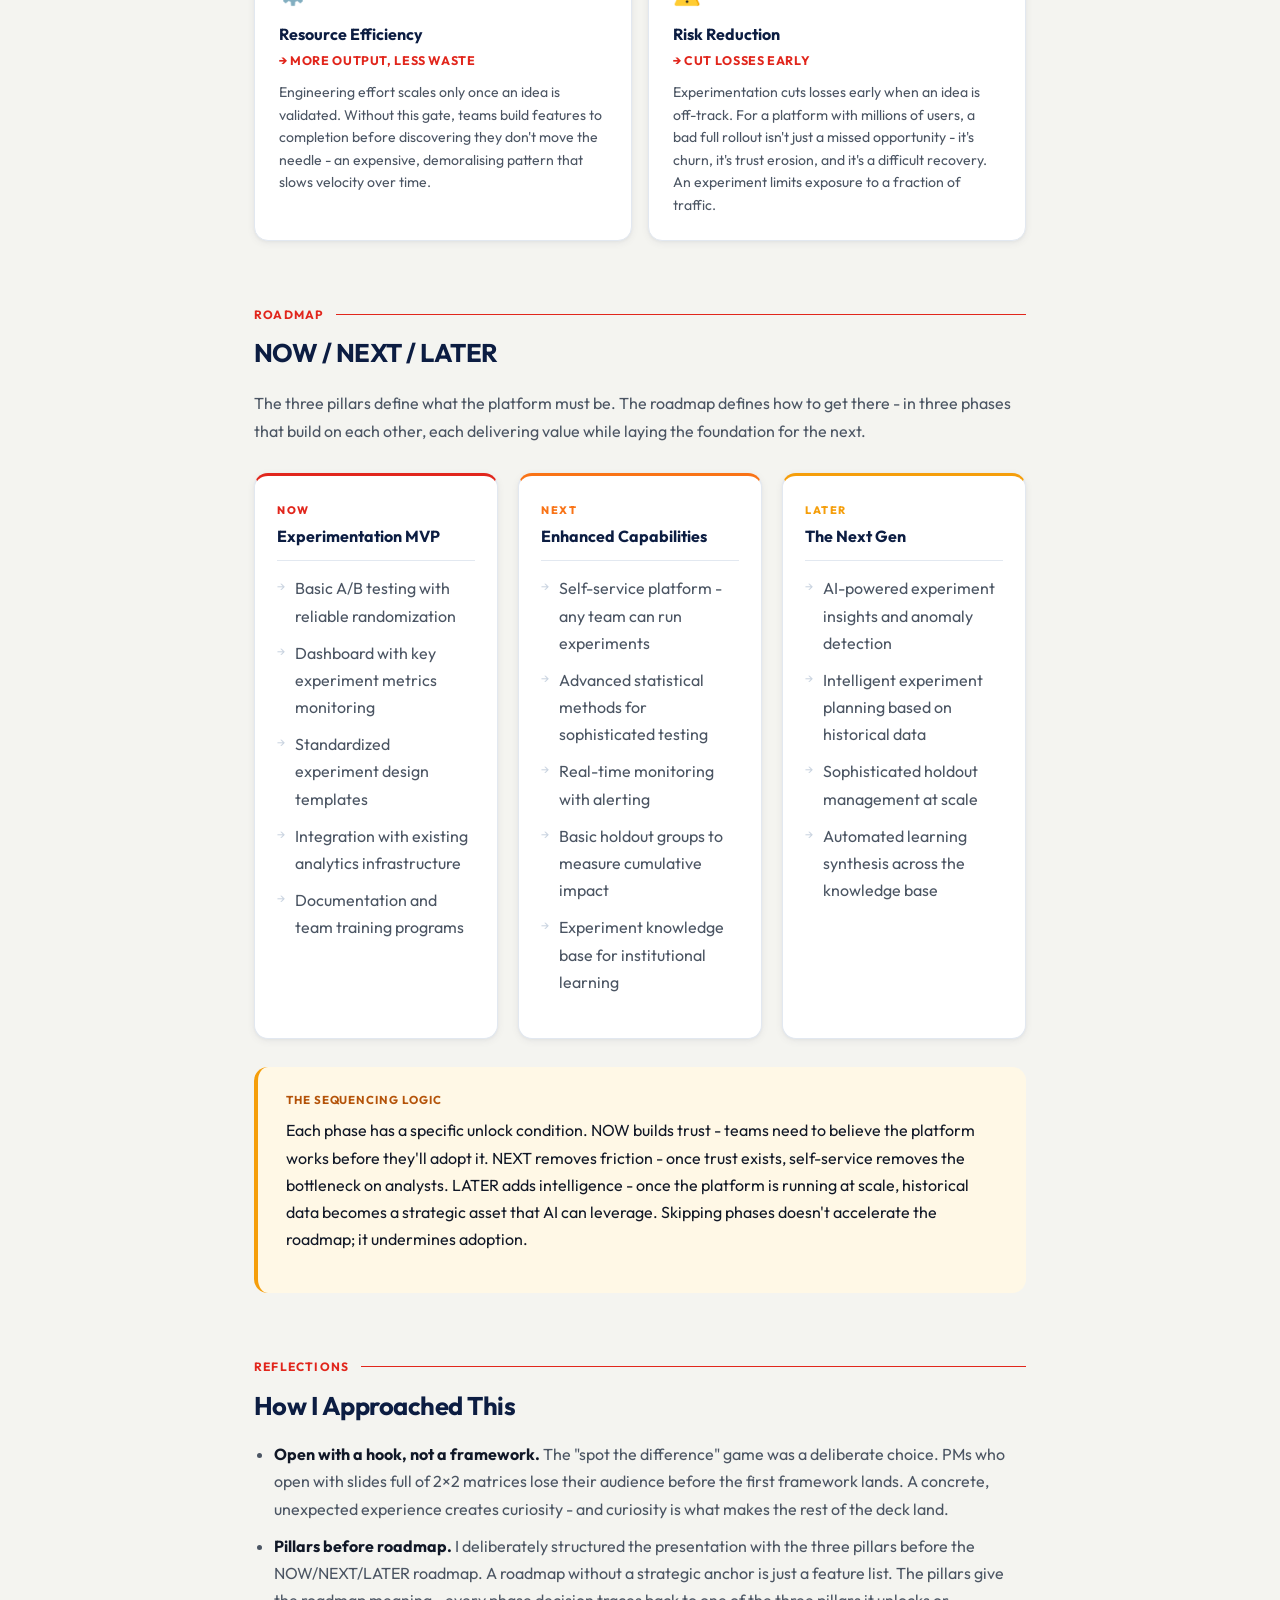
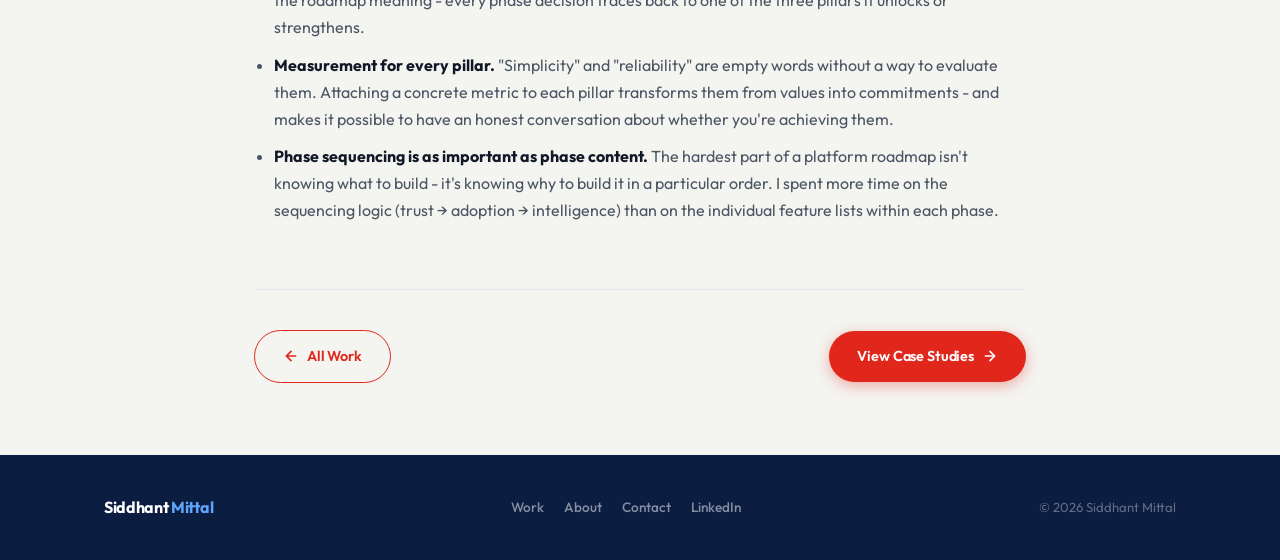
<file: interview-challenge-1.html>
<!DOCTYPE html>
<html lang="en">
<head>
  <meta charset="UTF-8">
  <!-- Google Analytics -->
  <script async src="https://www.googletagmanager.com/gtag/js?id=G-J3C8EJWRNL"></script>
  <script>
    window.dataLayer = window.dataLayer || [];
    function gtag(){dataLayer.push(arguments);}
    gtag('js', new Date());
    gtag('config', 'G-J3C8EJWRNL');
  </script>
  <meta name="viewport" content="width=device-width, initial-scale=1.0">
  <title>Experimentation at Scale · Siddhant Mittal</title>
  <meta name="description" content="Interview challenge: designing an end-to-end experimentation platform strategy for a high-scale sports product - pillars, vision, and a phased roadmap to AI.">
  <!-- Favicon -->
  <link rel="icon" type="image/svg+xml" href="favicon.svg">

  <!-- Open Graph -->
  <meta property="og:type"        content="article">
  <meta property="og:title"       content="Experimentation at Scale · Siddhant Mittal">
  <meta property="og:description" content="PM interview challenge: end-to-end experimentation strategy for a high-scale sports platform.">
  <meta property="og:image"       content="IMG_1647.jpeg">

  <!-- Twitter Card -->
  <meta name="twitter:card"        content="summary_large_image">
  <meta name="twitter:title"       content="Experimentation at Scale · Siddhant Mittal">
  <meta name="twitter:description" content="PM interview challenge: end-to-end experimentation strategy for a high-scale sports platform.">
  <meta name="twitter:image"       content="IMG_1647.jpeg">

  <link rel="preconnect" href="https://fonts.googleapis.com">
  <link rel="preconnect" href="https://fonts.gstatic.com" crossorigin>
  <link href="https://fonts.googleapis.com/css2?family=Outfit:wght@400;500;600;700;800&display=swap" rel="stylesheet">
  <link rel="stylesheet" href="styles.css?v=2">

  <!-- ── DREAM11 THEME OVERRIDES ─────────────────────────────── -->
  <style>
    /* Section labels: Dream11 red */
    .cs-section__label { color: #E1261C; }
    .cs-section__label::after { background: #E1261C; }

    /* Callouts */
    .callout--blue { background: #fff1f0; border-left-color: #E1261C; }
    .callout--blue .callout__label { color: #E1261C; }
    .callout--navy { background: #0c1220; border-left-color: #E1261C; }
    .callout--navy .callout__label { color: #ff6b55; }
    .callout--navy .callout__text { color: rgba(255,255,255,0.82); }
    .callout--navy .callout__text strong { color: #ffffff; }
    .callout--green { background: #fff8e6; border-left-color: #f59e0b; }
    .callout--green .callout__label { color: #b45309; }

    /* Pillar cards */
    .principle-card__number { color: #E1261C; }
    .pillar-metric { background: #fff1f0; color: #E1261C; }

    /* Spot-the-difference game */
    .sdiff-btn { background: #E1261C; }
    .sdiff-btn:hover { background: #c01919; }
    .sdiff-insight { background: #fff1f0; border-color: #fca5a5; }
    .sdiff-insight strong { color: #E1261C; }

    /* Situation cards - red icon accent */
    .situation-card__title { color: #0c1220; }

    /* Impact blocks */
    .impact-block__outcome { color: #E1261C; }

    /* NOW/NEXT/LATER roadmap - red → orange → gold */
    .roadmap-col--now   { border-top-color: #E1261C; }
    .roadmap-col--now   .roadmap-phase { color: #E1261C; }
    .roadmap-col--next  { border-top-color: #f97316; }
    .roadmap-col--next  .roadmap-phase { color: #f97316; }
    .roadmap-col--later { border-top-color: #f59e0b; }
    .roadmap-col--later .roadmap-phase { color: #f59e0b; }

    /* Roadmap list — override .cs-section ul { list-style: disc } */
    .cs-section .roadmap-list { list-style: none; padding-left: 0; }
    .cs-section .roadmap-list li { padding-left: 18px; }

    /* Bottom nav buttons */
    .btn--primary { background: #E1261C; box-shadow: 0 4px 14px rgba(225,38,28,0.35); }
    .btn--primary:hover { background: #c01919; box-shadow: 0 6px 20px rgba(225,38,28,0.45); }
    .btn--outline { border-color: #E1261C; color: #E1261C; }
    .btn--outline:hover { background: #fff1f0; }
  </style>
</head>
<body>

  <!-- ── NAVIGATION ───────────────────────────────────────── -->
  <nav class="nav" role="navigation" aria-label="Main navigation">
    <div class="nav__inner">
      <a href="index.html" class="nav__logo">
        <span class="nav__logo-name">Siddhant <span>Mittal</span></span>
      </a>
      <div class="nav__links">
        <a href="index.html#work">Work</a>
        <a href="about.html">About</a>
        <a href="https://www.linkedin.com/in/siddhant-mittal-5813b082/" target="_blank" rel="noopener noreferrer" class="nav__linkedin" aria-label="LinkedIn"><svg viewBox="0 0 24 24" fill="currentColor" aria-hidden="true"><path d="M20.447 20.452h-3.554v-5.569c0-1.328-.027-3.037-1.852-3.037-1.853 0-2.136 1.445-2.136 2.939v5.667H9.351V9h3.414v1.561h.046c.477-.9 1.637-1.85 3.37-1.85 3.601 0 4.267 2.37 4.267 5.455v6.286zM5.337 7.433a2.062 2.062 0 01-2.063-2.065 2.064 2.064 0 112.063 2.065zm1.782 13.019H3.555V9h3.564v11.452zM22.225 0H1.771C.792 0 0 .774 0 1.729v20.542C0 23.227.792 24 1.771 24h20.451C23.2 24 24 23.227 24 22.271V1.729C24 .774 23.2 0 22.222 0h.003z"/></svg></a>
        <a href="contact.html" class="nav__cta">Get in Touch</a>
      </div>
      <button class="nav__hamburger" aria-label="Toggle menu" aria-expanded="false">
        <span></span><span></span><span></span>
      </button>
    </div>
  </nav>

  <!-- ── CASE STUDY HERO ───────────────────────────────────── -->
  <header class="cs-hero" role="banner" style="background: linear-gradient(150deg, #0c1220 0%, #1a0608 100%); position: relative; overflow: hidden;">
    <img src="exp_backdrop.svg" aria-hidden="true" style="position:absolute; inset:0; width:100%; height:100%; object-fit:cover; object-position:center center; opacity:0.9; pointer-events:none;">
    <div aria-hidden="true" style="position:absolute; inset:0; background:rgba(10,8,18,0.4); pointer-events:none; z-index:0;"></div>
    <div class="cs-hero__inner" style="position:relative; z-index:1;">
      <a href="index.html#work" class="cs-hero__back" aria-label="Back to all work">
        <svg viewBox="0 0 24 24" fill="none" stroke="currentColor" stroke-width="2.5" stroke-linecap="round" stroke-linejoin="round" aria-hidden="true"><path d="M19 12H5M12 19l-7-7 7-7"/></svg>
        Back to Challenges
      </a>
      <p class="cs-hero__label">Interview Challenge · Dream11 · Product Strategy</p>
      <h1 class="cs-hero__title">Experimentation: Building for Impact at Scale</h1>
      <p class="cs-hero__subtitle">
        A real take-home challenge from a PM interview at a leading sports platform. I designed a full experimentation platform strategy - from first principles to a phased roadmap ending in AI-powered experiment intelligence.
      </p>
      <div class="cs-metrics" aria-label="Key outcomes">
        <div class="cs-metric">
          <div class="cs-metric__value">3</div>
          <div class="cs-metric__label">Core strategic pillars</div>
        </div>
        <div class="cs-metric">
          <div class="cs-metric__value">NOW→AI</div>
          <div class="cs-metric__label">Phased platform roadmap</div>
        </div>
        <div class="cs-metric">
          <div class="cs-metric__value">$200M</div>
          <div class="cs-metric__label">Google precedent that opened the deck</div>
        </div>
      </div>
    </div>
  </header>

  <!-- ── CASE STUDY BODY ───────────────────────────────────── -->
  <main class="cs-body" id="main-content">

    <!-- SECTION: The Challenge -->
    <section class="cs-section fade-up" aria-labelledby="challenge-heading">
      <div class="cs-section__label">The Challenge</div>
      <h2 id="challenge-heading">The Interview Prompt</h2>
      <p>
        This was a take-home product challenge given during a PM interview at <strong>Dream11</strong> - India's largest fantasy sports platform, with 200M+ users. The brief was open-ended: <strong>design an experimentation strategy that can support the company at scale.</strong> No constraints, no prescribed format, just a blank canvas.
      </p>
      <p>
        I treated this the way I'd treat any real product problem - start from the user (in this case, the product teams who need to make decisions), understand the business context, and work backwards to a strategy with clear principles and a concrete roadmap.
      </p>
      <div class="callout callout--blue">
        <div class="callout__label">What this challenge tests</div>
        <p class="callout__text">
          Experimentation strategy sits at the intersection of product, engineering, analytics, and culture. A strong answer doesn't just describe A/B testing mechanics - it defines <strong>why the platform needs experimentation, what principles it must be built on, and how it scales over time.</strong>
        </p>
      </div>
    </section>

    <!-- SECTION: Opening Hook -->
    <section class="cs-section fade-up" aria-labelledby="hook-heading">
      <div class="cs-section__label">Opening Hook</div>
      <h2 id="hook-heading">Let's Play a Game</h2>
      <p>
        I opened the presentation with a challenge to the audience. Five identical texts. One question.
      </p>

      <div class="sdiff-game" aria-label="Spot the difference game">
        <p class="sdiff-prompt">Spot the difference in these 5 texts</p>
        <div class="sdiff-cards">
          <div class="sdiff-card" style="color:#1e40af; font-weight:600; font-size:1rem;">Click to continue →</div>
          <div class="sdiff-card" style="color:#2563eb; font-weight:600; font-size:1rem;">Click to continue →</div>
          <div class="sdiff-card" style="color:#1d4ed8; font-weight:600; font-size:1rem;">Click to continue →</div>
          <div class="sdiff-card" style="color:#3b82f6; font-weight:600; font-size:1rem;">Click to continue →</div>
          <div class="sdiff-card" style="color:#1a56db; font-weight:600; font-size:1rem;">Click to continue →</div>
        </div>
        <button class="sdiff-btn" onclick="this.parentElement.classList.add('revealed')">
          Reveal the answer
        </button>
        <div class="sdiff-insight">
          <strong>Each text is a different shade of blue.</strong> Did you notice? Most people don't - at least not immediately. And that's the entire point. Google tested <strong>41 shades of blue</strong> for a single toolbar link and found that one specific shade generated an estimated <strong>$200M in additional ad revenue</strong> over the others. The difference between the best and worst shade was invisible to the human eye - but not to data.
        </div>
      </div>

      <p style="margin-top: 24px;">This is experimentation in its purest form: surfacing signal that intuition simply cannot detect. The game isn't a gimmick - it's the argument.</p>

      <div class="callout callout--navy">
        <div class="callout__label">The Google story</div>
        <p class="callout__text">
          In 2009, Google ran an experiment testing <strong>41 different shades of blue</strong> for a single toolbar element. The result? One shade outperformed the others by a measurable margin - and that single experiment generated an estimated <strong>$200M in additional ad revenue</strong>. Not from a new product. Not from a new feature. From a colour decision backed by data instead of opinion.
        </p>
      </div>

      <p>
        The hook sets up the core argument: the difference between "we think" and "we know" is worth hundreds of millions of dollars. And it compounds - every product decision made with data rather than gut is a decision made with higher confidence and lower risk.
      </p>
    </section>

    <!-- SECTION: The Situation -->
    <section class="cs-section fade-up" aria-labelledby="situation-heading">
      <div class="cs-section__label">Context</div>
      <h2 id="situation-heading">What This Platform Was Facing</h2>
      <p>
        To make the strategy concrete, I grounded it in the specific challenges facing a high-scale sports platform. Four forces were creating urgency:
      </p>

      <div class="situation-grid" aria-label="Business context factors">
        <div class="situation-card">
          <div class="situation-card__icon">⚡</div>
          <div class="situation-card__title">Massive Scale</div>
          <div class="situation-card__desc">Millions of users across multiple sports, each with different engagement patterns and expectations. At this scale, even small product decisions have outsized impact - positive or negative.</div>
        </div>
        <div class="situation-card">
          <div class="situation-card__icon">🏆</div>
          <div class="situation-card__title">Competitive Market</div>
          <div class="situation-card__desc">The sports tech space moves fast. Competitors iterate continuously, and leadership requires a systematic ability to innovate - not just ship features, but ship the <em>right</em> features quickly.</div>
        </div>
        <div class="situation-card">
          <div class="situation-card__icon">🎯</div>
          <div class="situation-card__title">Critical Decisions</div>
          <div class="situation-card__desc">Feature decisions directly affect millions of engaged users. A bad rollout isn't just a metric drop - it's churn in a sticky, emotionally invested audience that expects a premium experience.</div>
        </div>
        <div class="situation-card">
          <div class="situation-card__icon">📊</div>
          <div class="situation-card__title">Limited Data Capability</div>
          <div class="situation-card__desc">The existing analytics infrastructure couldn't support confident decision-making at speed. Teams were making calls with incomplete data - working hard but not necessarily working right.</div>
        </div>
      </div>

      <div class="callout callout--blue">
        <div class="callout__label">The synthesis</div>
        <p class="callout__text">
          Together, these four forces create a clear imperative: move from <strong>"we think"</strong> to <strong>"we know"</strong>. Reduce the risk of shipping the wrong thing. Build products users genuinely love - not products that <em>we think</em> they'll love.
        </p>
      </div>
    </section>

    <!-- SECTION: Vision -->
    <section class="cs-section fade-up" aria-labelledby="vision-heading">
      <div class="cs-section__label">North Star</div>
      <h2 id="vision-heading">The Vision</h2>
      <p>Before the pillars, before the roadmap - a single statement that anchors all the decisions that follow:</p>
      <div class="callout callout--navy" style="margin-top: 20px;">
        <div class="callout__label">Experimentation Vision</div>
        <p class="callout__text" style="font-size: 1.1rem; font-weight: 600; line-height: 1.6;">
          "Empowering teams to deliver the best customer experience - with confidence."
        </p>
      </div>
      <p style="margin-top: 20px;">
        This isn't a mission statement. It's a constraint. Every platform decision - what to build first, what to measure, how to structure the team model - has to pass through this filter. Does it make teams more confident? Does it improve the customer experience? If not, it's a distraction.
      </p>
    </section>

    <!-- SECTION: Three Pillars -->
    <section class="cs-section fade-up" aria-labelledby="pillars-heading">
      <div class="cs-section__label">Strategy</div>
      <h2 id="pillars-heading">Three Non-Negotiable Pillars</h2>
      <p>
        A good experimentation platform isn't just a technical product. It's a change management challenge. Teams have to trust it enough to run experiments, be curious enough to act on the results, and be confident that what they're measuring is real. The three pillars address each of these.
      </p>

      <div class="principles-grid" style="margin-top: 28px;">
        <div class="principle-card">
          <div class="principle-card__number">Pillar 01</div>
          <div class="principle-card__title">Simplicity</div>
          <div class="principle-card__desc">Experiments are easily configured and analysed by anyone on the team - not just analysts. A self-service platform removes the activation energy required to run an experiment, which is the single biggest predictor of whether teams actually run them.</div>
          <span class="pillar-metric">Measured by: # of experiments conducted</span>
        </div>
        <div class="principle-card">
          <div class="principle-card__number">Pillar 02</div>
          <div class="principle-card__title">Reliability</div>
          <div class="principle-card__desc">Results should be trustworthy. The end goal is decision-making - and if teams don't trust the output of an experiment, they'll override it with gut feel anyway. Reliable results require robust randomization, correct statistical methodology, and honest confidence intervals.</div>
          <span class="pillar-metric">Measured by: Validation rate*</span>
          <div style="font-size:0.75rem; color:var(--text-muted); margin-top:6px;">*% of experiments whose results fall within predicted range</div>
        </div>
        <div class="principle-card">
          <div class="principle-card__number">Pillar 03</div>
          <div class="principle-card__title">Scalability</div>
          <div class="principle-card__desc">The platform must handle the full customer base without degrading experiment quality. At scale, you need to run many experiments concurrently without cross-contamination, without increasing infrastructure cost linearly, and without slowing down the product team.</div>
          <span class="pillar-metric">Measured by: # of concurrent experiments possible</span>
        </div>
      </div>
    </section>

    <!-- SECTION: Business Impact -->
    <section class="cs-section fade-up" aria-labelledby="impact-heading">
      <div class="cs-section__label">Why It Matters</div>
      <h2 id="impact-heading">The Business Case for Experimentation</h2>
      <p>
        Experimentation isn't a nice-to-have. It's the operating system for making better product decisions faster. Here's how the four core benefits compound over time:
      </p>

      <div class="impact-blocks" style="margin-top: 28px;">
        <div class="impact-block">
          <div class="impact-block__icon">🚀</div>
          <div class="impact-block__title">Move Fast</div>
          <div class="impact-block__outcome">→ Faster time to market</div>
          <div class="impact-block__desc">A validated experiment result is the fastest way to ship with confidence. "Good enough to test" beats "perfect before launch" - every time. The discipline is getting comfortable shipping the experiment, not the finished product.</div>
        </div>
        <div class="impact-block">
          <div class="impact-block__icon">🔁</div>
          <div class="impact-block__title">Iterate with Purpose</div>
          <div class="impact-block__outcome">→ More successful features</div>
          <div class="impact-block__desc">Test, learn, pivot or proceed - then test again. Iteration only has value if it's informed. An experiment that kills a hypothesis early is as valuable as one that confirms it; both save you from building the wrong thing.</div>
        </div>
        <div class="impact-block">
          <div class="impact-block__icon">⚙️</div>
          <div class="impact-block__title">Resource Efficiency</div>
          <div class="impact-block__outcome">→ More output, less waste</div>
          <div class="impact-block__desc">Engineering effort scales only once an idea is validated. Without this gate, teams build features to completion before discovering they don't move the needle - an expensive, demoralising pattern that slows velocity over time.</div>
        </div>
        <div class="impact-block">
          <div class="impact-block__icon">⚠️</div>
          <div class="impact-block__title">Risk Reduction</div>
          <div class="impact-block__outcome">→ Cut losses early</div>
          <div class="impact-block__desc">Experimentation cuts losses early when an idea is off-track. For a platform with millions of users, a bad full rollout isn't just a missed opportunity - it's churn, it's trust erosion, and it's a difficult recovery. An experiment limits exposure to a fraction of traffic.</div>
        </div>
      </div>
    </section>

    <!-- SECTION: Roadmap -->
    <section class="cs-section fade-up" aria-labelledby="roadmap-heading">
      <div class="cs-section__label">Roadmap</div>
      <h2 id="roadmap-heading">NOW / NEXT / LATER</h2>
      <p>
        The three pillars define what the platform must be. The roadmap defines how to get there - in three phases that build on each other, each delivering value while laying the foundation for the next.
      </p>

      <div class="roadmap-grid" style="margin-top: 28px;" aria-label="Phased roadmap">
        <div class="roadmap-col roadmap-col--now">
          <div class="roadmap-phase">NOW</div>
          <div class="roadmap-title">Experimentation MVP</div>
          <ul class="roadmap-list">
            <li>Basic A/B testing with reliable randomization</li>
            <li>Dashboard with key experiment metrics monitoring</li>
            <li>Standardized experiment design templates</li>
            <li>Integration with existing analytics infrastructure</li>
            <li>Documentation and team training programs</li>
          </ul>
        </div>
        <div class="roadmap-col roadmap-col--next">
          <div class="roadmap-phase">NEXT</div>
          <div class="roadmap-title">Enhanced Capabilities</div>
          <ul class="roadmap-list">
            <li>Self-service platform - any team can run experiments</li>
            <li>Advanced statistical methods for sophisticated testing</li>
            <li>Real-time monitoring with alerting</li>
            <li>Basic holdout groups to measure cumulative impact</li>
            <li>Experiment knowledge base for institutional learning</li>
          </ul>
        </div>
        <div class="roadmap-col roadmap-col--later">
          <div class="roadmap-phase">LATER</div>
          <div class="roadmap-title">The Next Gen</div>
          <ul class="roadmap-list">
            <li>AI-powered experiment insights and anomaly detection</li>
            <li>Intelligent experiment planning based on historical data</li>
            <li>Sophisticated holdout management at scale</li>
            <li>Automated learning synthesis across the knowledge base</li>
          </ul>
        </div>
      </div>

      <div class="callout callout--green" style="margin-top: 28px;">
        <div class="callout__label">The sequencing logic</div>
        <p class="callout__text">
          Each phase has a specific unlock condition. NOW builds trust - teams need to believe the platform works before they'll adopt it. NEXT removes friction - once trust exists, self-service removes the bottleneck on analysts. LATER adds intelligence - once the platform is running at scale, historical data becomes a strategic asset that AI can leverage. Skipping phases doesn't accelerate the roadmap; it undermines adoption.
        </p>
      </div>
    </section>

    <!-- SECTION: Reflections -->
    <section class="cs-section fade-up" aria-labelledby="reflections-heading">
      <div class="cs-section__label">Reflections</div>
      <h2 id="reflections-heading">How I Approached This</h2>
      <ul>
        <li><strong>Open with a hook, not a framework.</strong> The "spot the difference" game was a deliberate choice. PMs who open with slides full of 2×2 matrices lose their audience before the first framework lands. A concrete, unexpected experience creates curiosity - and curiosity is what makes the rest of the deck land.</li>
        <li><strong>Pillars before roadmap.</strong> I deliberately structured the presentation with the three pillars before the NOW/NEXT/LATER roadmap. A roadmap without a strategic anchor is just a feature list. The pillars give the roadmap meaning - every phase decision traces back to one of the three pillars it unlocks or strengthens.</li>
        <li><strong>Measurement for every pillar.</strong> "Simplicity" and "reliability" are empty words without a way to evaluate them. Attaching a concrete metric to each pillar transforms them from values into commitments - and makes it possible to have an honest conversation about whether you're achieving them.</li>
        <li><strong>Phase sequencing is as important as phase content.</strong> The hardest part of a platform roadmap isn't knowing what to build - it's knowing why to build it in a particular order. I spent more time on the sequencing logic (trust → adoption → intelligence) than on the individual feature lists within each phase.</li>
      </ul>
    </section>

    <!-- Navigation between challenges -->
    <div style="display:flex; justify-content:space-between; align-items:center; padding-top:40px; border-top: 1px solid var(--border); margin-top: 24px;">
      <a href="index.html#work" class="btn btn--outline">
        <svg viewBox="0 0 24 24" fill="none" stroke="currentColor" stroke-width="2.5" stroke-linecap="round" stroke-linejoin="round" aria-hidden="true" style="width:16px;height:16px;"><path d="M19 12H5M12 19l-7-7 7-7"/></svg>
        All Work
      </a>
      <a href="index.html#work" class="btn btn--primary">
        View Case Studies
        <svg viewBox="0 0 24 24" fill="none" stroke="currentColor" stroke-width="2.5" stroke-linecap="round" stroke-linejoin="round" aria-hidden="true" style="width:16px;height:16px;"><path d="M5 12h14M12 5l7 7-7 7"/></svg>
      </a>
    </div>

  </main>

  <!-- ── FOOTER ────────────────────────────────────────────── -->
  <footer class="footer" role="contentinfo">
    <div class="footer__inner">
      <span class="footer__logo">Siddhant <span>Mittal</span></span>
      <div class="footer__links">
        <a href="index.html#work">Work</a>

        <a href="about.html">About</a>
        <a href="contact.html">Contact</a>
        <a href="https://www.linkedin.com/in/siddhant-mittal-5813b082/" target="_blank" rel="noopener noreferrer">LinkedIn</a>
      </div>
      <span class="footer__copy">© 2026 Siddhant Mittal</span>
    </div>
  </footer>

  <script src="data.js"></script>
  <script src="script.js"></script>
</body>
</html>
</file>
<file: styles.css>
/* ============================================================
   SIDDHANT MITTAL — PORTFOLIO STYLES
   Design system: minimalist, data-driven, professional blues
   ============================================================ */

/* ── DESIGN TOKENS ──────────────────────────────────────────── */
:root {
  --navy:        #0c1d42;
  --blue:        #2563eb;
  --blue-light:  #60a5fa;
  --blue-pale:   #eff6ff;
  --teal:        #0d9488;
  --bg:          #f4f4f0;
  --white:       #ffffff;
  --text:        #111827;
  --text-muted:  #4b5563;   /* was #64748b — now passes AA at all sizes */
  --border:      #e2e8f0;
  --border-strong: #cbd5e1;
  --shadow-sm:   0 1px 3px rgba(0,0,0,0.08), 0 1px 2px rgba(0,0,0,0.06);
  --shadow-md:   0 4px 16px rgba(0,0,0,0.1), 0 2px 6px rgba(0,0,0,0.06);
  --shadow-lg:   0 24px 56px rgba(12,29,66,0.15);
  --shadow-card: 0 2px 8px rgba(12,29,66,0.06), 0 1px 3px rgba(12,29,66,0.04);
  --shadow-card-hover: 0 16px 48px rgba(12,29,66,0.14), 0 4px 16px rgba(12,29,66,0.08);
  --radius:      14px;
  --radius-sm:   8px;
  --radius-lg:   22px;
  --font:        'Outfit', -apple-system, BlinkMacSystemFont, sans-serif;
  --max-w:       1120px;
  --nav-h:       68px;
  --transition:  0.22s cubic-bezier(0.4, 0, 0.2, 1);
}

/* ── RESET ──────────────────────────────────────────────────── */
*, *::before, *::after { box-sizing: border-box; margin: 0; padding: 0; }
html { scroll-behavior: smooth; font-size: 16px; overflow-x: hidden; }
body {
  font-family: var(--font);
  background: var(--bg);
  color: var(--text);
  line-height: 1.6;
  -webkit-font-smoothing: antialiased;
  overflow-x: hidden;
}
img { max-width: 100%; display: block; }
a { color: inherit; text-decoration: none; }
ul { list-style: none; }

/* ── TYPOGRAPHY ─────────────────────────────────────────────── */
h1, h2, h3, h4 { font-weight: 700; line-height: 1.2; letter-spacing: -0.02em; }
h1 { font-size: clamp(2.2rem, 5vw, 3.6rem); }
h2 { font-size: clamp(1.6rem, 3vw, 2.4rem); }
h3 { font-size: clamp(1.15rem, 2vw, 1.4rem); }
h4 { font-size: 1.05rem; font-weight: 600; }
p  { color: var(--text-muted); line-height: 1.75; }

/* ── LAYOUT ─────────────────────────────────────────────────── */
.container { max-width: var(--max-w); margin: 0 auto; padding: 0 24px; }
.section    { padding: 32px 0; }
.section--alt { background: #f4f4f0; }
.section-label {
  display: inline-block;
  font-size: 0.75rem;
  font-weight: 700;
  letter-spacing: 0.1em;
  text-transform: uppercase;
  color: var(--blue);
  margin-bottom: 12px;
}
.section-title { margin-bottom: 16px; color: var(--navy); }
.section-subtitle { font-size: 1.1rem; color: var(--text-muted); max-width: 620px; }

/* ── NAVIGATION ─────────────────────────────────────────────── */
.nav {
  position: fixed;
  top: 0; left: 0; right: 0;
  height: var(--nav-h);
  background: rgba(255,255,255,0.92);
  backdrop-filter: blur(12px);
  -webkit-backdrop-filter: blur(12px);
  border-bottom: 1px solid var(--border);
  z-index: 1000;
  transition: box-shadow var(--transition);
}
.nav.scrolled { box-shadow: var(--shadow-md); }
.nav__inner {
  max-width: var(--max-w);
  margin: 0 auto;
  padding: 0 24px;
  height: 100%;
  display: flex;
  align-items: center;
  justify-content: space-between;
  gap: 24px;
}
.nav__logo {
  font-size: 1.05rem;
  font-weight: 700;
  color: var(--navy);
  letter-spacing: -0.02em;
  white-space: nowrap;
  display: flex;
  align-items: center;
  gap: 10px;
}
.nav__avatar {
  width: 38px;
  height: 38px;
  border-radius: 50%;
  object-fit: cover;
  object-position: center 8%;
  border: 2px solid var(--blue);
  flex-shrink: 0;
}
.nav__logo-name { line-height: 1; }
.nav__logo-name span { color: var(--blue); }
.nav__links {
  display: flex;
  align-items: center;
  gap: 4px;
}
.nav__links a {
  padding: 8px 14px;
  font-size: 0.9rem;
  font-weight: 500;
  color: var(--text-muted);
  border-radius: var(--radius-sm);
  transition: color var(--transition), background var(--transition);
}
.nav__links a:hover { color: var(--navy); background: var(--blue-pale); }
.nav__links a.active { color: var(--blue); }
.nav__linkedin {
  display: flex;
  align-items: center;
  color: var(--text-muted);
  transition: color var(--transition);
}
.nav__linkedin:hover { color: var(--navy); }
.nav__linkedin svg { width: 18px; height: 18px; }
.nav__cta {
  padding: 9px 20px;
  background: var(--navy);
  color: var(--white) !important;
  border-radius: 100px;
  font-size: 0.875rem;
  font-weight: 600;
  white-space: nowrap;
  transition: background var(--transition), transform var(--transition);
}
.nav__cta:hover { background: var(--blue) !important; color: var(--white) !important; transform: translateY(-1px); }
.nav__hamburger {
  display: none;
  flex-direction: column;
  gap: 5px;
  cursor: pointer;
  padding: 4px;
}
.nav__hamburger span {
  display: block;
  width: 22px;
  height: 2px;
  background: var(--navy);
  border-radius: 2px;
  transition: var(--transition);
}

/* ── HERO ───────────────────────────────────────────────────── */
.hero {
  min-height: 88vh;
  display: flex;
  align-items: center;
  padding-top: var(--nav-h);
  background: #f4f4f0;
  position: relative;
  overflow: hidden;
}
.hero::before {
  content: '';
  position: absolute;
  top: -200px; right: -200px;
  width: 700px; height: 700px;
  background: radial-gradient(circle, rgba(37,99,235,0.07) 0%, transparent 70%);
  pointer-events: none;
}
.hero__inner {
  max-width: var(--max-w);
  margin: 0 auto;
  padding: 80px 24px;
  display: grid;
  grid-template-columns: 1fr auto;
  gap: 64px;
  align-items: center;
}
.hero__eyebrow {
  display: flex;
  align-items: center;
  gap: 12px;
  margin-bottom: 20px;
}
.hero__eyebrow-dot {
  width: 8px; height: 8px;
  background: var(--blue);
  border-radius: 50%;
  animation: pulse 2s infinite;
}
.hero__eyebrow-text {
  font-size: 0.85rem;
  font-weight: 600;
  color: var(--blue);
  letter-spacing: 0.05em;
  text-transform: uppercase;
}
@keyframes pulse {
  0%, 100% { opacity: 1; transform: scale(1); }
  50% { opacity: 0.5; transform: scale(1.4); }
}
.hero__title { color: var(--navy); margin-bottom: 20px; }
.hero__title .accent { color: var(--blue); }
.hero__tagline {
  font-size: clamp(1rem, 2vw, 1.2rem);
  color: var(--text-muted);
  max-width: 560px;
  margin-bottom: 36px;
  line-height: 1.7;
}
.hero__chips {
  display: flex;
  flex-wrap: wrap;
  gap: 10px;
  margin-bottom: 44px;
}
.chip {
  display: inline-flex;
  align-items: center;
  gap: 7px;
  padding: 8px 16px;
  background: var(--white);
  border: 1.5px solid var(--border);
  border-radius: 100px;
  font-size: 0.83rem;
  font-weight: 600;
  color: var(--text);   /* was --navy, now --text (#111827) — higher contrast */
  box-shadow: var(--shadow-sm);
  transition: border-color var(--transition), box-shadow var(--transition);
}
.chip { cursor: default; }
.chip__icon { font-size: 1rem; line-height: 1; }
.chip--blue {
  background: var(--blue-pale);
  border-color: rgba(37,99,235,0.25);
  color: #1d4ed8;   /* darker for contrast on pale blue bg */
  font-weight: 700;
}
.hero__actions { display: flex; gap: 14px; flex-wrap: wrap; }

/* ── BUTTONS ────────────────────────────────────────────────── */
.btn {
  display: inline-flex;
  align-items: center;
  gap: 8px;
  padding: 14px 28px;
  border-radius: 100px;
  font-size: 0.9rem;
  font-weight: 600;
  cursor: pointer;
  border: none;
  transition: background 0.2s ease, transform 0.2s ease,
              box-shadow 0.2s ease, border-color 0.2s ease, color 0.2s ease;
  white-space: nowrap;
  letter-spacing: -0.01em;
}
.btn--primary {
  background: var(--navy);
  color: var(--white);
}
.btn--primary:hover {
  background: #1d4ed8;
  transform: translateY(-2px);
  box-shadow: 0 8px 28px rgba(37,99,235,0.32);
}
.btn--primary:active { transform: translateY(0); box-shadow: none; }
.btn--outline {
  background: transparent;
  color: var(--navy);
  border: 1.5px solid var(--border-strong);
}
.btn--outline:hover {
  border-color: var(--blue);
  color: var(--blue);
  background: var(--blue-pale);
  transform: translateY(-2px);
}
.btn--outline:active { transform: translateY(0); }
.btn--blue {
  background: var(--blue);
  color: var(--white);
}
.btn--blue:hover { background: #1d4ed8; transform: translateY(-2px); box-shadow: 0 8px 28px rgba(37,99,235,0.38); }
.btn--white {
  background: var(--white);
  color: var(--navy);
  font-weight: 700;
}
.btn--white:hover { background: var(--blue-pale); transform: translateY(-2px); box-shadow: 0 8px 24px rgba(0,0,0,0.12); }
.btn svg { width: 16px; height: 16px; flex-shrink: 0; transition: transform var(--transition); }
.btn:hover svg { transform: translateX(2px); }

/* ── HERO PHOTO ─────────────────────────────────────────────── */
.hero__photo-wrap {
  position: relative;
  width: 280px;
  flex-shrink: 0;
}
.hero__photo {
  width: 280px;
  height: 320px;
  object-fit: cover;
  object-position: center top;
  border-radius: var(--radius-lg);
  box-shadow: var(--shadow-lg);
}
.hero__photo-badge {
  position: absolute;
  bottom: -16px;
  left: -20px;
  background: var(--white);
  border-radius: var(--radius);
  padding: 12px 16px;
  box-shadow: var(--shadow-md);
  border: 1px solid var(--border);
}
.hero__photo-badge-label { font-size: 0.7rem; color: var(--text-muted); font-weight: 500; }
.hero__photo-badge-value { font-size: 1.1rem; font-weight: 700; color: var(--navy); }

.hero__scroll-hint {
  position: absolute;
  bottom: 28px;
  left: 50%;
  transform: translateX(-50%);
  color: var(--text-muted);
  opacity: 0.5;
  transition: opacity 0.2s;
  animation: scroll-bounce 2s ease-in-out infinite;
}
.hero__scroll-hint:hover { opacity: 0.9; }
@keyframes scroll-bounce {
  0%, 100% { transform: translateX(-50%) translateY(0); }
  50%       { transform: translateX(-50%) translateY(7px); }
}

/* ── HIGHLIGHTS STRIP ───────────────────────────────────────── */
.highlights {
  background: var(--navy);
  padding: 48px 0;
}
.highlights__grid {
  max-width: var(--max-w);
  margin: 0 auto;
  padding: 0 24px;
  display: grid;
  grid-template-columns: repeat(4, 1fr);
  gap: 2px;
}
.highlight-item {
  padding: 24px 28px;
  border-right: 1px solid rgba(255,255,255,0.1);
  text-align: center;
  transition: background var(--transition);
}
.highlight-item:last-child { border-right: none; }
.highlight-item:hover { background: rgba(255,255,255,0.04); }
.highlight-item__number {
  font-size: clamp(2rem, 3.5vw, 3rem);
  font-weight: 800;
  color: #93c5fd;   /* slightly softer than --blue-light for eye comfort */
  letter-spacing: -0.04em;
  line-height: 1;
  margin-bottom: 8px;
}
.highlight-item__label {
  font-size: 0.84rem;
  color: rgba(255,255,255,0.65); /* was 0.6 — improved contrast on dark bg */
  font-weight: 500;
  line-height: 1.45;
}

/* ── CASE STUDY CARDS ───────────────────────────────────────── */
.cards-grid {
  display: grid;
  grid-template-columns: repeat(auto-fill, minmax(480px, 1fr));
  gap: 32px;
  margin-top: 32px;
}
.card {
  background: var(--white);
  border-radius: var(--radius-lg);
  border: 1px solid var(--border);
  overflow: hidden;
  transition: transform 0.28s cubic-bezier(0.2, 0, 0, 1),
              box-shadow 0.28s cubic-bezier(0.2, 0, 0, 1),
              border-color 0.22s ease;
  display: flex;
  flex-direction: column;
  box-shadow: var(--shadow-card);
}
.card:hover {
  transform: translateY(-7px);
  box-shadow: var(--shadow-card-hover);
  border-color: transparent;
}

/* Card visual header — gradient band with icon area */
.card__header {
  height: 160px;
  position: relative;
  overflow: hidden;
  display: flex;
  align-items: flex-end;
  padding: 20px 28px;
}
.card__header-bg {
  position: absolute;
  inset: 0;
  background: var(--card-color, var(--navy));
  opacity: 0.92;
}
/* When an image is set, use a lighter tint so the image shows through */
.card__header--img .card__header-bg {
  opacity: 0.55;
}
.card__header-pattern {
  position: absolute;
  inset: 0;
  background-image:
    radial-gradient(circle at 80% 20%, rgba(255,255,255,0.08) 0%, transparent 50%),
    radial-gradient(circle at 20% 80%, rgba(255,255,255,0.05) 0%, transparent 40%);
}
.card__header-type {
  position: relative;
  z-index: 1;
  font-size: 0.72rem;
  font-weight: 700;
  letter-spacing: 0.1em;
  text-transform: uppercase;
  color: rgba(255,255,255,0.65);
  border: 1px solid rgba(255,255,255,0.2);
  border-radius: 100px;
  padding: 4px 12px;
  backdrop-filter: blur(8px);
}

.card__body { padding: 28px 32px; flex: 1; display: flex; flex-direction: column; }
.card__subtitle {
  font-size: 0.75rem;
  font-weight: 700;
  letter-spacing: 0.07em;
  text-transform: uppercase;
  color: var(--text-muted);
  margin-bottom: 8px;
}
.card__title {
  font-size: 1.35rem;
  font-weight: 700;
  color: var(--navy);
  margin-bottom: 14px;
  letter-spacing: -0.02em;
  line-height: 1.25;
}
.card__summary {
  font-size: 0.94rem;
  color: var(--text-muted);
  line-height: 1.72;
  margin-bottom: 24px;
  flex: 1;
}
.card__metrics {
  display: flex;
  flex-wrap: wrap;
  gap: 8px;
  margin-bottom: 20px;
}
.metric-badge {
  padding: 6px 14px;
  background: var(--blue-pale);
  border-radius: 100px;
  font-size: 0.8rem;
  font-weight: 700;
  color: #1d4ed8;   /* darker blue for contrast on pale blue bg */
  letter-spacing: -0.01em;
}
.card__tags {
  display: flex;
  flex-wrap: wrap;
  gap: 6px;
  margin-bottom: 24px;
}
.tag {
  padding: 4px 10px;
  background: var(--bg);
  border: 1px solid var(--border-strong);
  border-radius: 6px;
  font-size: 0.74rem;
  font-weight: 600;
  color: var(--text-muted);
}
.card__footer {
  display: flex;
  align-items: center;
  justify-content: space-between;
  padding-top: 20px;
  border-top: 1px solid var(--border);
}
.card__link {
  display: inline-flex;
  align-items: center;
  gap: 7px;
  font-size: 0.9rem;
  font-weight: 700;
  color: var(--blue);
  transition: gap var(--transition), color var(--transition);
}
.card__link:hover { gap: 12px; color: #1d4ed8; }
.card__link svg { width: 16px; height: 16px; flex-shrink: 0; }

/* Coming soon card */
.card--interview-challenge .card__header-type {
  background: rgba(225,38,28,0.25);
  border-color: rgba(225,38,28,0.5);
  color: #fff;
}
.card--coming-soon { opacity: 0.6; pointer-events: none; }
.coming-soon-badge {
  display: inline-block;
  padding: 3px 10px;
  background: #fef3c7;
  border-radius: 100px;
  font-size: 0.72rem;
  font-weight: 700;
  color: #92400e;
  letter-spacing: 0.05em;
  text-transform: uppercase;
  margin-bottom: 10px;
}

/* ── INTERVIEW CHALLENGES TEASER ────────────────────────────── */
.challenges-teaser {
  background: linear-gradient(135deg, var(--navy) 0%, #1e3a8a 100%);
  border-radius: var(--radius-lg);
  padding: 52px 48px;
  display: flex;
  justify-content: space-between;
  align-items: center;
  gap: 32px;
  margin-top: 48px;
}
.challenges-teaser__content { flex: 1; }
.challenges-teaser__label {
  display: inline-block;
  font-size: 0.75rem;
  font-weight: 700;
  letter-spacing: 0.1em;
  text-transform: uppercase;
  color: var(--blue-light);
  margin-bottom: 12px;
}
.challenges-teaser__title { font-size: 1.8rem; font-weight: 700; color: var(--white); margin-bottom: 12px; }
.challenges-teaser__subtitle { color: rgba(255,255,255,0.65); font-size: 1rem; max-width: 480px; }

/* ── ABOUT TEASER ───────────────────────────────────────────── */
.about-teaser {
  display: grid;
  grid-template-columns: 1fr 1fr;
  gap: 64px;
  align-items: center;
}
.about-teaser__text h2 { color: var(--navy); margin-bottom: 20px; }
.about-teaser__text p { margin-bottom: 16px; }
.about-teaser__photos {
  display: grid;
  grid-template-columns: 1fr 1fr;
  gap: 12px;
  width: 400px;
  flex-shrink: 0;
  align-self: center;
}
.about-teaser__photos img {
  width: 100%;
  height: 360px;
  border-radius: var(--radius-lg);
  box-shadow: var(--shadow-card);
  display: block;
  object-fit: cover;
}
.about-teaser__photos img:first-child {
  object-position: center 65%;
}
.about-teaser__photos img:last-child {
  object-position: center 25%;
  margin-top: 40px;
}

/* ── CASE STUDY PAGE LAYOUT ─────────────────────────────────── */
.cs-hero {
  background: linear-gradient(160deg, var(--navy) 0%, #1a3a7a 100%);
  padding: calc(var(--nav-h) + 60px) 0 72px;
  position: relative;
  overflow: hidden;
}
.cs-hero::before {
  content: '';
  position: absolute;
  top: -100px; right: -100px;
  width: 600px; height: 600px;
  background: radial-gradient(circle, rgba(96,165,250,0.12) 0%, transparent 70%);
  pointer-events: none;
}
.cs-hero__inner { max-width: var(--max-w); margin: 0 auto; padding: 0 24px; }
.cs-hero__back {
  display: inline-flex;
  align-items: center;
  gap: 8px;
  font-size: 0.85rem;
  font-weight: 600;
  color: rgba(255,255,255,0.6);
  margin-bottom: 32px;
  transition: color var(--transition);
}
.cs-hero__back:hover { color: var(--white); }
.cs-hero__back svg { width: 16px; height: 16px; }
.cs-hero__label {
  font-size: 0.78rem;
  font-weight: 700;
  letter-spacing: 0.1em;
  text-transform: uppercase;
  color: var(--blue-light);
  margin-bottom: 14px;
}
.cs-hero__title {
  font-size: clamp(1.8rem, 4vw, 3rem);
  color: var(--white);
  margin-bottom: 16px;
  max-width: 760px;
}
.cs-hero__subtitle {
  font-size: 1.1rem;
  color: rgba(255,255,255,0.65);
  margin-bottom: 40px;
  max-width: 640px;
}
.cs-hero__meta {
  display: flex;
  flex-wrap: wrap;
  gap: 24px;
  margin-bottom: 40px;
}
.cs-hero__meta-item { color: rgba(255,255,255,0.6); font-size: 0.88rem; }
.cs-hero__meta-item strong { display: block; color: var(--white); font-size: 0.95rem; margin-bottom: 2px; }
.cs-metrics {
  display: flex;
  flex-wrap: wrap;
  gap: 16px;
  margin-top: 40px;
  padding-top: 40px;
  border-top: 1px solid rgba(255,255,255,0.15);
}
.cs-metric {
  background: rgba(255,255,255,0.08);
  border: 1px solid rgba(255,255,255,0.15);
  border-radius: var(--radius);
  padding: 16px 24px;
}
.cs-metric__value {
  font-size: 1.8rem;
  font-weight: 800;
  color: #ffffff;
  letter-spacing: -0.03em;
  line-height: 1;
}
.cs-metric__label {
  font-size: 0.78rem;
  color: rgba(255,255,255,0.55);
  margin-top: 4px;
  font-weight: 500;
}

/* ── CASE STUDY BODY ────────────────────────────────────────── */
.cs-body {
  max-width: 820px;
  margin: 0 auto;
  padding: 72px 24px;
}
.cs-section {
  margin-bottom: 64px;
}
/* ── CASE STUDY FIGURE ──────────────────────────────────────── */
.cs-figure {
  margin: 32px 0;
  border-radius: var(--radius);
  overflow: hidden;
  border: 1px solid var(--border);
  box-shadow: var(--shadow-md);
}
.cs-figure--inline {
  margin: 16px 0 0;
}
.cs-figure__img {
  width: 100%;
  display: block;
}
.cs-figure__caption {
  padding: 12px 16px;
  font-size: 0.82rem;
  color: var(--text-muted);
  background: var(--bg);
  border-top: 1px solid var(--border);
  font-style: italic;
}
.flow-step__figures {
  display: grid;
  grid-template-columns: 1fr 1fr;
  gap: 12px;
  margin-top: 16px;
}

.cs-section__label {
  display: flex;
  align-items: center;
  gap: 12px;
  font-size: 0.75rem;
  font-weight: 700;
  letter-spacing: 0.1em;
  text-transform: uppercase;
  color: var(--blue);
  margin-bottom: 14px;
}
.cs-section__label::after {
  content: '';
  flex: 1;
  height: 1px;
  background: var(--border);
}
.cs-section h2 {
  font-size: 1.6rem;
  color: var(--navy);
  margin-bottom: 20px;
}
.cs-section p {
  margin-bottom: 16px;
  font-size: 1rem;
}
.cs-section ul {
  list-style: disc;
  padding-left: 20px;
  margin-bottom: 16px;
}
.cs-section ul li {
  margin-bottom: 10px;
  color: var(--text-muted);
  font-size: 1rem;
  line-height: 1.7;
}
.cs-section ul li strong { color: var(--text); }

/* ── CALLOUT BOXES ──────────────────────────────────────────── */
.callout {
  border-radius: var(--radius);
  padding: 24px 28px;
  margin: 24px 0;
}
.callout--blue {
  background: var(--blue-pale);
  border-left: 4px solid var(--blue);
}
.callout--navy {
  background: #f0f4ff;
  border-left: 4px solid var(--navy);
}
.callout--green {
  background: #f0fdf4;
  border-left: 4px solid #16a34a;
}
.callout__label {
  font-size: 0.72rem;
  font-weight: 700;
  letter-spacing: 0.08em;
  text-transform: uppercase;
  color: var(--blue);
  margin-bottom: 8px;
}
.callout--navy .callout__label { color: var(--navy); }
.callout--green .callout__label { color: #15803d; }
.callout__text { font-size: 0.95rem; color: var(--text); line-height: 1.7; }
.callout__text strong { color: var(--navy); }

/* ── PRINCIPLE CARDS ────────────────────────────────────────── */
.principles-grid {
  display: grid;
  grid-template-columns: 1fr 1fr;
  gap: 16px;
  margin: 24px 0;
}
.principle-card {
  background: var(--white);
  border: 1px solid var(--border);
  border-radius: var(--radius);
  padding: 20px 22px;
  box-shadow: var(--shadow-sm);
}
.principle-card__number {
  font-size: 0.72rem;
  font-weight: 800;
  letter-spacing: 0.05em;
  text-transform: uppercase;
  color: var(--blue);
  margin-bottom: 8px;
}
.principle-card__title { font-size: 0.95rem; font-weight: 700; color: var(--navy); margin-bottom: 6px; }
.principle-card__desc { font-size: 0.88rem; color: var(--text-muted); line-height: 1.6; }

/* ── STAT COMPARISON ────────────────────────────────────────── */
.benchmark-row {
  display: flex;
  gap: 16px;
  margin: 24px 0;
  flex-wrap: wrap;
}
.benchmark-item {
  flex: 1;
  min-width: 140px;
  background: var(--white);
  border: 1px solid var(--border);
  border-radius: var(--radius);
  padding: 18px 20px;
  text-align: center;
  box-shadow: var(--shadow-sm);
}
.benchmark-item__brand { font-size: 0.78rem; font-weight: 700; color: var(--text-muted); margin-bottom: 6px; }
.benchmark-item__number { font-size: 2rem; font-weight: 800; color: var(--navy); letter-spacing: -0.03em; }
.benchmark-item__label { font-size: 0.72rem; color: var(--text-muted); }

/* ── PROCESS FLOW ───────────────────────────────────────────── */
.flow {
  display: flex;
  flex-direction: column;
  gap: 0;
  margin: 28px 0;
}
.flow-step {
  display: flex;
  gap: 20px;
  padding-bottom: 24px;
  position: relative;
}
.flow-step::before {
  content: '';
  position: absolute;
  left: 19px;
  top: 40px;
  width: 2px;
  height: calc(100% - 16px);
  background: var(--border);
}
.flow-step:last-child::before { display: none; }
.flow-step__number {
  width: 40px;
  height: 40px;
  background: var(--blue);
  border-radius: 50%;
  display: flex;
  align-items: center;
  justify-content: center;
  font-size: 0.85rem;
  font-weight: 800;
  color: var(--white);
  flex-shrink: 0;
}
.flow-step__content { padding-top: 8px; }
.flow-step__title { font-size: 1rem; font-weight: 700; color: var(--navy); margin-bottom: 4px; }
.flow-step__desc { font-size: 0.9rem; color: var(--text-muted); line-height: 1.65; }

/* ── ROLLOUT PHASES ─────────────────────────────────────────── */
.rollout-phases { display: flex; align-items: stretch; gap: 12px; margin: 32px 0; flex-wrap: wrap; }
.rollout-phase { flex: 1; min-width: 140px; border-radius: var(--radius-sm); padding: 20px; border: 2px solid var(--border); background: var(--bg); }
.rollout-phase--done { border-color: var(--blue); background: var(--blue-pale); }
.rollout-phase--pipeline { border-color: var(--border); background: #fff; opacity: 0.7; }
.rollout-phase__label { font-size: 0.72rem; font-weight: 700; text-transform: uppercase; letter-spacing: 0.06em; color: var(--blue); margin-bottom: 8px; }
.rollout-phase--pipeline .rollout-phase__label { color: var(--text-muted); }
.rollout-phase__brand { font-size: 1rem; font-weight: 700; color: var(--navy); margin-bottom: 4px; }
.rollout-phase__detail { font-size: 0.8rem; color: var(--text-muted); line-height: 1.4; }
.rollout-phase__arrow { display: flex; align-items: center; color: var(--text-muted); font-size: 1.2rem; flex-shrink: 0; padding-top: 4px; }

/* ── TIMELINE ───────────────────────────────────────────────── */
.timeline { margin: 28px 0; }
.timeline-item {
  display: grid;
  grid-template-columns: 140px 1fr;
  gap: 20px;
  padding-bottom: 20px;
  border-bottom: 1px solid var(--border);
  margin-bottom: 20px;
}
.timeline-item:last-child { border-bottom: none; margin-bottom: 0; }
.timeline-item__date {
  font-size: 0.82rem;
  font-weight: 700;
  color: var(--blue);
  padding-top: 2px;
}
.timeline-item__content {}
.timeline-item__title { font-size: 0.95rem; font-weight: 700; color: var(--navy); margin-bottom: 4px; }
.timeline-item__desc { font-size: 0.88rem; color: var(--text-muted); }
.timeline-badge {
  display: inline-block;
  padding: 2px 8px;
  border-radius: 4px;
  font-size: 0.7rem;
  font-weight: 700;
  text-transform: uppercase;
  letter-spacing: 0.05em;
}
.timeline-badge--done { background: #dcfce7; color: #15803d; }
.timeline-badge--in-progress { background: #fef3c7; color: #92400e; }

/* ── IMPACT BLOCK ───────────────────────────────────────────── */
.impact-grid {
  display: grid;
  grid-template-columns: repeat(3, 1fr);
  gap: 16px;
  margin: 24px 0;
}
.impact-item {
  background: linear-gradient(135deg, var(--navy) 0%, #1e3a8a 100%);
  border-radius: var(--radius);
  padding: 24px 20px;
  text-align: center;
}
.impact-item__value {
  font-size: 2rem;
  font-weight: 800;
  color: var(--blue-light);
  letter-spacing: -0.03em;
  margin-bottom: 6px;
}
.impact-item__label {
  font-size: 0.82rem;
  color: rgba(255,255,255,0.6);
  font-weight: 500;
  line-height: 1.4;
}

/* ── ABOUT PAGE ─────────────────────────────────────────────── */
.about-hero {
  background: #f4f4f0;
  padding: calc(var(--nav-h) + 64px) 0 72px;
}
.about-hero__inner {
  max-width: var(--max-w);
  margin: 0 auto;
  padding: 0 24px;
  display: grid;
  grid-template-columns: 1fr 320px;
  gap: 64px;
  align-items: center;
}
.about-hero__photo {
  width: 100%;
  height: 380px;
  object-fit: cover;
  object-position: center top;
  border-radius: var(--radius-lg);
  box-shadow: var(--shadow-lg);
}
/* ── CAREER COMPANY GROUPS ──────────────────────────────────── */
.career-company {
  max-width: var(--max-w);
  margin: 0 auto 32px;
  padding: 0 24px;
}
.career-company__header {
  display: flex;
  align-items: center;
  gap: 20px;
  margin-bottom: 16px;
  padding-bottom: 16px;
  border-bottom: 2px solid var(--border);
}
.career-company__logo {
  width: 200px;
  height: auto;
  object-fit: contain;
  object-position: left center;
  flex-shrink: 0;
}
.career-company__logo--pec {
  width: 80px;
}
.career-company__name {
  font-size: 1.05rem;
  font-weight: 700;
  color: var(--navy);
  margin-bottom: 4px;
}
.career-company__tenure {
  font-size: 0.82rem;
  color: var(--text-muted);
  font-weight: 500;
}
.career-roles {
  padding-left: 28px;
  border-left: 2px solid var(--border);
  display: flex;
  flex-direction: column;
  gap: 32px;
}
.career-role { position: relative; }
.career-role::before {
  content: '';
  position: absolute;
  left: -35px;
  top: 6px;
  width: 10px;
  height: 10px;
  border-radius: 50%;
  background: var(--blue);
  border: 2px solid var(--bg);
  outline: 2px solid var(--blue);
}
.career-role__period {
  font-size: 0.8rem;
  font-weight: 700;
  color: var(--blue);
  margin-bottom: 4px;
}
.career-role__title {
  font-size: 1rem;
  font-weight: 700;
  color: var(--text);
  margin-bottom: 10px;
}
.career-role__desc {
  font-size: 0.93rem;
  color: var(--text-muted);
  line-height: 1.7;
}
.career-role__kit {
  display: flex;
  align-items: center;
  gap: 10px;
  margin-top: 14px;
  padding: 10px 14px;
  background: var(--bg);
  border-radius: var(--radius-sm);
  border: 1px solid var(--border);
  font-size: 0.85rem;
  font-weight: 600;
  color: var(--text-muted);
}
.career-role__kit-logo {
  width: 60px;
  height: auto;
}

.timeline-career { max-width: var(--max-w); margin: 0 auto; padding: 0 24px; }
.career-item {
  display: grid;
  grid-template-columns: 200px 1fr;
  gap: 32px;
  padding: 32px 0;
  border-bottom: 1px solid var(--border);
}
.career-item:last-child { border-bottom: none; }
.career-item__meta {}
.career-item__period { font-size: 0.82rem; font-weight: 700; color: var(--blue); margin-bottom: 4px; }
.career-item__company { font-size: 1rem; font-weight: 700; color: var(--navy); }
.career-item__logo {
  display: block;
  width: 140px;
  height: auto;
  object-fit: contain;
  object-position: left center;
  margin-top: 8px;
  opacity: 0.85;
}
.career-item__logo--pec {
  width: 56px;
  opacity: 0.7;
}
.career-item__logo--kit {
  width: 120px;
  margin-top: 10px;
}
.career-item__content {}
.career-item__title { font-size: 1rem; font-weight: 700; color: var(--text); margin-bottom: 8px; }
.career-item__desc { font-size: 0.93rem; color: var(--text-muted); line-height: 1.7; }

/* ── SKILLS GRID ────────────────────────────────────────────── */
.skills-grid {
  display: grid;
  grid-template-columns: repeat(3, 1fr);
  gap: 20px;
  margin-top: 40px;
}
.skill-group {
  background: var(--white);
  border: 1px solid var(--border);
  border-radius: var(--radius);
  padding: 24px;
  box-shadow: var(--shadow-sm);
}
.skill-group__title {
  font-size: 0.78rem;
  font-weight: 800;
  letter-spacing: 0.08em;
  text-transform: uppercase;
  color: var(--blue);
  margin-bottom: 14px;
}
.skill-tag {
  display: inline-block;
  padding: 4px 10px;
  background: var(--bg);
  border: 1px solid var(--border);
  border-radius: 6px;
  font-size: 0.78rem;
  font-weight: 500;
  color: var(--text-muted);
  margin: 3px;
}

/* ── CONTACT PAGE ───────────────────────────────────────────── */
.contact-hero {
  min-height: 100vh;
  display: flex;
  align-items: center;
  background: #f4f4f0;
  padding-top: var(--nav-h);
}
.contact-inner {
  max-width: 640px;
  margin: 0 auto;
  padding: 80px 24px;
  text-align: center;
}
.contact-inner h1 { color: var(--navy); margin-bottom: 20px; }
.contact-inner > p { font-size: 1.1rem; color: var(--text-muted); margin-bottom: 48px; line-height: 1.7; }
.contact-links { display: flex; flex-direction: column; gap: 16px; margin-bottom: 48px; }
.contact-link {
  display: flex;
  align-items: center;
  gap: 16px;
  padding: 20px 24px;
  background: var(--white);
  border: 1px solid var(--border);
  border-radius: var(--radius);
  box-shadow: var(--shadow-sm);
  transition: all var(--transition);
}
.contact-link:hover { border-color: var(--blue); box-shadow: var(--shadow-md); transform: translateY(-2px); }
.contact-link__icon {
  width: 44px;
  height: 44px;
  background: var(--blue-pale);
  border-radius: var(--radius-sm);
  display: flex;
  align-items: center;
  justify-content: center;
  flex-shrink: 0;
}
.contact-link__icon svg { width: 20px; height: 20px; color: var(--blue); }
.contact-link__text { text-align: left; }
.contact-link__label { font-size: 0.78rem; font-weight: 600; color: var(--text-muted); text-transform: uppercase; letter-spacing: 0.05em; }
.contact-link__value { font-size: 1rem; font-weight: 600; color: var(--navy); }
.contact-link__arrow { margin-left: auto; color: var(--text-muted); }
.contact-availability {
  background: var(--white);
  border: 1px solid var(--border);
  border-radius: var(--radius);
  padding: 20px 24px;
  display: flex;
  align-items: center;
  gap: 12px;
  text-align: left;
}
.contact-availability__dot { width: 10px; height: 10px; background: #22c55e; border-radius: 50%; flex-shrink: 0; animation: pulse 2s infinite; }
.contact-availability__text { font-size: 0.9rem; color: var(--text-muted); }
.contact-availability__text strong { color: var(--text); }

/* ── INTERVIEW CHALLENGES PAGE ──────────────────────────────── */
.ic-hero {
  background: linear-gradient(160deg, var(--navy) 0%, #1e3a8a 100%);
  padding: calc(var(--nav-h) + 60px) 0 64px;
}
.ic-hero__inner { max-width: var(--max-w); margin: 0 auto; padding: 0 24px; }
.ic-empty {
  text-align: center;
  padding: 80px 24px;
  max-width: 520px;
  margin: 0 auto;
}
.ic-empty__icon { font-size: 3rem; margin-bottom: 20px; }
.ic-empty__title { font-size: 1.4rem; font-weight: 700; color: var(--navy); margin-bottom: 12px; }
.ic-empty__desc { color: var(--text-muted); margin-bottom: 28px; }
.ic-empty__note {
  background: var(--blue-pale);
  border: 1px solid rgba(37,99,235,0.15);
  border-radius: var(--radius);
  padding: 16px 20px;
  font-size: 0.85rem;
  color: var(--text-muted);
  text-align: left;
  line-height: 1.65;
}
.ic-empty__note code {
  background: rgba(37,99,235,0.1);
  color: var(--blue);
  padding: 1px 5px;
  border-radius: 4px;
  font-size: 0.82em;
}

/* ── HIRING CTA ─────────────────────────────────────────────── */
.hiring-cta { background: #f4f4f0; }
.hiring-cta__inner {
  display: grid;
  grid-template-columns: 1fr auto;
  gap: 48px;
  align-items: center;
  background: var(--white);
  border: 1px solid var(--border);
  border-radius: var(--radius-lg);
  padding: 56px 64px;
  box-shadow: var(--shadow-card);
}
.hiring-cta__text { max-width: 560px; }
.hiring-cta__text h2 {
  font-size: clamp(1.5rem, 2.5vw, 2rem);
  font-weight: 700;
  color: var(--navy);
  letter-spacing: -0.02em;
  line-height: 1.2;
  margin: 12px 0 16px;
}
.hiring-cta__text p {
  color: var(--text-muted);
  font-size: 1rem;
  line-height: 1.7;
}
.hiring-cta__fit {
  margin-top: 16px;
  font-size: 0.88rem;
  color: var(--text-muted);
  line-height: 1.8;
  display: flex;
  flex-direction: column;
  gap: 4px;
}
.hiring-cta__fit strong {
  color: var(--text);
}
.hiring-cta__actions {
  display: flex;
  flex-direction: column;
  gap: 12px;
  flex-shrink: 0;
}

/* ── FOOTER ─────────────────────────────────────────────────── */
.footer {
  background: var(--navy);
  padding: 40px 0;
}
.footer__inner {
  max-width: var(--max-w);
  margin: 0 auto;
  padding: 0 24px;
  display: flex;
  align-items: center;
  justify-content: space-between;
  flex-wrap: wrap;
  gap: 20px;
}
.footer__logo {
  font-size: 1rem;
  font-weight: 700;
  color: var(--white);
  letter-spacing: -0.02em;
}
.footer__logo span { color: var(--blue-light); }
.footer__links {
  display: flex;
  gap: 20px;
}
.footer__links a {
  font-size: 0.85rem;
  color: rgba(255,255,255,0.5);
  font-weight: 500;
  transition: color var(--transition);
}
.footer__links a:hover { color: var(--white); }
.footer__copy { font-size: 0.82rem; color: rgba(255,255,255,0.35); }

/* ── PAGE ENTRY ANIMATION (hero only, plays on load) ────────── */
@keyframes heroFadeUp {
  from { opacity: 0; transform: translateY(22px); }
  to   { opacity: 1; transform: translateY(0); }
}
.hero__eyebrow   { animation: heroFadeUp 0.65s cubic-bezier(0.4,0,0.2,1) 0.05s both; }
.hero__title     { animation: heroFadeUp 0.65s cubic-bezier(0.4,0,0.2,1) 0.15s both; }
.hero__tagline   { animation: heroFadeUp 0.65s cubic-bezier(0.4,0,0.2,1) 0.25s both; }
.hero__chips     { animation: heroFadeUp 0.65s cubic-bezier(0.4,0,0.2,1) 0.35s both; }
.hero__actions   { animation: heroFadeUp 0.65s cubic-bezier(0.4,0,0.2,1) 0.43s both; }
.hero__photo-wrap { animation: heroFadeUp 0.7s cubic-bezier(0.4,0,0.2,1) 0.3s both; }

/* Respect reduced-motion preference */
@media (prefers-reduced-motion: reduce) {
  .hero__eyebrow, .hero__title, .hero__tagline,
  .hero__chips, .hero__actions, .hero__photo-wrap {
    animation: none;
  }
  .fade-up {
    opacity: 1;
    transform: none;
    transition: none;
  }
}

/* ── SCROLL ANIMATIONS ──────────────────────────────────────── */
.fade-up {
  opacity: 0;
  transform: translateY(28px);
  transition: opacity 0.6s ease, transform 0.6s ease;
}
.fade-up.visible {
  opacity: 1;
  transform: translateY(0);
}
.fade-up-delay-1 { transition-delay: 0.1s; }
.fade-up-delay-2 { transition-delay: 0.2s; }
.fade-up-delay-3 { transition-delay: 0.3s; }
.fade-up-delay-4 { transition-delay: 0.4s; }

/* ── INTERVIEW CHALLENGE — SPOT THE DIFFERENCE GAME ─────────── */
.sdiff-game {
  background: var(--white);
  border: 1px solid var(--border);
  border-radius: var(--radius);
  padding: 28px;
  box-shadow: var(--shadow-card);
  margin: 24px 0;
}
.sdiff-prompt {
  font-size: 0.9rem;
  font-weight: 600;
  color: var(--text-muted);
  margin-bottom: 16px;
  text-transform: uppercase;
  letter-spacing: 0.06em;
}
.sdiff-cards {
  display: flex;
  gap: 10px;
  flex-wrap: wrap;
  margin-bottom: 20px;
}
.sdiff-card {
  flex: 1;
  min-width: 140px;
  background: var(--bg);
  border: 1px solid var(--border);
  border-radius: var(--radius-sm);
  padding: 14px 16px;
  font-size: 0.88rem;
  font-weight: 500;
  color: var(--navy);
  text-align: center;
  cursor: default;
}
.sdiff-btn {
  display: inline-flex;
  align-items: center;
  gap: 8px;
  background: var(--navy);
  color: var(--white);
  border: none;
  border-radius: 8px;
  padding: 10px 20px;
  font-size: 0.88rem;
  font-weight: 600;
  font-family: var(--font);
  cursor: pointer;
  transition: background var(--transition);
}
.sdiff-btn:hover { background: var(--blue); }
.sdiff-insight {
  display: none;
  margin-top: 16px;
  padding: 16px 20px;
  background: #f0fdf4;
  border: 1px solid #bbf7d0;
  border-radius: var(--radius-sm);
  font-size: 0.92rem;
  color: var(--text);
  line-height: 1.7;
}
.sdiff-insight strong { color: #15803d; }
.sdiff-game.revealed .sdiff-btn { display: none; }
.sdiff-game.revealed .sdiff-insight { display: block; }

/* ── INTERVIEW CHALLENGE — SITUATION GRID ───────────────────── */
.situation-grid {
  display: grid;
  grid-template-columns: repeat(2, 1fr);
  gap: 16px;
  margin: 24px 0;
}
.situation-card {
  background: var(--white);
  border: 1px solid var(--border);
  border-radius: var(--radius);
  padding: 22px 24px;
  box-shadow: var(--shadow-card);
}
.situation-card__icon { font-size: 1.4rem; margin-bottom: 10px; }
.situation-card__title { font-size: 0.95rem; font-weight: 700; color: var(--navy); margin-bottom: 6px; }
.situation-card__desc { font-size: 0.86rem; color: var(--text-muted); line-height: 1.6; }

/* ── INTERVIEW CHALLENGE — PILLAR METRIC BADGE ──────────────── */
.pillar-metric {
  display: inline-block;
  margin-top: 10px;
  background: var(--blue-pale);
  color: var(--blue);
  font-size: 0.75rem;
  font-weight: 700;
  letter-spacing: 0.04em;
  padding: 4px 10px;
  border-radius: 20px;
}

/* ── INTERVIEW CHALLENGE — IMPACT BLOCKS ────────────────────── */
.impact-blocks {
  display: grid;
  grid-template-columns: repeat(2, 1fr);
  gap: 16px;
  margin: 24px 0;
}
.impact-block {
  background: var(--white);
  border: 1px solid var(--border);
  border-radius: var(--radius);
  padding: 24px;
  box-shadow: var(--shadow-card);
}
.impact-block__icon { font-size: 1.4rem; margin-bottom: 10px; }
.impact-block__title { font-size: 1rem; font-weight: 700; color: var(--navy); margin-bottom: 4px; }
.impact-block__outcome {
  font-size: 0.78rem;
  font-weight: 700;
  color: var(--blue);
  text-transform: uppercase;
  letter-spacing: 0.05em;
  margin-bottom: 10px;
}
.impact-block__desc { font-size: 0.88rem; color: var(--text-muted); line-height: 1.6; }

/* ── INTERVIEW CHALLENGE — NOW/NEXT/LATER ROADMAP ───────────── */
.roadmap-grid {
  display: grid;
  grid-template-columns: repeat(3, 1fr);
  gap: 20px;
  margin: 24px 0;
}
.roadmap-col {
  background: var(--white);
  border: 1px solid var(--border);
  border-radius: var(--radius);
  padding: 26px 22px;
  box-shadow: var(--shadow-card);
}
.roadmap-col--now   { border-top: 3px solid var(--teal); }
.roadmap-col--next  { border-top: 3px solid var(--blue); }
.roadmap-col--later { border-top: 3px solid #7c3aed; }
.roadmap-phase {
  font-size: 0.68rem;
  font-weight: 800;
  letter-spacing: 0.14em;
  text-transform: uppercase;
  margin-bottom: 6px;
}
.roadmap-col--now   .roadmap-phase { color: var(--teal); }
.roadmap-col--next  .roadmap-phase { color: var(--blue); }
.roadmap-col--later .roadmap-phase { color: #7c3aed; }
.roadmap-title {
  font-size: 1rem;
  font-weight: 700;
  color: var(--navy);
  margin-bottom: 14px;
  padding-bottom: 14px;
  border-bottom: 1px solid var(--border);
  line-height: 1.3;
}
.cs-section .roadmap-list { list-style: none; padding: 0; }
.roadmap-list li {
  position: relative;
  padding-left: 18px;
  font-size: 0.86rem;
  color: var(--text-muted);
  line-height: 1.6;
  margin-bottom: 9px;
}
.roadmap-list li::before {
  content: '→';
  position: absolute;
  left: 0;
  color: var(--border-strong);
  font-size: 0.78rem;
  top: 1px;
}

/* ── RESPONSIVE ─────────────────────────────────────────────── */
@media (max-width: 900px) {
  .hero__inner { grid-template-columns: 1fr; gap: 32px; }
  .hero__photo-wrap {
    display: flex;
    justify-content: center;
    width: 100%;
    order: -1;
  }
  .hero__photo {
    width: 140px;
    height: 160px;
    border-radius: var(--radius-lg);
  }
  .hero__photo-badge { display: none; }
  .highlights__grid { grid-template-columns: repeat(2, 1fr); }
  .highlight-item:nth-child(2) { border-right: none; }
  .highlight-item { border-right: 1px solid rgba(255,255,255,0.12); }
  .highlight-item:nth-child(even) { border-right: none; }
  .cards-grid { grid-template-columns: 1fr; }
  .about-teaser { grid-template-columns: 1fr; gap: 40px; }
  .about-teaser__photos {
    width: 100%;
  }
  .about-teaser__photos img:first-child,
  .about-teaser__photos img:last-child {
    height: 180px;
    margin-top: 0;
  }
  .about-hero__inner { grid-template-columns: 1fr; }
  .about-hero__photo {
    display: block;
    width: 160px;
    height: 190px;
    margin: 0 auto;
  }
  .principles-grid { grid-template-columns: 1fr; }
  .impact-grid { grid-template-columns: 1fr; }
  .skills-grid { grid-template-columns: 1fr; }
  .career-item { grid-template-columns: 1fr; gap: 8px; }
  .challenges-teaser { flex-direction: column; text-align: center; padding: 40px 28px; }
  .timeline-item { grid-template-columns: 1fr; gap: 6px; }
  .hiring-cta__inner { grid-template-columns: 1fr; gap: 32px; padding: 40px 32px; }
  .hiring-cta__actions { flex-direction: row; flex-wrap: wrap; }
  .situation-grid { grid-template-columns: 1fr; }
  .roadmap-grid { grid-template-columns: 1fr; }
  .impact-blocks { grid-template-columns: 1fr; }
  .sdiff-cards { flex-direction: column; }
  .sdiff-card { min-width: unset; }
}
@media (max-width: 768px) {
  .nav__links { display: none; }
  .nav__links.open {
    display: flex;
    flex-direction: column;
    position: fixed;
    top: var(--nav-h);
    left: 0; right: 0;
    background: var(--white);
    padding: 16px 24px 24px;
    border-bottom: 1px solid var(--border);
    box-shadow: var(--shadow-md);
    z-index: 999;
  }
  .nav__links.open a { padding: 12px 8px; border-bottom: 1px solid var(--border); }
  .nav__hamburger { display: flex; }
  .section { padding: 40px 0; }
  .highlights__grid { grid-template-columns: repeat(2, 1fr); }
  .hero__inner { padding: 48px 20px; }
  .cs-hero { padding: calc(var(--nav-h) + 40px) 0 48px; }
  .hero__title { font-size: clamp(2rem, 8vw, 2.8rem); }
}

/* ── LIGHTBOX ───────────────────────────────────────────────── */
.cs-figure__img, .lovable-thumb {
  cursor: zoom-in;
  transition: opacity 0.15s;
}
.cs-figure__img:hover, .lovable-thumb:hover { opacity: 0.85; }
.lightbox-overlay {
  display: none;
  position: fixed;
  inset: 0;
  background: rgba(0,0,0,0.88);
  z-index: 9999;
  align-items: center;
  justify-content: center;
  cursor: zoom-out;
}
.lightbox-overlay.active { display: flex; }
.lightbox-overlay img {
  max-width: 92vw;
  max-height: 92vh;
  border-radius: 10px;
  box-shadow: 0 8px 48px rgba(0,0,0,0.6);
}
</file>
